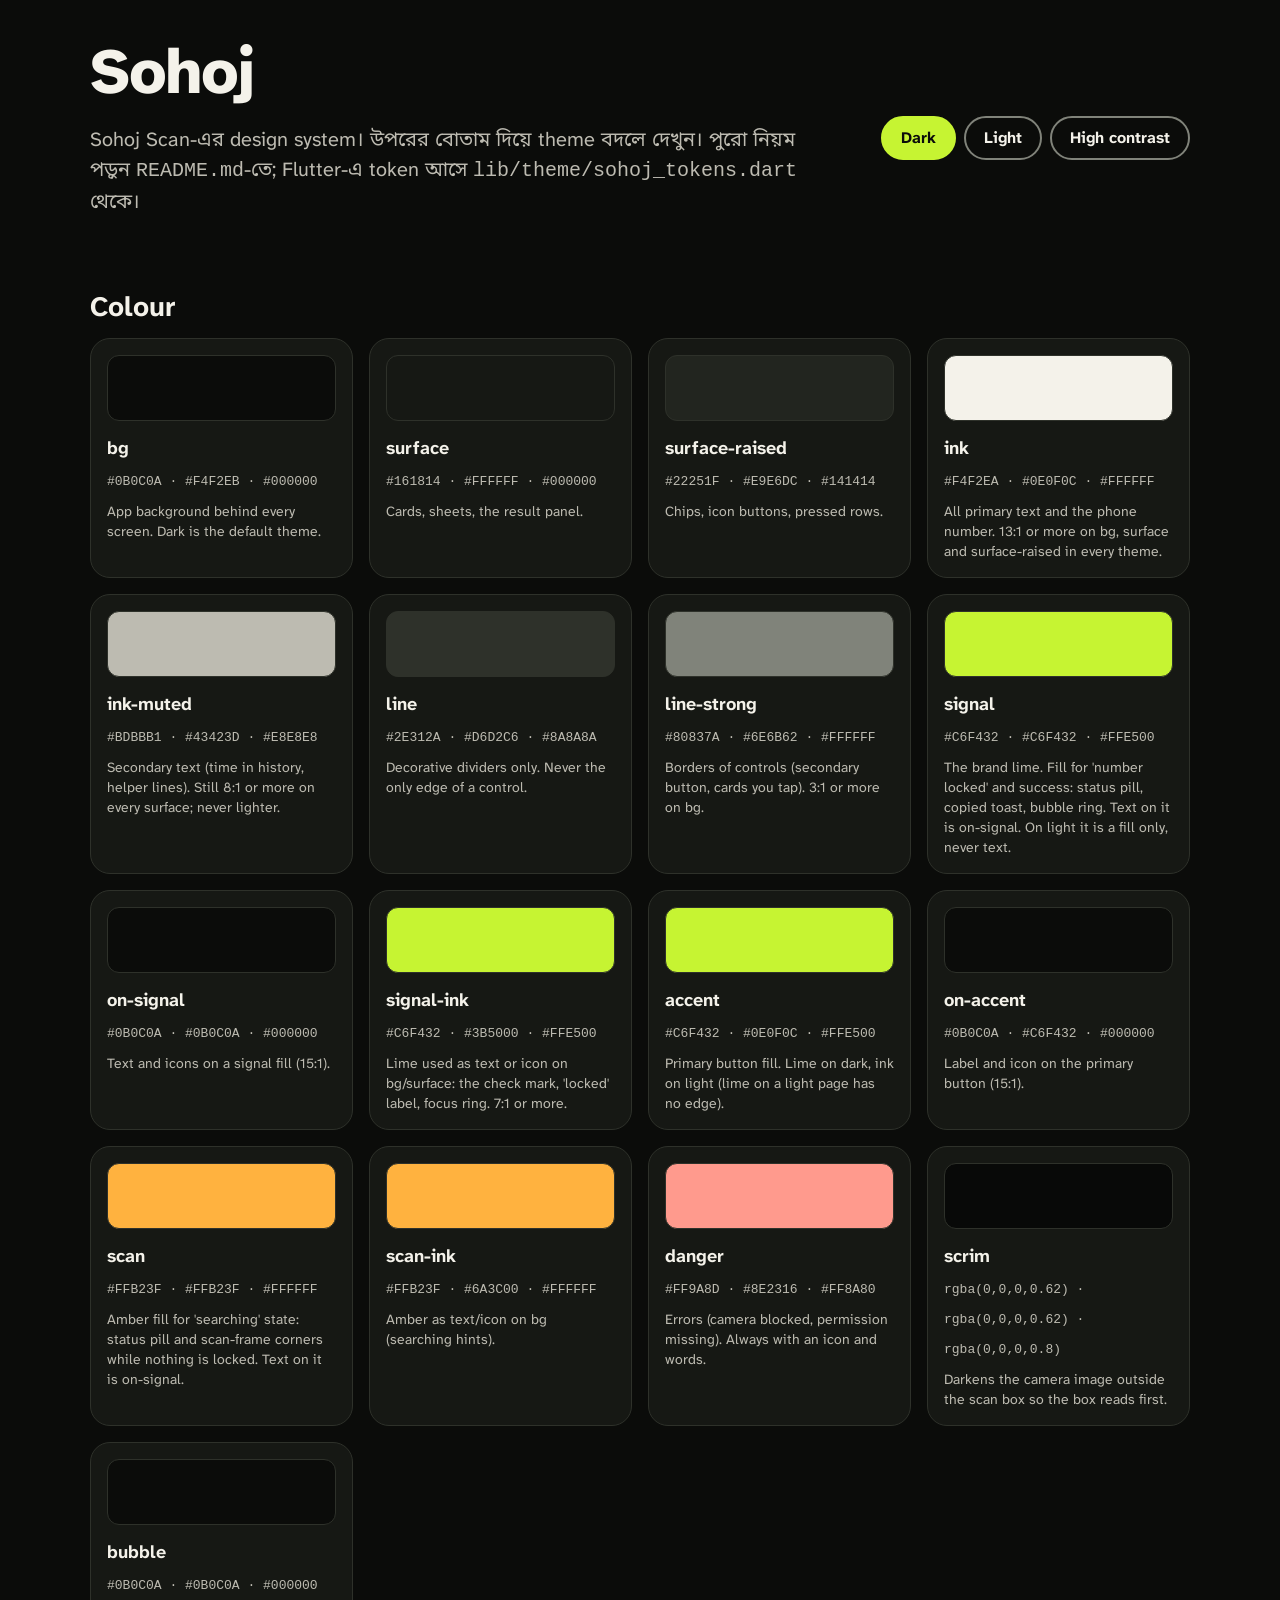
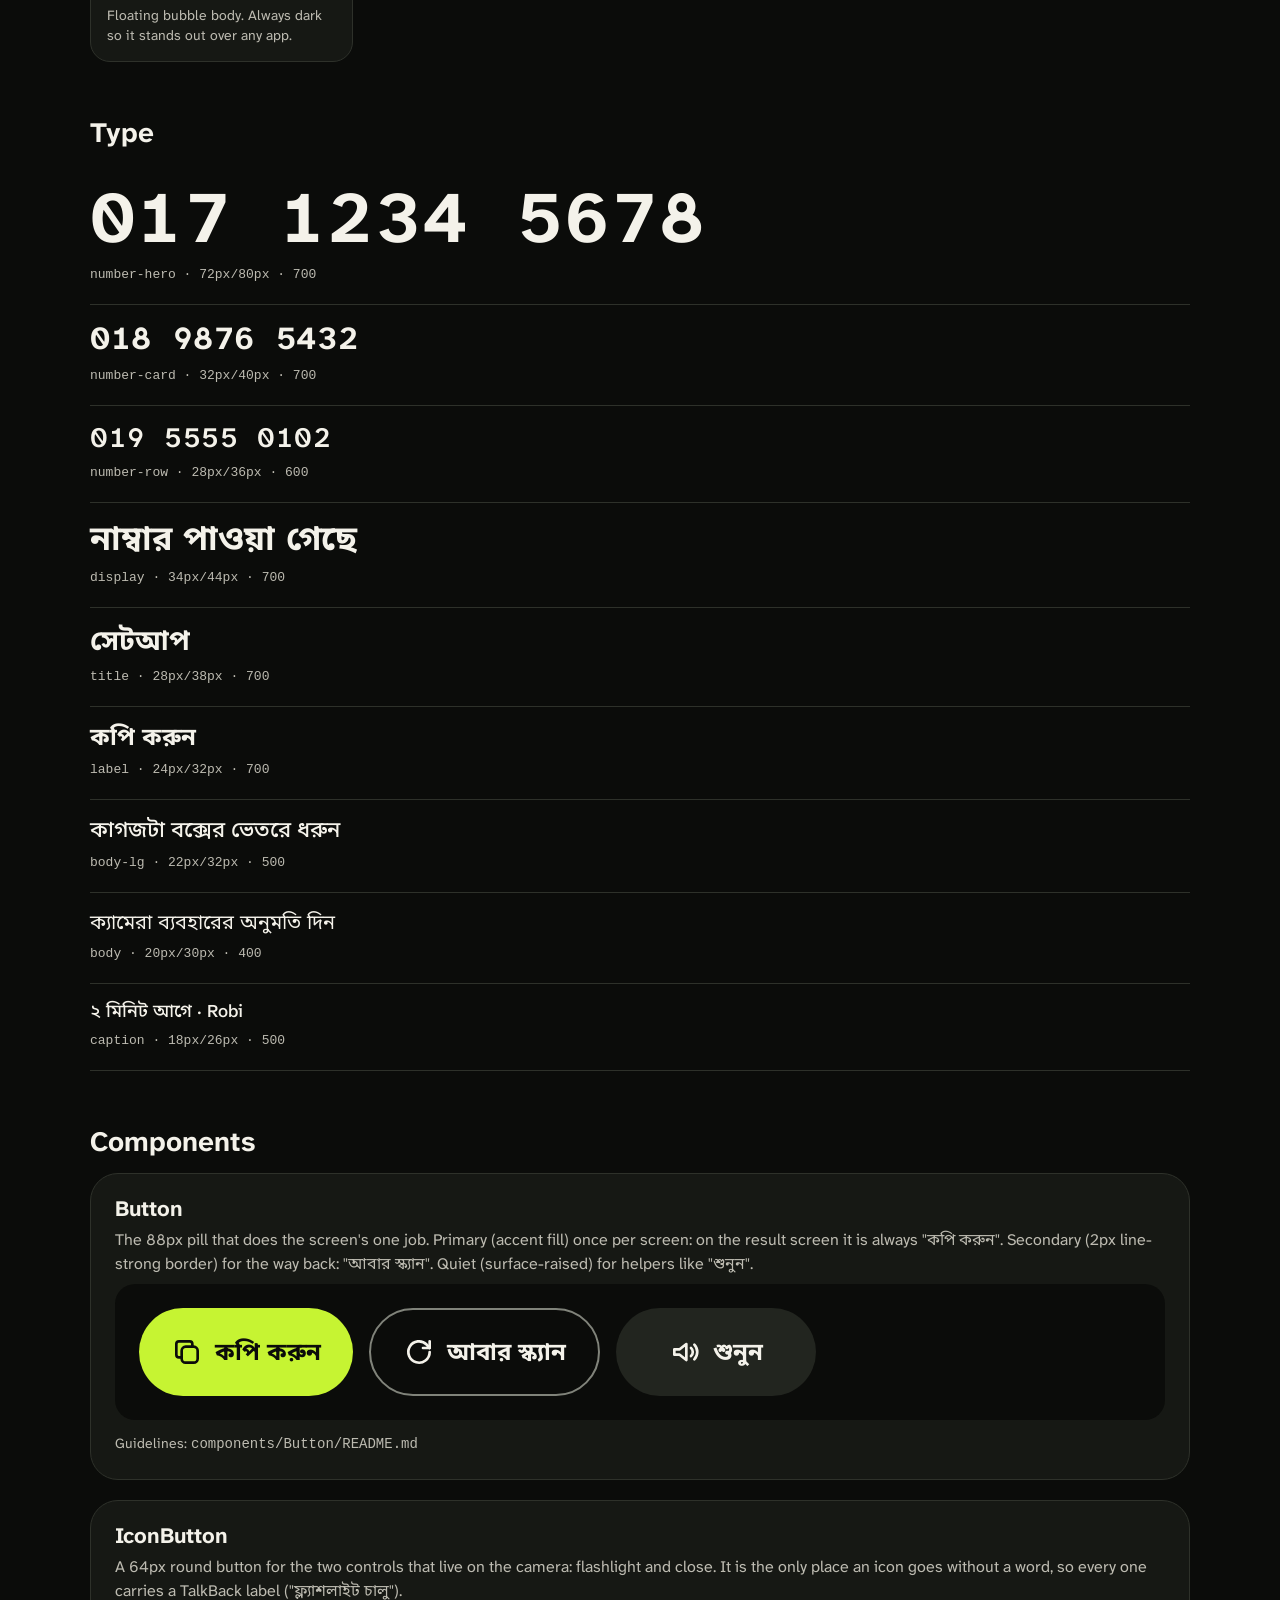
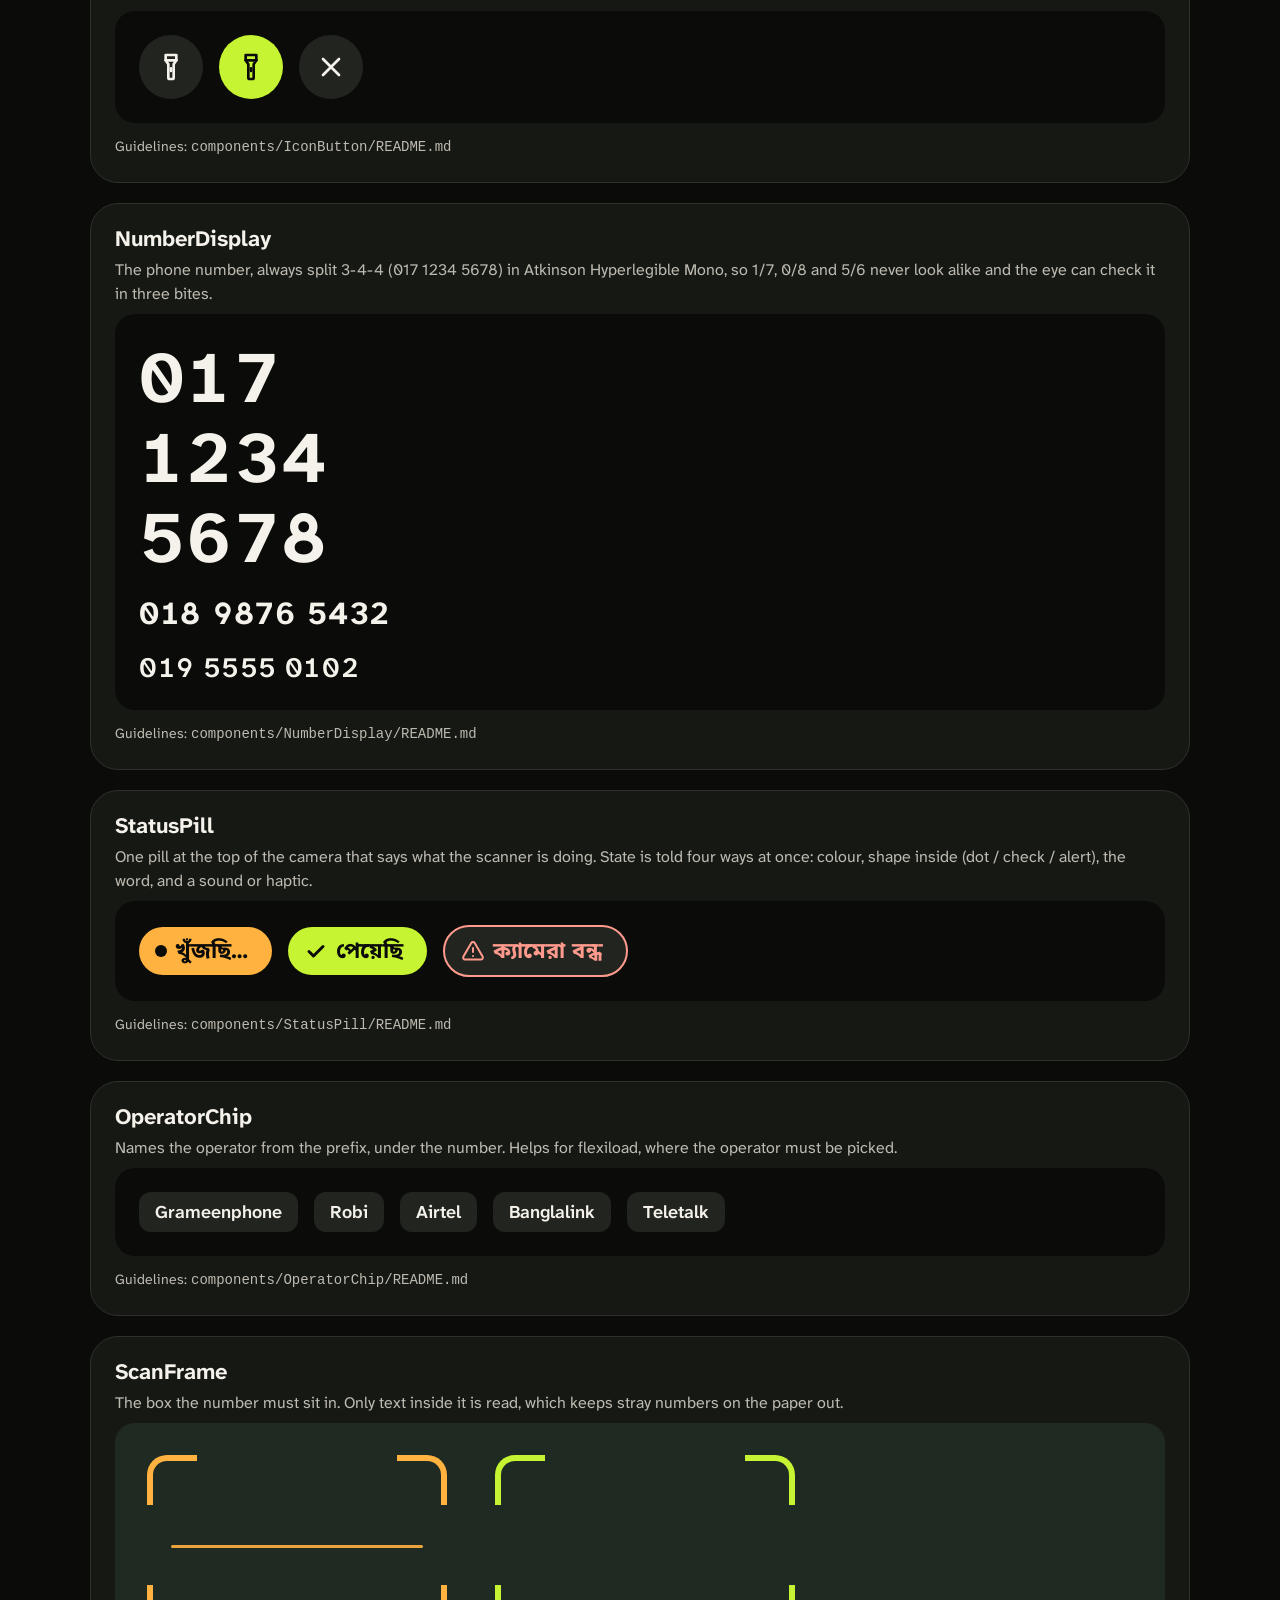
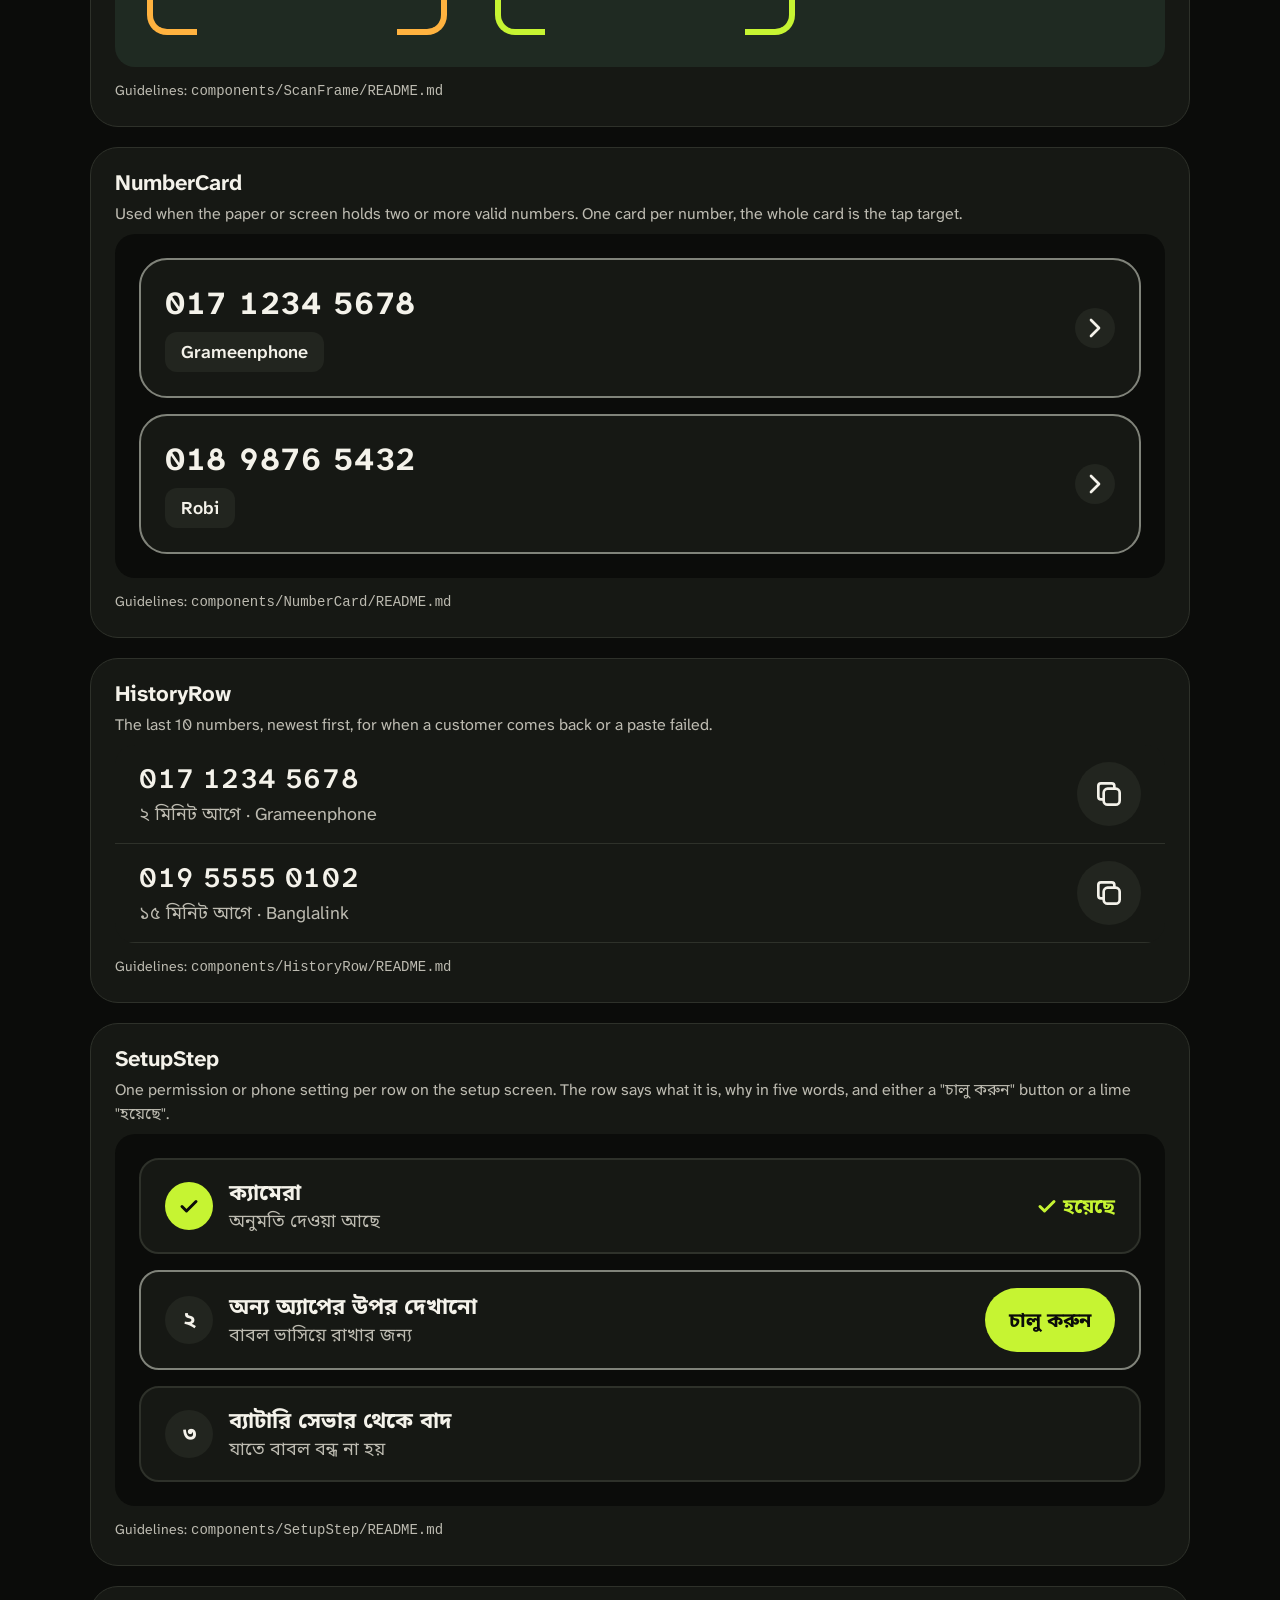
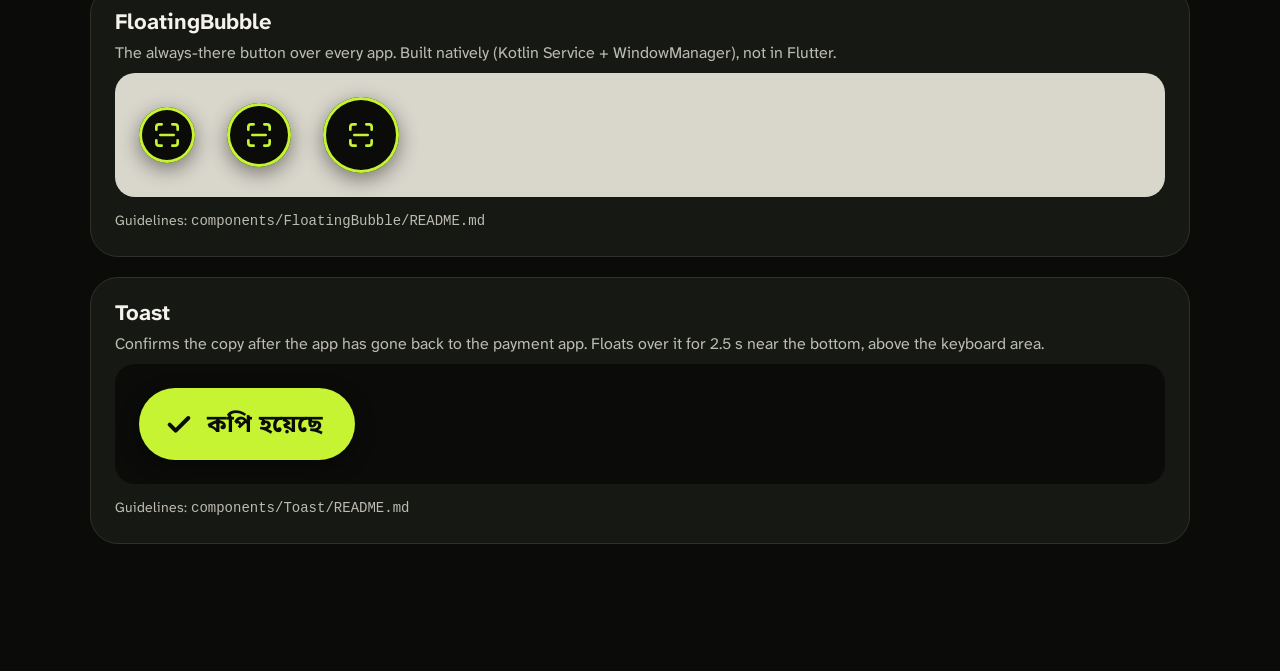
<file: docs/design-system/index.html>
<!doctype html><html lang="bn" data-theme="dark"><head><meta charset="utf-8"><meta name="viewport" content="width=device-width,initial-scale=1"><title>Sohoj — design system</title>
<link rel="stylesheet" href="tokens.css"><link rel="stylesheet" href="components/bundle.css">
<style>@font-face{font-family:"Atkinson Hyperlegible Next";font-weight:400;font-style:normal;src:url("../../assets/fonts/AtkinsonHyperlegibleNext_400Regular.ttf") format("truetype");}
@font-face{font-family:"Atkinson Hyperlegible Next";font-weight:500;font-style:normal;src:url("../../assets/fonts/AtkinsonHyperlegibleNext_500Medium.ttf") format("truetype");}
@font-face{font-family:"Atkinson Hyperlegible Next";font-weight:600;font-style:normal;src:url("../../assets/fonts/AtkinsonHyperlegibleNext_600SemiBold.ttf") format("truetype");}
@font-face{font-family:"Atkinson Hyperlegible Next";font-weight:700;font-style:normal;src:url("../../assets/fonts/AtkinsonHyperlegibleNext_700Bold.ttf") format("truetype");}
@font-face{font-family:"Atkinson Hyperlegible Next";font-weight:800;font-style:normal;src:url("../../assets/fonts/AtkinsonHyperlegibleNext_800ExtraBold.ttf") format("truetype");}
@font-face{font-family:"Atkinson Hyperlegible Mono";font-weight:400;font-style:normal;src:url("../../assets/fonts/AtkinsonHyperlegibleMono_400Regular.ttf") format("truetype");}
@font-face{font-family:"Atkinson Hyperlegible Mono";font-weight:600;font-style:normal;src:url("../../assets/fonts/AtkinsonHyperlegibleMono_600SemiBold.ttf") format("truetype");}
@font-face{font-family:"Atkinson Hyperlegible Mono";font-weight:700;font-style:normal;src:url("../../assets/fonts/AtkinsonHyperlegibleMono_700Bold.ttf") format("truetype");}
@font-face{font-family:"Noto Sans Bengali";font-weight:400;font-style:normal;src:url("../../assets/fonts/NotoSansBengali_400Regular.ttf") format("truetype");}
@font-face{font-family:"Noto Sans Bengali";font-weight:500;font-style:normal;src:url("../../assets/fonts/NotoSansBengali_500Medium.ttf") format("truetype");}
@font-face{font-family:"Noto Sans Bengali";font-weight:600;font-style:normal;src:url("../../assets/fonts/NotoSansBengali_600SemiBold.ttf") format("truetype");}
@font-face{font-family:"Noto Sans Bengali";font-weight:700;font-style:normal;src:url("../../assets/fonts/NotoSansBengali_700Bold.ttf") format("truetype");}
body{padding:0 0 80px}
.wrap{max-width:1100px;margin:0 auto;padding:40px 24px}
header.top{display:flex;justify-content:space-between;align-items:center;gap:16px;flex-wrap:wrap;margin-bottom:24px}
header.top h1{font-size:64px;line-height:1;margin:0;font-weight:800;letter-spacing:-.02em}
.tabs{display:flex;gap:8px}.tabs button{font:inherit;font-size:16px;font-weight:700;height:44px;padding:0 18px;border-radius:999px;border:2px solid var(--line-strong);background:transparent;color:var(--ink);cursor:pointer}
.tabs button.on{background:var(--accent);color:var(--on-accent);border-color:var(--accent)}
h2{font-size:28px;margin:56px 0 16px}
.lead{color:var(--ink-muted);max-width:720px}
.sws{display:grid;grid-template-columns:repeat(auto-fill,minmax(250px,1fr));gap:16px}
.sw{background:var(--surface);border:1px solid var(--line);border-radius:20px;padding:16px;display:flex;flex-direction:column;gap:4px}
.sw .chip{height:64px;border-radius:12px;border:1px solid var(--line);margin-bottom:8px}
.sw b{font-size:18px}.sw code,.ty code{font-size:13px;color:var(--ink-muted)}.sw small{font-size:14px;line-height:20px;color:var(--ink-muted)}
.ty{display:flex;flex-direction:column;gap:2px;padding:14px 0;border-bottom:1px solid var(--line)}
.comp{background:var(--surface);border:1px solid var(--line);border-radius:28px;padding:20px 24px;margin-bottom:20px}
.comp h3{margin:0;font-size:22px}.sum{margin:4px 0 8px;font-size:16px;line-height:24px;color:var(--ink-muted)}.more{font-size:14px;color:var(--ink-muted);margin:8px 0 0}
.stage-wrap{background:var(--bg);border-radius:20px;overflow:hidden}
</style></head><body><div class="wrap">
<header class="top"><div><h1>Sohoj</h1><p class="lead">Sohoj Scan-এর design system। উপরের বোতাম দিয়ে theme বদলে দেখুন। পুরো নিয়ম পড়ুন <code>README.md</code>-তে; Flutter-এ token আসে <code>lib/theme/sohoj_tokens.dart</code> থেকে।</p></div>
<div class="tabs"><button data-t="dark" class="on">Dark</button><button data-t="light" class="">Light</button><button data-t="contrast" class="">High contrast</button></div></header>
<h2>Colour</h2><div class="sws"><div class="sw"><span class="chip" style="background:var(--bg)"></span><b>bg</b><code>#0B0C0A · #F4F2EB · #000000</code><small>App background behind every screen. Dark is the default theme.</small></div><div class="sw"><span class="chip" style="background:var(--surface)"></span><b>surface</b><code>#161814 · #FFFFFF · #000000</code><small>Cards, sheets, the result panel.</small></div><div class="sw"><span class="chip" style="background:var(--surface-raised)"></span><b>surface-raised</b><code>#22251F · #E9E6DC · #141414</code><small>Chips, icon buttons, pressed rows.</small></div><div class="sw"><span class="chip" style="background:var(--ink)"></span><b>ink</b><code>#F4F2EA · #0E0F0C · #FFFFFF</code><small>All primary text and the phone number. 13:1 or more on bg, surface and surface-raised in every theme.</small></div><div class="sw"><span class="chip" style="background:var(--ink-muted)"></span><b>ink-muted</b><code>#BDBBB1 · #43423D · #E8E8E8</code><small>Secondary text (time in history, helper lines). Still 8:1 or more on every surface; never lighter.</small></div><div class="sw"><span class="chip" style="background:var(--line)"></span><b>line</b><code>#2E312A · #D6D2C6 · #8A8A8A</code><small>Decorative dividers only. Never the only edge of a control.</small></div><div class="sw"><span class="chip" style="background:var(--line-strong)"></span><b>line-strong</b><code>#80837A · #6E6B62 · #FFFFFF</code><small>Borders of controls (secondary button, cards you tap). 3:1 or more on bg.</small></div><div class="sw"><span class="chip" style="background:var(--signal)"></span><b>signal</b><code>#C6F432 · #C6F432 · #FFE500</code><small>The brand lime. Fill for 'number locked' and success: status pill, copied toast, bubble ring. Text on it is on-signal. On light it is a fill only, never text.</small></div><div class="sw"><span class="chip" style="background:var(--on-signal)"></span><b>on-signal</b><code>#0B0C0A · #0B0C0A · #000000</code><small>Text and icons on a signal fill (15:1).</small></div><div class="sw"><span class="chip" style="background:var(--signal-ink)"></span><b>signal-ink</b><code>#C6F432 · #3B5000 · #FFE500</code><small>Lime used as text or icon on bg/surface: the check mark, 'locked' label, focus ring. 7:1 or more.</small></div><div class="sw"><span class="chip" style="background:var(--accent)"></span><b>accent</b><code>#C6F432 · #0E0F0C · #FFE500</code><small>Primary button fill. Lime on dark, ink on light (lime on a light page has no edge).</small></div><div class="sw"><span class="chip" style="background:var(--on-accent)"></span><b>on-accent</b><code>#0B0C0A · #C6F432 · #000000</code><small>Label and icon on the primary button (15:1).</small></div><div class="sw"><span class="chip" style="background:var(--scan)"></span><b>scan</b><code>#FFB23F · #FFB23F · #FFFFFF</code><small>Amber fill for 'searching' state: status pill and scan-frame corners while nothing is locked. Text on it is on-signal.</small></div><div class="sw"><span class="chip" style="background:var(--scan-ink)"></span><b>scan-ink</b><code>#FFB23F · #6A3C00 · #FFFFFF</code><small>Amber as text/icon on bg (searching hints).</small></div><div class="sw"><span class="chip" style="background:var(--danger)"></span><b>danger</b><code>#FF9A8D · #8E2316 · #FF8A80</code><small>Errors (camera blocked, permission missing). Always with an icon and words.</small></div><div class="sw"><span class="chip" style="background:var(--scrim)"></span><b>scrim</b><code>rgba(0,0,0,0.62) · rgba(0,0,0,0.62) · rgba(0,0,0,0.8)</code><small>Darkens the camera image outside the scan box so the box reads first.</small></div><div class="sw"><span class="chip" style="background:var(--bubble)"></span><b>bubble</b><code>#0B0C0A · #0B0C0A · #000000</code><small>Floating bubble body. Always dark so it stands out over any app.</small></div></div>
<h2>Type</h2><div class="ty"><span class="number-hero">017 1234 5678</span><code>number-hero · 72px/80px · 700</code></div><div class="ty"><span class="number-card">018 9876 5432</span><code>number-card · 32px/40px · 700</code></div><div class="ty"><span class="number-row">019 5555 0102</span><code>number-row · 28px/36px · 600</code></div><div class="ty"><span class="display">নাম্বার পাওয়া গেছে</span><code>display · 34px/44px · 700</code></div><div class="ty"><span class="title">সেটআপ</span><code>title · 28px/38px · 700</code></div><div class="ty"><span class="label">কপি করুন</span><code>label · 24px/32px · 700</code></div><div class="ty"><span class="body-lg">কাগজটা বক্সের ভেতরে ধরুন</span><code>body-lg · 22px/32px · 500</code></div><div class="ty"><span class="body">ক্যামেরা ব্যবহারের অনুমতি দিন</span><code>body · 20px/30px · 400</code></div><div class="ty"><span class="caption">২ মিনিট আগে · Robi</span><code>caption · 18px/26px · 500</code></div>
<h2>Components</h2><section class="comp"><h3>Button</h3><p class="sum">The 88px pill that does the screen's one job. Primary (accent fill) once per screen: on the result screen it is always "কপি করুন". Secondary (2px line-strong border) for the way back: "আবার স্ক্যান". Quiet (surface-raised) for helpers like "শুনুন".</p><div class="stage-wrap"><div class="sj-stage row"><button class="sj-btn primary"><svg class="sj-icon" viewBox="0 0 24 24" fill="none" stroke="currentColor" stroke-width="2" stroke-linecap="round" stroke-linejoin="round" aria-hidden="true"><rect x="8" y="8" width="12" height="12" rx="3"/><path d="M16 8V6a2 2 0 0 0-2-2H6a2 2 0 0 0-2 2v8a2 2 0 0 0 2 2h2"/></svg>কপি করুন</button><button class="sj-btn secondary"><svg class="sj-icon" viewBox="0 0 24 24" fill="none" stroke="currentColor" stroke-width="2" stroke-linecap="round" stroke-linejoin="round" aria-hidden="true"><path d="M20 12a8 8 0 1 1-2.3-5.6L20 9"/><path d="M20 4v5h-5"/></svg>আবার স্ক্যান</button><button class="sj-btn quiet"><svg class="sj-icon" viewBox="0 0 24 24" fill="none" stroke="currentColor" stroke-width="2" stroke-linecap="round" stroke-linejoin="round" aria-hidden="true"><path d="M4 10v4h4l5 4V6L8 10z"/><path d="M16.5 9a4 4 0 0 1 0 6M19 6.5a8 8 0 0 1 0 11"/></svg>শুনুন</button></div>
</div><p class="more">Guidelines: <code>components/Button/README.md</code></p></section><section class="comp"><h3>IconButton</h3><p class="sum">A 64px round button for the two controls that live on the camera: flashlight and close. It is the only place an icon goes without a word, so every one carries a TalkBack label ("ফ্ল্যাশলাইট চালু").</p><div class="stage-wrap"><div class="sj-stage row"><button class="sj-iconbtn" aria-label="ফ্ল্যাশলাইট চালু"><svg class="sj-icon" viewBox="0 0 24 24" fill="none" stroke="currentColor" stroke-width="2" stroke-linecap="round" stroke-linejoin="round" aria-hidden="true"><path d="M8 3h8v4l-2 3v10a1 1 0 0 1-1 1h-2a1 1 0 0 1-1-1V10L8 7z"/><path d="M8 7h8"/><path d="M12 13v2"/></svg></button><button class="sj-iconbtn on" aria-label="ফ্ল্যাশলাইট বন্ধ"><svg class="sj-icon" viewBox="0 0 24 24" fill="none" stroke="currentColor" stroke-width="2" stroke-linecap="round" stroke-linejoin="round" aria-hidden="true"><path d="M8 3h8v4l-2 3v10a1 1 0 0 1-1 1h-2a1 1 0 0 1-1-1V10L8 7z"/><path d="M8 7h8"/><path d="M12 13v2"/></svg></button><button class="sj-iconbtn" aria-label="বন্ধ করুন"><svg class="sj-icon" viewBox="0 0 24 24" fill="none" stroke="currentColor" stroke-width="2" stroke-linecap="round" stroke-linejoin="round" aria-hidden="true"><path d="M6 6l12 12M18 6L6 18"/></svg></button></div>
</div><p class="more">Guidelines: <code>components/IconButton/README.md</code></p></section><section class="comp"><h3>NumberDisplay</h3><p class="sum">The phone number, always split 3-4-4 (017 1234 5678) in Atkinson Hyperlegible Mono, so 1/7, 0/8 and 5/6 never look alike and the eye can check it in three bites.</p><div class="stage-wrap"><div class="sj-stage"><div class="sj-number hero" aria-label="0 1 7 1 2 3 4 5 6 7 8"><span>017</span><span>1234</span><span>5678</span></div><div class="sj-number card" aria-label="0 1 8 9 8 7 6 5 4 3 2"><span>018</span><span>9876</span><span>5432</span></div><div class="sj-number row" aria-label="0 1 9 5 5 5 5 0 1 0 2"><span>019</span><span>5555</span><span>0102</span></div></div>
</div><p class="more">Guidelines: <code>components/NumberDisplay/README.md</code></p></section><section class="comp"><h3>StatusPill</h3><p class="sum">One pill at the top of the camera that says what the scanner is doing. State is told four ways at once: colour, shape inside (dot / check / alert), the word, and a sound or haptic.</p><div class="stage-wrap"><div class="sj-stage row"><span class="sj-pill searching"><span class="dot"></span>খুঁজছি…</span><span class="sj-pill locked"><svg class="sj-icon sm" viewBox="0 0 24 24" fill="none" stroke="currentColor" stroke-width="3" stroke-linecap="round" stroke-linejoin="round" aria-hidden="true"><path d="M5 12.5l4.5 4.5L19 7.5"/></svg>পেয়েছি</span><span class="sj-pill error"><svg class="sj-icon sm" viewBox="0 0 24 24" fill="none" stroke="currentColor" stroke-width="2" stroke-linecap="round" stroke-linejoin="round" aria-hidden="true"><path d="M12 9v4M12 17h.01"/><path d="M10.3 3.9L2.4 17.5A2 2 0 0 0 4.1 20.5h15.8a2 2 0 0 0 1.7-3L13.7 3.9a2 2 0 0 0-3.4 0z"/></svg>ক্যামেরা বন্ধ</span></div>
</div><p class="more">Guidelines: <code>components/StatusPill/README.md</code></p></section><section class="comp"><h3>OperatorChip</h3><p class="sum">Names the operator from the prefix, under the number. Helps for flexiload, where the operator must be picked.</p><div class="stage-wrap"><div class="sj-stage row"><span class="sj-chip">Grameenphone</span><span class="sj-chip">Robi</span><span class="sj-chip">Airtel</span><span class="sj-chip">Banglalink</span><span class="sj-chip">Teletalk</span></div>
</div><p class="more">Guidelines: <code>components/OperatorChip/README.md</code></p></section><section class="comp"><h3>ScanFrame</h3><p class="sum">The box the number must sit in. Only text inside it is read, which keeps stray numbers on the paper out.</p><div class="stage-wrap"><div class="sj-stage row" style="background:#1f2a22;gap:48px;padding:32px"><div class="sj-frame"><i></i><i></i><i></i><i></i><span class="line"></span></div><div class="sj-frame locked"><i></i><i></i><i></i><i></i></div></div>
</div><p class="more">Guidelines: <code>components/ScanFrame/README.md</code></p></section><section class="comp"><h3>NumberCard</h3><p class="sum">Used when the paper or screen holds two or more valid numbers. One card per number, the whole card is the tap target.</p><div class="stage-wrap"><div class="sj-stage"><div class="sj-card" tabindex="0"><div class="meta"><div class="sj-number card" aria-label="0 1 7 1 2 3 4 5 6 7 8"><span>017</span><span>1234</span><span>5678</span></div><span class="sj-chip" style="align-self:flex-start">Grameenphone</span></div><span class="go"><svg class="sj-icon" viewBox="0 0 24 24" fill="none" stroke="currentColor" stroke-width="2" stroke-linecap="round" stroke-linejoin="round" aria-hidden="true"><path d="M9 6l6 6-6 6"/></svg></span></div><div class="sj-card" tabindex="0"><div class="meta"><div class="sj-number card" aria-label="0 1 8 9 8 7 6 5 4 3 2"><span>018</span><span>9876</span><span>5432</span></div><span class="sj-chip" style="align-self:flex-start">Robi</span></div><span class="go"><svg class="sj-icon" viewBox="0 0 24 24" fill="none" stroke="currentColor" stroke-width="2" stroke-linecap="round" stroke-linejoin="round" aria-hidden="true"><path d="M9 6l6 6-6 6"/></svg></span></div></div>
</div><p class="more">Guidelines: <code>components/NumberCard/README.md</code></p></section><section class="comp"><h3>HistoryRow</h3><p class="sum">The last 10 numbers, newest first, for when a customer comes back or a paste failed.</p><div class="stage-wrap"><div style="background:var(--surface)"><div class="sj-row"><div class="meta"><div class="sj-number row" aria-label="0 1 7 1 2 3 4 5 6 7 8"><span>017</span><span>1234</span><span>5678</span></div><span class="time">২ মিনিট আগে · Grameenphone</span></div><button class="sj-iconbtn" aria-label="কপি"><svg class="sj-icon" viewBox="0 0 24 24" fill="none" stroke="currentColor" stroke-width="2" stroke-linecap="round" stroke-linejoin="round" aria-hidden="true"><rect x="8" y="8" width="12" height="12" rx="3"/><path d="M16 8V6a2 2 0 0 0-2-2H6a2 2 0 0 0-2 2v8a2 2 0 0 0 2 2h2"/></svg></button></div><div class="sj-row"><div class="meta"><div class="sj-number row" aria-label="0 1 9 5 5 5 5 0 1 0 2"><span>019</span><span>5555</span><span>0102</span></div><span class="time">১৫ মিনিট আগে · Banglalink</span></div><button class="sj-iconbtn" aria-label="কপি"><svg class="sj-icon" viewBox="0 0 24 24" fill="none" stroke="currentColor" stroke-width="2" stroke-linecap="round" stroke-linejoin="round" aria-hidden="true"><rect x="8" y="8" width="12" height="12" rx="3"/><path d="M16 8V6a2 2 0 0 0-2-2H6a2 2 0 0 0-2 2v8a2 2 0 0 0 2 2h2"/></svg></button></div></div>
</div><p class="more">Guidelines: <code>components/HistoryRow/README.md</code></p></section><section class="comp"><h3>SetupStep</h3><p class="sum">One permission or phone setting per row on the setup screen. The row says what it is, why in five words, and either a "চালু করুন" button or a lime "হয়েছে".</p><div class="stage-wrap"><div class="sj-stage"><div class="sj-step done"><span class="n"><svg class="sj-icon sm" viewBox="0 0 24 24" fill="none" stroke="currentColor" stroke-width="3" stroke-linecap="round" stroke-linejoin="round" aria-hidden="true"><path d="M5 12.5l4.5 4.5L19 7.5"/></svg></span><div class="txt"><b>ক্যামেরা</b><span>অনুমতি দেওয়া আছে</span></div><span class="ok"><svg class="sj-icon sm" viewBox="0 0 24 24" fill="none" stroke="currentColor" stroke-width="3" stroke-linecap="round" stroke-linejoin="round" aria-hidden="true"><path d="M5 12.5l4.5 4.5L19 7.5"/></svg>হয়েছে</span></div><div class="sj-step todo"><span class="n">২</span><div class="txt"><b>অন্য অ্যাপের উপর দেখানো</b><span>বাবল ভাসিয়ে রাখার জন্য</span></div><button class="act">চালু করুন</button></div><div class="sj-step"><span class="n">৩</span><div class="txt"><b>ব্যাটারি সেভার থেকে বাদ</b><span>যাতে বাবল বন্ধ না হয়</span></div></div></div>
</div><p class="more">Guidelines: <code>components/SetupStep/README.md</code></p></section><section class="comp"><h3>FloatingBubble</h3><p class="sum">The always-there button over every app. Built natively (Kotlin Service + WindowManager), not in Flutter.</p><div class="stage-wrap"><div class="sj-stage row" style="background:#d9d6cc;gap:32px"><div class="sj-bubble sm"><svg class="sj-icon" viewBox="0 0 24 24" fill="none" stroke="currentColor" stroke-width="2" stroke-linecap="round" stroke-linejoin="round" aria-hidden="true"><path d="M4 8V6a2 2 0 0 1 2-2h2M16 4h2a2 2 0 0 1 2 2v2M20 16v2a2 2 0 0 1-2 2h-2M8 20H6a2 2 0 0 1-2-2v-2"/><path d="M7 12h10"/></svg></div><div class="sj-bubble "><svg class="sj-icon" viewBox="0 0 24 24" fill="none" stroke="currentColor" stroke-width="2" stroke-linecap="round" stroke-linejoin="round" aria-hidden="true"><path d="M4 8V6a2 2 0 0 1 2-2h2M16 4h2a2 2 0 0 1 2 2v2M20 16v2a2 2 0 0 1-2 2h-2M8 20H6a2 2 0 0 1-2-2v-2"/><path d="M7 12h10"/></svg></div><div class="sj-bubble lg"><svg class="sj-icon" viewBox="0 0 24 24" fill="none" stroke="currentColor" stroke-width="2" stroke-linecap="round" stroke-linejoin="round" aria-hidden="true"><path d="M4 8V6a2 2 0 0 1 2-2h2M16 4h2a2 2 0 0 1 2 2v2M20 16v2a2 2 0 0 1-2 2h-2M8 20H6a2 2 0 0 1-2-2v-2"/><path d="M7 12h10"/></svg></div></div>
</div><p class="more">Guidelines: <code>components/FloatingBubble/README.md</code></p></section><section class="comp"><h3>Toast</h3><p class="sum">Confirms the copy after the app has gone back to the payment app. Floats over it for 2.5 s near the bottom, above the keyboard area.</p><div class="stage-wrap"><div class="sj-stage row"><span class="sj-toast"><svg class="sj-icon" viewBox="0 0 24 24" fill="none" stroke="currentColor" stroke-width="3" stroke-linecap="round" stroke-linejoin="round" aria-hidden="true"><path d="M5 12.5l4.5 4.5L19 7.5"/></svg>কপি হয়েছে</span></div>
</div><p class="more">Guidelines: <code>components/Toast/README.md</code></p></section>
</div><script>
document.querySelectorAll('.tabs button').forEach(b=>b.onclick=()=>{document.documentElement.dataset.theme=b.dataset.t;document.querySelectorAll('.tabs button').forEach(x=>x.classList.toggle('on',x===b));});
</script></body></html>
</file>
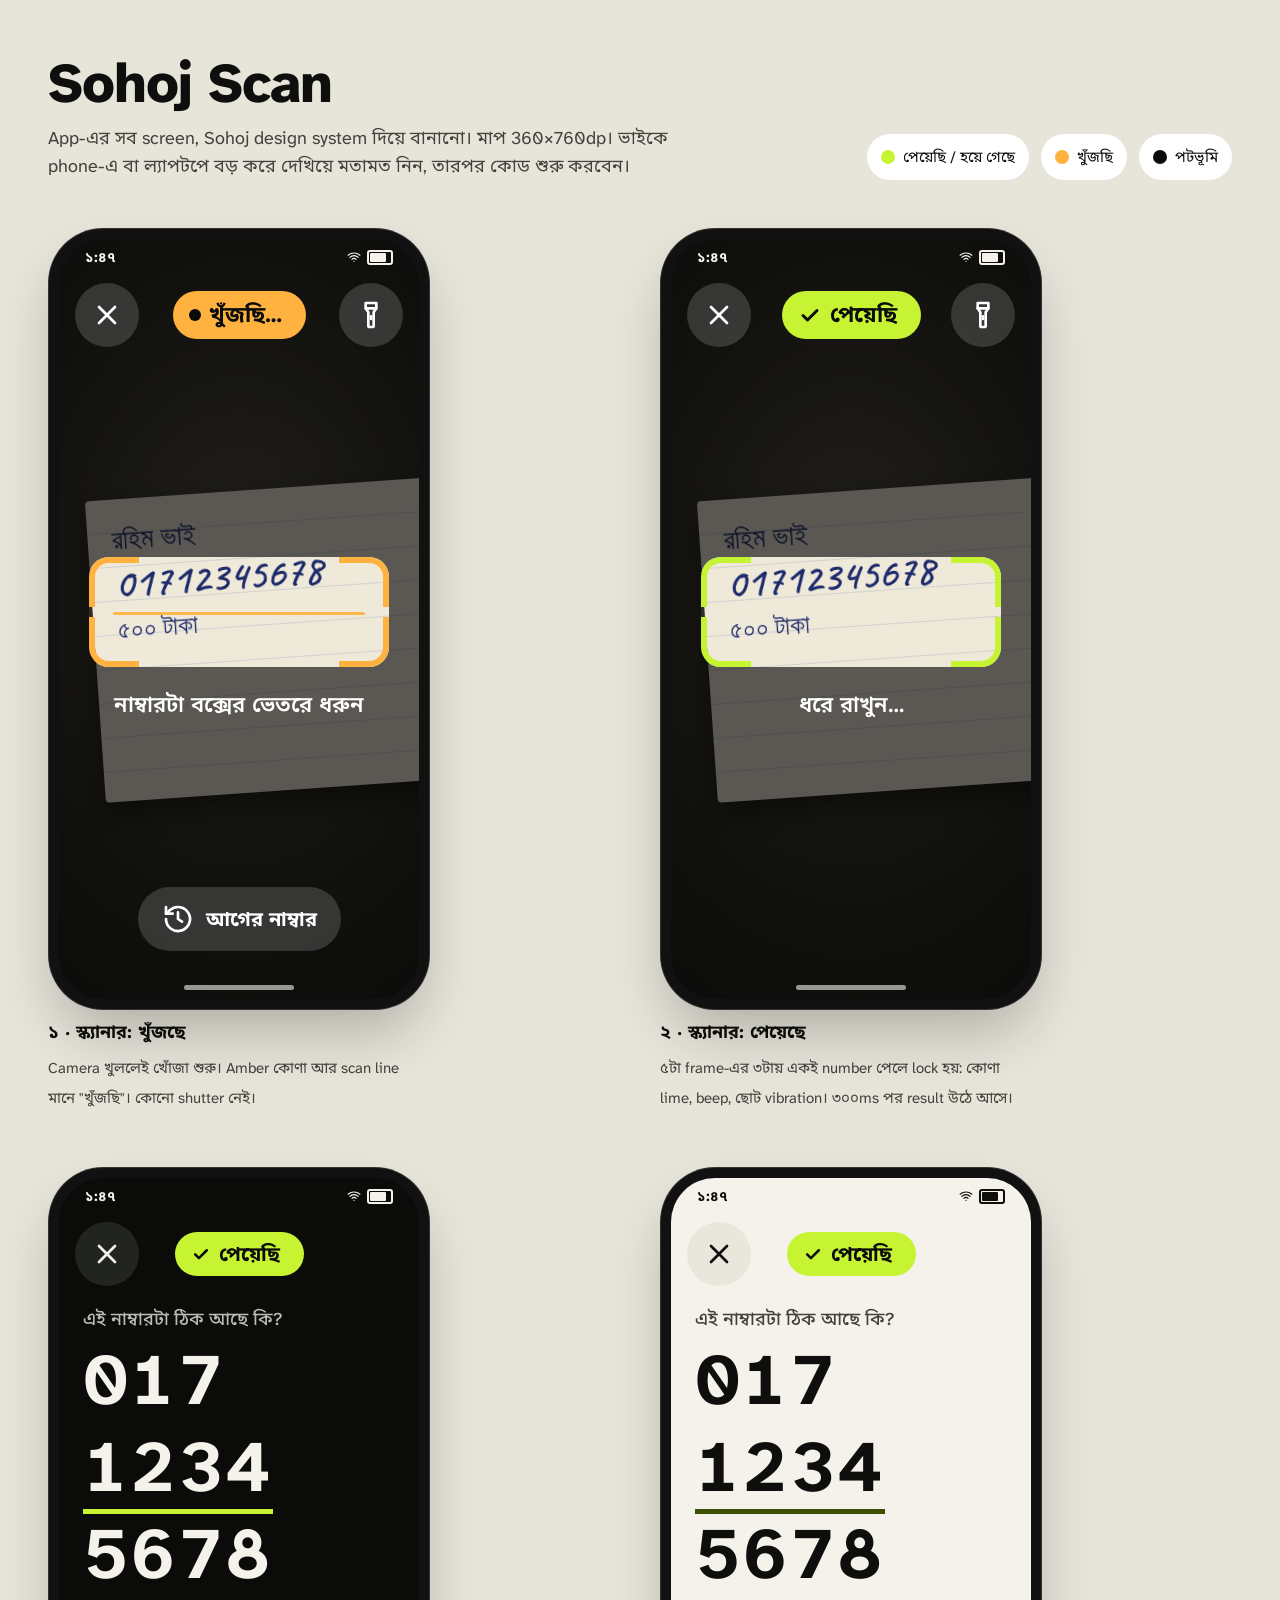
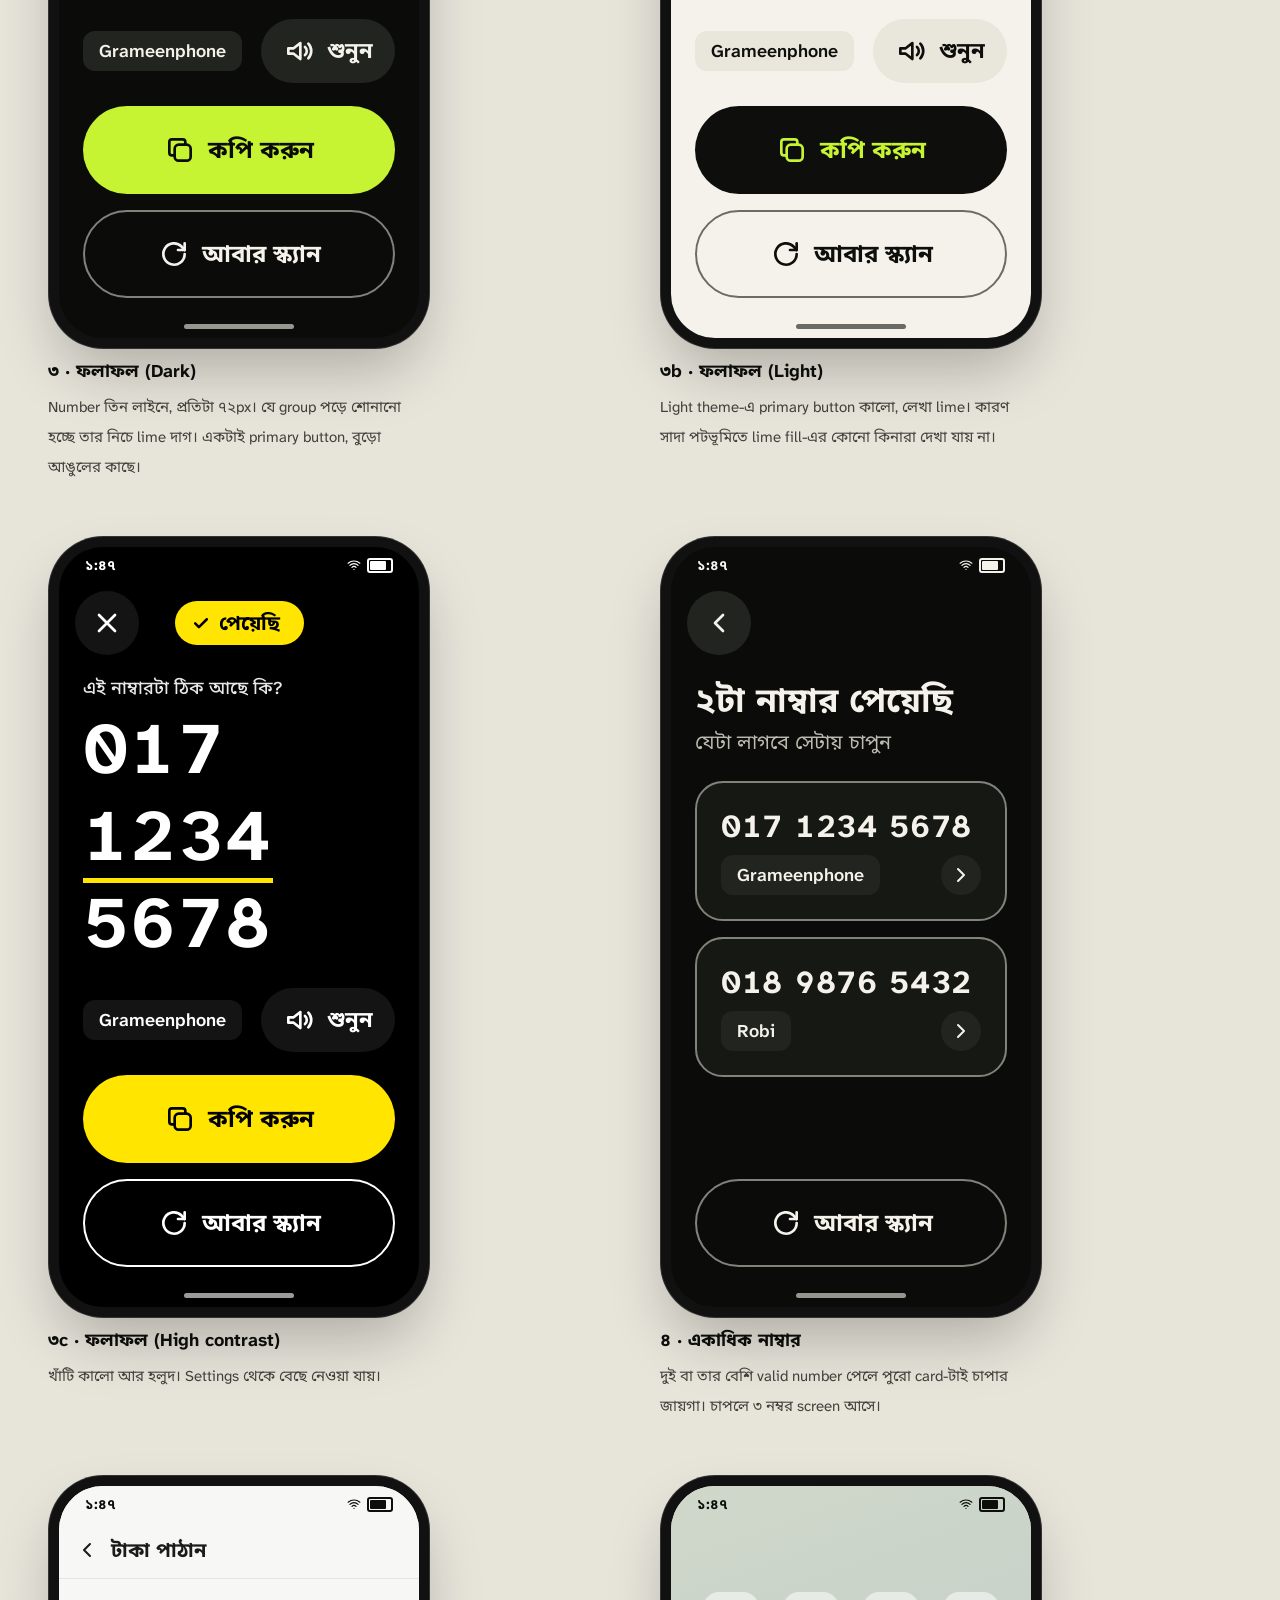
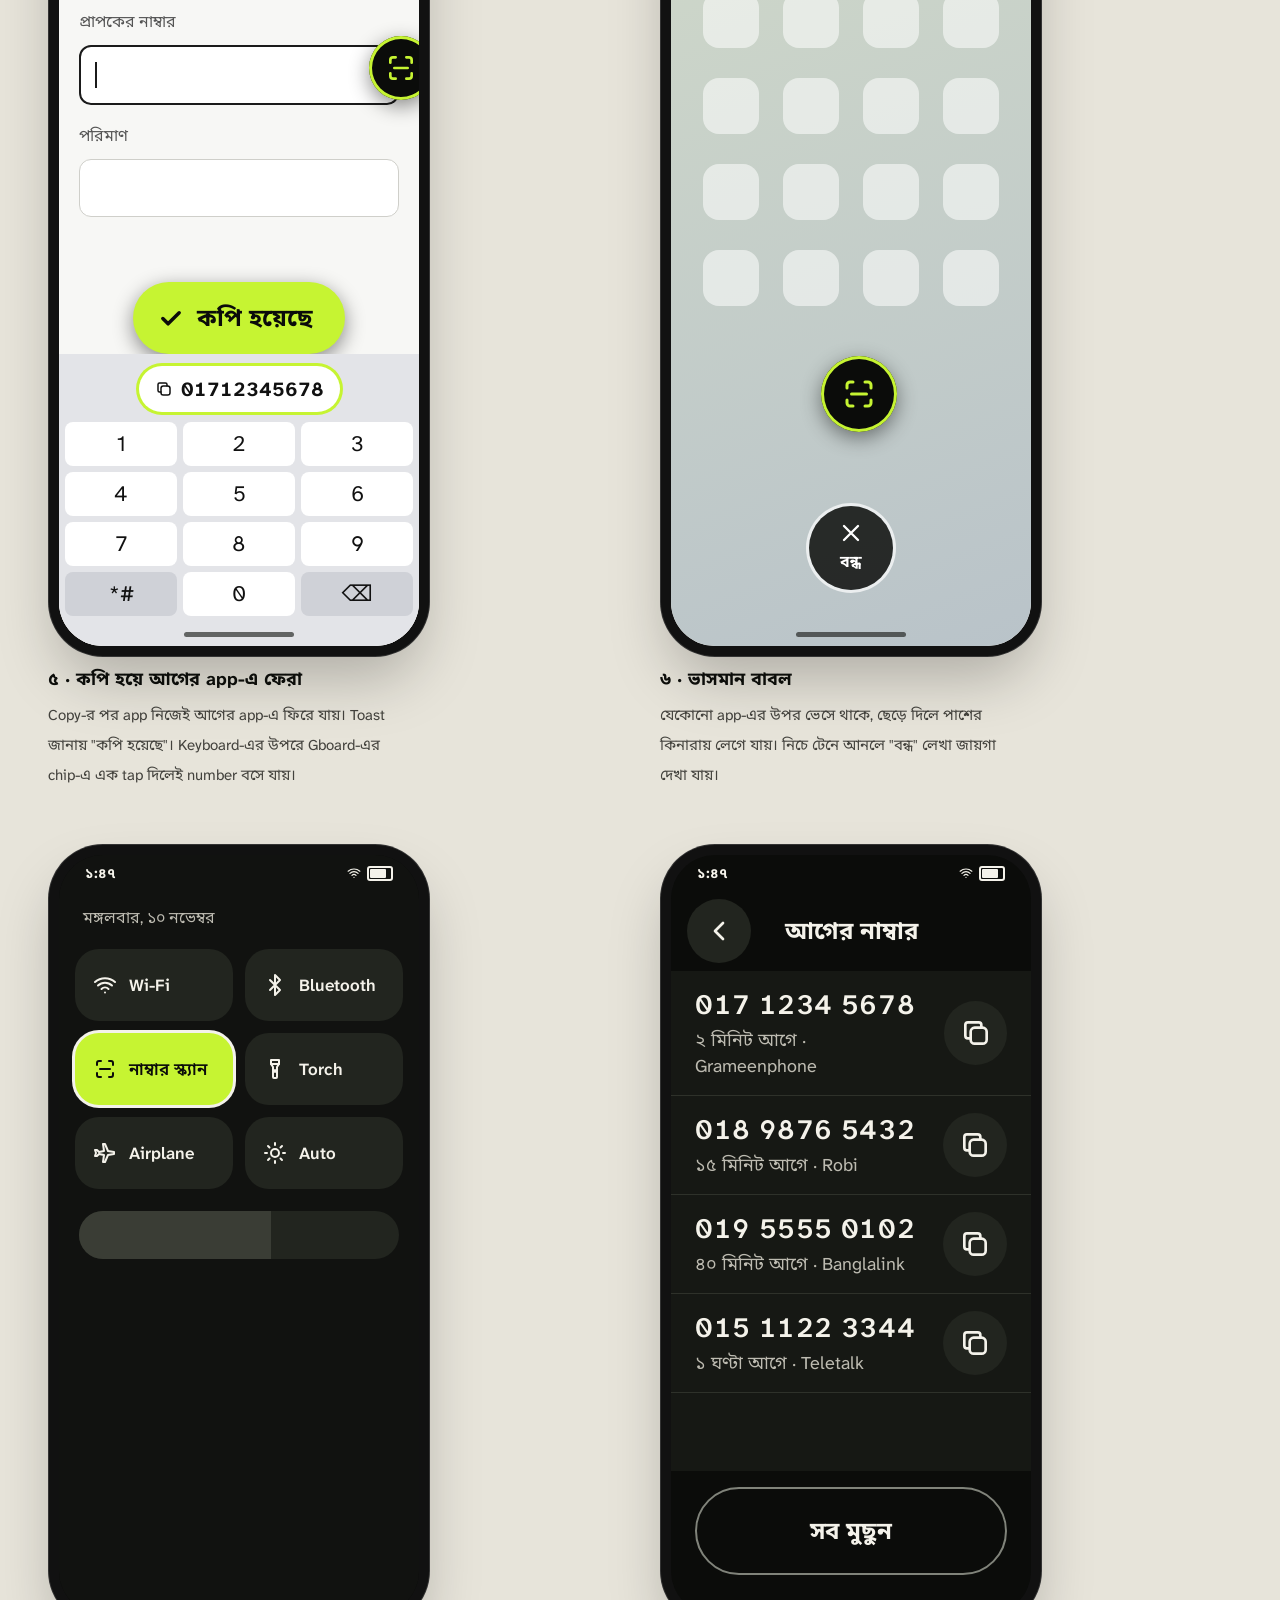
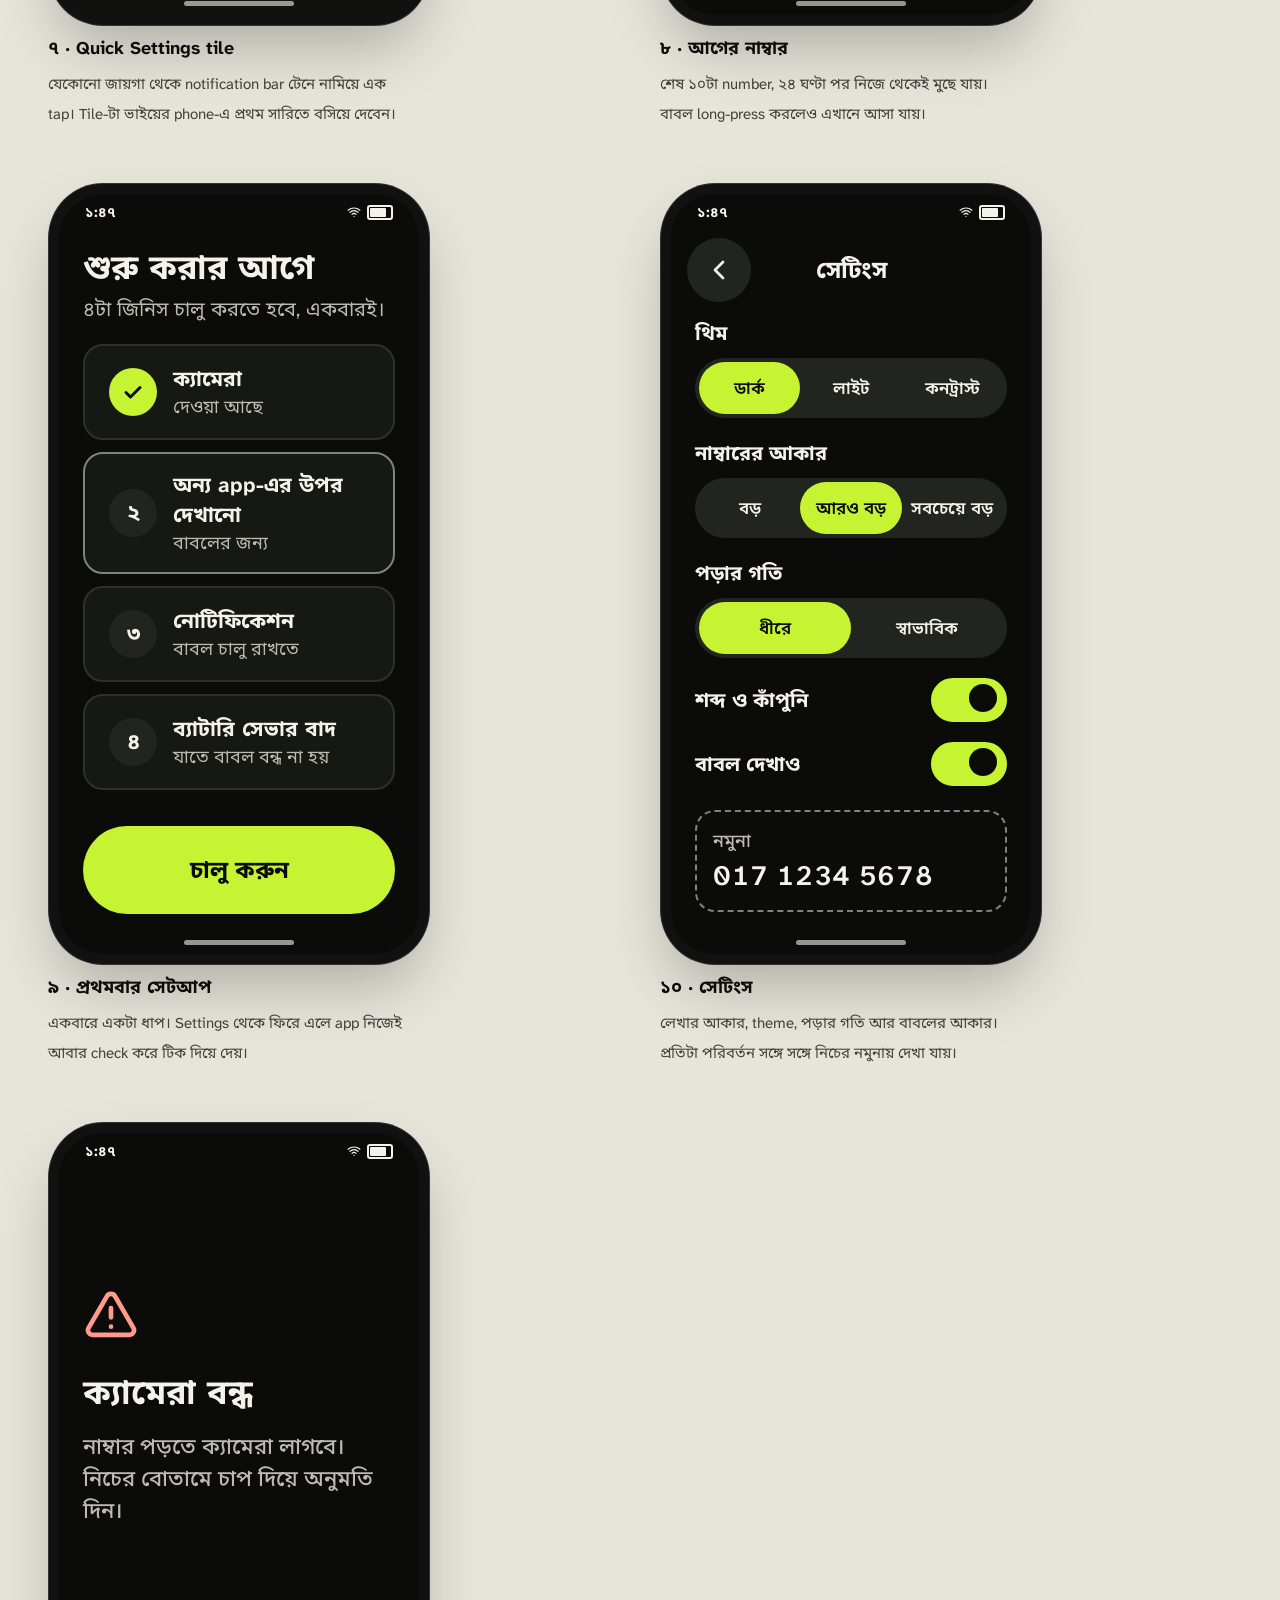
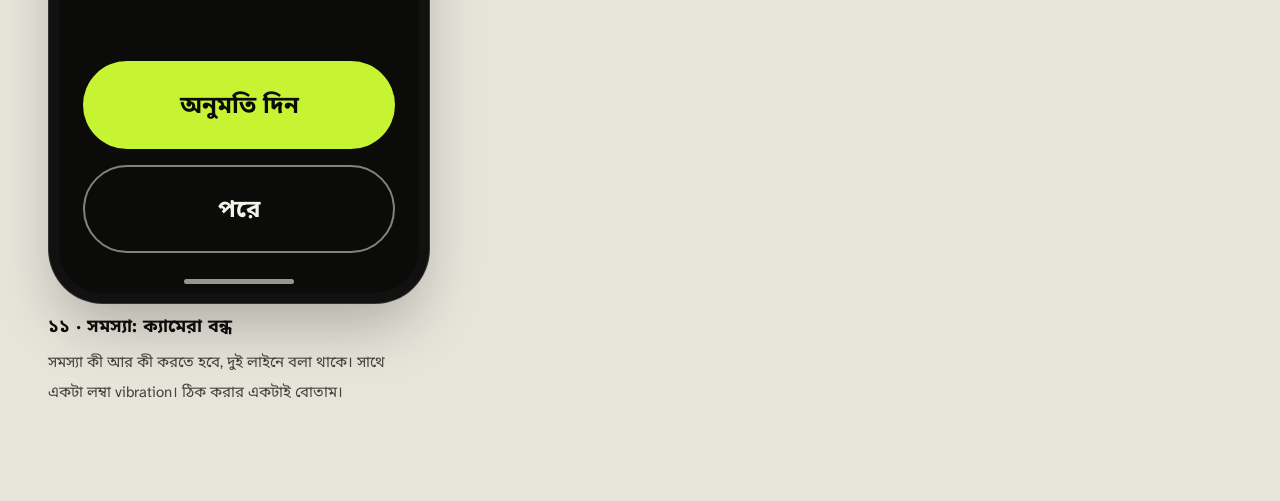
<file: design/screens.html>
<!doctype html><html lang="bn"><head><meta charset="utf-8"><meta name="viewport" content="width=device-width,initial-scale=1"><title>Sohoj Scan — Screens</title>
<style>@font-face{font-family:"Atkinson Hyperlegible Next";font-weight:400;font-style:normal;src:url("../assets/fonts/AtkinsonHyperlegibleNext_400Regular.ttf") format("truetype");}
@font-face{font-family:"Atkinson Hyperlegible Next";font-weight:500;font-style:normal;src:url("../assets/fonts/AtkinsonHyperlegibleNext_500Medium.ttf") format("truetype");}
@font-face{font-family:"Atkinson Hyperlegible Next";font-weight:600;font-style:normal;src:url("../assets/fonts/AtkinsonHyperlegibleNext_600SemiBold.ttf") format("truetype");}
@font-face{font-family:"Atkinson Hyperlegible Next";font-weight:700;font-style:normal;src:url("../assets/fonts/AtkinsonHyperlegibleNext_700Bold.ttf") format("truetype");}
@font-face{font-family:"Atkinson Hyperlegible Next";font-weight:800;font-style:normal;src:url("../assets/fonts/AtkinsonHyperlegibleNext_800ExtraBold.ttf") format("truetype");}
@font-face{font-family:"Atkinson Hyperlegible Mono";font-weight:400;font-style:normal;src:url("../assets/fonts/AtkinsonHyperlegibleMono_400Regular.ttf") format("truetype");}
@font-face{font-family:"Atkinson Hyperlegible Mono";font-weight:600;font-style:normal;src:url("../assets/fonts/AtkinsonHyperlegibleMono_600SemiBold.ttf") format("truetype");}
@font-face{font-family:"Atkinson Hyperlegible Mono";font-weight:700;font-style:normal;src:url("../assets/fonts/AtkinsonHyperlegibleMono_700Bold.ttf") format("truetype");}
@font-face{font-family:"Noto Sans Bengali";font-weight:400;font-style:normal;src:url("../assets/fonts/NotoSansBengali_400Regular.ttf") format("truetype");}
@font-face{font-family:"Noto Sans Bengali";font-weight:500;font-style:normal;src:url("../assets/fonts/NotoSansBengali_500Medium.ttf") format("truetype");}
@font-face{font-family:"Noto Sans Bengali";font-weight:600;font-style:normal;src:url("../assets/fonts/NotoSansBengali_600SemiBold.ttf") format("truetype");}
@font-face{font-family:"Noto Sans Bengali";font-weight:700;font-style:normal;src:url("../assets/fonts/NotoSansBengali_700Bold.ttf") format("truetype");}
@font-face{font-family:"Caveat";font-weight:600;src:url("caveat-600.woff2") format("woff2");}
/* Sohoj — generated from tokens.json */
:root, [data-theme="dark"] {
  --bg: #0B0C0A;
  --surface: #161814;
  --surface-raised: #22251F;
  --ink: #F4F2EA;
  --ink-muted: #BDBBB1;
  --line: #2E312A;
  --line-strong: #80837A;
  --signal: #C6F432;
  --on-signal: #0B0C0A;
  --signal-ink: #C6F432;
  --accent: #C6F432;
  --on-accent: #0B0C0A;
  --scan: #FFB23F;
  --scan-ink: #FFB23F;
  --danger: #FF9A8D;
  --scrim: rgba(0,0,0,0.62);
  --bubble: #0B0C0A;
  --shadow-bubble: 0 6px 20px rgba(0,0,0,0.45);
}
[data-theme="light"] {
  --bg: #F4F2EB;
  --surface: #FFFFFF;
  --surface-raised: #E9E6DC;
  --ink: #0E0F0C;
  --ink-muted: #43423D;
  --line: #D6D2C6;
  --line-strong: #6E6B62;
  --signal: #C6F432;
  --on-signal: #0B0C0A;
  --signal-ink: #3B5000;
  --accent: #0E0F0C;
  --on-accent: #C6F432;
  --scan: #FFB23F;
  --scan-ink: #6A3C00;
  --danger: #8E2316;
  --scrim: rgba(0,0,0,0.62);
  --bubble: #0B0C0A;
  --shadow-bubble: 0 6px 20px rgba(0,0,0,0.45);
}
[data-theme="contrast"] {
  --bg: #000000;
  --surface: #000000;
  --surface-raised: #141414;
  --ink: #FFFFFF;
  --ink-muted: #E8E8E8;
  --line: #8A8A8A;
  --line-strong: #FFFFFF;
  --signal: #FFE500;
  --on-signal: #000000;
  --signal-ink: #FFE500;
  --accent: #FFE500;
  --on-accent: #000000;
  --scan: #FFFFFF;
  --scan-ink: #FFFFFF;
  --danger: #FF8A80;
  --scrim: rgba(0,0,0,0.8);
  --bubble: #000000;
  --shadow-bubble: 0 6px 20px rgba(0,0,0,0.45);
}
:root {
  --space-1: 4px;
  --space-2: 8px;
  --space-3: 12px;
  --space-4: 16px;
  --space-6: 24px;
  --space-8: 32px;
  --space-12: 48px;
  --space-16: 64px;
  --radius-sm: 12px;
  --radius-md: 20px;
  --radius-lg: 28px;
  --radius-pill: 999px;
  --size-touch: 64px;
  --size-button: 88px;
  --size-bubble: 64px;
  --size-icon: 32px;
  --font-ui: "Atkinson Hyperlegible Next", "Noto Sans Bengali", system-ui, sans-serif;
  --font-num: "Atkinson Hyperlegible Mono", "Atkinson Hyperlegible Next", ui-monospace, monospace;
}
.number-hero { font-family: var(--font-num); font-size: 72px; line-height: 80px; font-weight: 700; letter-spacing: 0.02em; }
.number-card { font-family: var(--font-num); font-size: 32px; line-height: 40px; font-weight: 700; letter-spacing: 0.02em; }
.number-row { font-family: var(--font-num); font-size: 28px; line-height: 36px; font-weight: 600; letter-spacing: 0.02em; }
.display { font-family: var(--font-ui); font-size: 34px; line-height: 44px; font-weight: 700; }
.title { font-family: var(--font-ui); font-size: 28px; line-height: 38px; font-weight: 700; }
.label { font-family: var(--font-ui); font-size: 24px; line-height: 32px; font-weight: 700; }
.body-lg { font-family: var(--font-ui); font-size: 22px; line-height: 32px; font-weight: 500; }
.body { font-family: var(--font-ui); font-size: 20px; line-height: 30px; font-weight: 400; }
.caption { font-family: var(--font-ui); font-size: 18px; line-height: 26px; font-weight: 500; }


/* Sohoj components. Every value comes from tokens.css. */
body { margin: 0; font-family: var(--font-ui); background: var(--bg); color: var(--ink); font-size: 20px; line-height: 30px; }
.sj-stage { padding: var(--space-6); display: flex; flex-direction: column; gap: var(--space-4); }
.sj-stage.row { flex-direction: row; flex-wrap: wrap; align-items: center; }
.sj-icon { width: var(--size-icon); height: var(--size-icon); flex: none; }
.sj-icon.sm { width: 24px; height: 24px; }

/* Button */
.sj-btn { font: inherit; font-size: 24px; line-height: 32px; font-weight: 700; height: var(--size-button); min-width: 200px; padding: 0 var(--space-8); border-radius: var(--radius-pill); border: 0; display: inline-flex; align-items: center; justify-content: center; gap: var(--space-3); cursor: pointer; box-sizing: border-box; }
.sj-btn.block { width: 100%; }
.sj-btn.primary { background: var(--accent); color: var(--on-accent); }
.sj-btn.secondary { background: transparent; color: var(--ink); border: 2px solid var(--line-strong); }
.sj-btn.quiet { background: var(--surface-raised); color: var(--ink); }
.sj-btn:focus-visible, .sj-iconbtn:focus-visible, .sj-card:focus-visible { outline: 3px solid var(--signal-ink); outline-offset: 3px; }

/* Icon button */
.sj-iconbtn { width: var(--size-touch); height: var(--size-touch); border-radius: var(--radius-pill); border: 0; background: var(--surface-raised); color: var(--ink); display: inline-flex; align-items: center; justify-content: center; cursor: pointer; }
.sj-iconbtn.on { background: var(--signal); color: var(--on-signal); }

/* Number */
.sj-number { font-family: var(--font-num); font-weight: 700; letter-spacing: 0.02em; display: flex; gap: var(--space-4); color: var(--ink); font-variant-numeric: tabular-nums; }
.sj-number.hero { font-size: 72px; line-height: 80px; flex-direction: column; gap: 0; }
.sj-number.card { font-size: 32px; line-height: 40px; gap: var(--space-3); }
.sj-number.row { font-size: 28px; line-height: 36px; font-weight: 600; gap: var(--space-2); }

/* Status pill */
.sj-pill { display: inline-flex; align-items: center; gap: var(--space-2); height: 48px; padding: 0 var(--space-6) 0 var(--space-4); border-radius: var(--radius-pill); font-size: 22px; font-weight: 700; color: var(--on-signal); }
.sj-pill.searching { background: var(--scan); }
.sj-pill.locked { background: var(--signal); }
.sj-pill.error { background: var(--surface-raised); color: var(--danger); border: 2px solid var(--danger); }
.sj-pill .dot { width: 12px; height: 12px; border-radius: 50%; background: currentColor; }

/* Operator chip */
.sj-chip { display: inline-flex; align-items: center; gap: var(--space-2); height: 40px; padding: 0 var(--space-4); border-radius: var(--radius-sm); background: var(--surface-raised); color: var(--ink); font-size: 18px; line-height: 26px; font-weight: 600; }

/* Scan frame */
.sj-frame { position: relative; width: 300px; height: 180px; }
.sj-frame i { position: absolute; width: 44px; height: 44px; border: 6px solid var(--scan); }
.sj-frame.locked i { border-color: var(--signal); }
.sj-frame i:nth-child(1) { left: 0; top: 0; border-right: 0; border-bottom: 0; border-top-left-radius: var(--radius-md); }
.sj-frame i:nth-child(2) { right: 0; top: 0; border-left: 0; border-bottom: 0; border-top-right-radius: var(--radius-md); }
.sj-frame i:nth-child(3) { right: 0; bottom: 0; border-left: 0; border-top: 0; border-bottom-right-radius: var(--radius-md); }
.sj-frame i:nth-child(4) { left: 0; bottom: 0; border-right: 0; border-top: 0; border-bottom-left-radius: var(--radius-md); }
.sj-frame .line { position: absolute; left: 24px; right: 24px; top: 50%; height: 3px; border-radius: 2px; background: var(--scan); opacity: .9; }
.sj-frame.locked .line { display: none; }

/* Number card (choice) */
.sj-card { display: flex; align-items: center; justify-content: space-between; gap: var(--space-4); padding: var(--space-6); border-radius: var(--radius-lg); background: var(--surface); border: 2px solid var(--line-strong); color: var(--ink); min-height: 112px; box-sizing: border-box; }
.sj-card .meta { display: flex; flex-direction: column; gap: var(--space-2); }
.sj-card .go { width: 40px; height: 40px; border-radius: var(--radius-pill); background: var(--surface-raised); color: var(--ink); display: flex; align-items: center; justify-content: center; flex: none; }

/* History row */
.sj-row { display: flex; align-items: center; justify-content: space-between; gap: var(--space-4); padding: var(--space-4) var(--space-6); min-height: 88px; border-bottom: 1px solid var(--line); box-sizing: border-box; }
.sj-row .meta { display: flex; flex-direction: column; gap: var(--space-1); }
.sj-row .time { font-size: 18px; line-height: 26px; color: var(--ink-muted); }

/* Setup step */
.sj-step { display: flex; align-items: center; gap: var(--space-4); padding: var(--space-4) var(--space-6); border-radius: var(--radius-md); background: var(--surface); border: 2px solid var(--line); min-height: 96px; box-sizing: border-box; }
.sj-step .n { width: 48px; height: 48px; border-radius: 50%; display: flex; align-items: center; justify-content: center; font-weight: 700; font-size: 22px; background: var(--surface-raised); color: var(--ink); flex: none; }
.sj-step.done .n { background: var(--signal); color: var(--on-signal); }
.sj-step.todo { border-color: var(--line-strong); }
.sj-step .txt { flex: 1; display: flex; flex-direction: column; }
.sj-step .txt b { font-size: 22px; line-height: 30px; }
.sj-step .txt span { font-size: 18px; line-height: 26px; color: var(--ink-muted); }
.sj-step .act { height: var(--size-touch); padding: 0 var(--space-6); border-radius: var(--radius-pill); background: var(--accent); color: var(--on-accent); font: inherit; font-weight: 700; font-size: 20px; border: 0; }
.sj-step .ok { color: var(--signal-ink); font-weight: 700; font-size: 20px; display: flex; align-items: center; gap: var(--space-1); }

/* Floating bubble */
.sj-bubble { width: var(--size-bubble); height: var(--size-bubble); border-radius: var(--radius-pill); background: var(--bubble); box-shadow: var(--shadow-bubble), inset 0 0 0 3px var(--signal); display: flex; align-items: center; justify-content: center; color: var(--signal); }
.sj-bubble.lg { width: 76px; height: 76px; }
.sj-bubble.sm { width: 56px; height: 56px; }

/* Toast */
.sj-toast { display: inline-flex; align-items: center; gap: var(--space-3); height: 72px; padding: 0 var(--space-8) 0 var(--space-6); border-radius: var(--radius-pill); background: var(--signal); color: var(--on-signal); font-size: 24px; font-weight: 700; box-shadow: var(--shadow-bubble); }


html,body{background:#E7E4DA;color:#0E0F0C}
.page{max-width:1600px;margin:0 auto;padding:56px 48px 96px;font-family:var(--font-ui)}
.page>header{display:flex;align-items:flex-end;justify-content:space-between;gap:32px;margin-bottom:48px;flex-wrap:wrap}
.page h1.h{font-size:56px;line-height:1;margin:0;font-weight:800;letter-spacing:-.02em}
.page .sub{font-size:18px;line-height:28px;color:#43423D;max-width:640px;margin:12px 0 0}
.legend{display:flex;gap:12px;flex-wrap:wrap}.legend span{display:inline-flex;align-items:center;gap:8px;font-size:15px;background:#fff;padding:8px 14px;border-radius:999px}
.legend i{width:14px;height:14px;border-radius:50%}
.grid{display:grid;grid-template-columns:repeat(auto-fill,minmax(380px,1fr));gap:56px 40px}
figure{margin:0}figcaption{margin-top:18px;max-width:360px}figcaption b{display:block;font-size:18px;margin-bottom:4px}figcaption span{font-size:15px;line-height:22px;color:#43423D}
.phone{width:360px;height:760px;border-radius:44px;overflow:hidden;position:relative;background:var(--bg);color:var(--ink);box-shadow:0 0 0 10px #111,0 0 0 11px #333,0 30px 60px rgba(0,0,0,.25);font-family:var(--font-ui);display:flex;flex-direction:column;margin:11px}
.sbar{height:36px;flex:none;display:flex;justify-content:space-between;align-items:center;padding:0 26px;font-size:14px;font-weight:700;position:relative;z-index:5}
.sb-r{display:flex;gap:6px;align-items:center}.batt{width:22px;height:11px;border:2px solid currentColor;border-radius:3px;position:relative}.batt:after{content:"";position:absolute;inset:1px 5px 1px 1px;background:currentColor;border-radius:1px}
.navbar{height:24px;flex:none;display:flex;align-items:center;justify-content:center;position:absolute;bottom:0;left:0;right:0;z-index:9}.navbar i{width:110px;height:5px;border-radius:3px;background:currentColor;opacity:.6}
.screen{flex:1;display:flex;flex-direction:column;min-height:0}
.topbar{display:flex;align-items:center;justify-content:space-between;padding:8px 16px;gap:8px}
.tb-title{margin:0;font-size:24px;line-height:32px}
.pad{padding:8px 24px;flex:1;min-height:0}
.actions{padding:16px 24px 40px;display:flex;flex-direction:column;gap:16px;margin-top:auto}
.muted{color:var(--ink-muted)}.display,.title{margin:0}
.display{font-size:34px;line-height:44px;font-weight:700;margin:8px 0 4px}
.body,.body-lg,.caption{margin:0}
.res-body{padding:8px 24px 0;flex:1}
.res-body .caption{margin:4px 0 8px}
.sj-number.hero span{display:block;width:max-content;padding-bottom:2px;border-bottom:5px solid transparent}
.sj-number.hero .now{border-bottom-color:var(--signal-ink)}
.res-meta{display:flex;align-items:center;justify-content:space-between;margin-top:18px;gap:12px}
.listen{height:64px;min-width:0;padding:0 22px;font-size:22px}
.sj-pill.small{height:44px;font-size:20px}
.sj-btn{font-family:var(--font-ui)}
.sm-btn{height:64px;min-width:0;font-size:20px;padding:0 24px}
/* camera */
.cam{position:absolute;inset:0;background:radial-gradient(120% 80% at 50% 45%,#5a5547 0%,#2b2a24 55%,#141411 100%);overflow:hidden;color:#F4F2EA}
.paper{position:absolute;left:36px;top:250px;width:300px;height:250px;background:#efe9da;transform:rotate(-4deg);border-radius:4px;box-shadow:0 12px 30px rgba(0,0,0,.5);display:flex;flex-direction:column;padding:26px 24px;gap:6px;filter:blur(.3px)}
.paper:before{content:"";position:absolute;inset:0;background:repeating-linear-gradient(transparent 0 33px,rgba(70,100,160,.18) 33px 34px)}
.hw{font-family:"Caveat",cursive;color:#1d2a6b;font-size:28px;position:relative}
.hw.big{font-size:42px;letter-spacing:0;margin-top:8px}.hw.sm{font-size:26px;margin-top:10px}
.scrimwrap{position:absolute;inset:0}
.hole{position:absolute;left:30px;top:318px;width:300px;height:110px;border-radius:20px;box-shadow:0 0 0 900px var(--scrim)}
.cam-frame{position:absolute;left:30px;top:318px;width:300px;height:110px}
.cam-top{position:absolute;top:44px;left:16px;right:16px;display:flex;justify-content:space-between;align-items:center}
.glass{background:rgba(255,255,255,.16);color:#fff}
.cam-hint{position:absolute;left:24px;right:24px;top:450px;text-align:center;font-weight:600;color:#fff}
.cam-bottom{position:absolute;left:0;right:0;bottom:48px;display:flex;justify-content:center}
.cam .sj-btn.quiet{background:rgba(255,255,255,.16);color:#fff}
/* choose */
.cards{display:flex;flex-direction:column;gap:16px;margin-top:24px}
.sj-card .meta{width:100%}.crow{display:flex;justify-content:space-between;align-items:center}
/* other app */
.other{position:absolute;inset:0;padding-top:36px}
.light-app{background:#F7F7F5;color:#1b1b1b}
.oa-bar{display:flex;align-items:center;gap:12px;height:56px;padding:0 16px;font-size:20px;border-bottom:1px solid #e4e4e0}
.oa-body{padding:20px;display:flex;flex-direction:column;gap:8px;font-size:16px}
.oa-body label{color:#555;margin-top:8px}
.oa-input{height:56px;border-radius:12px;border:1.5px solid #cfcfca;background:#fff;display:flex;align-items:center;padding:0 14px}
.oa-input.focus{border:2px solid #1b1b1b}.caret{width:2px;height:26px;background:#1b1b1b}
.kb{position:absolute;left:0;right:0;bottom:0;background:#e3e4e8;padding:8px 6px 30px}
.kb-chip{display:flex;justify-content:center;padding:4px 0 10px}
.kchip{display:inline-flex;align-items:center;gap:8px;background:#fff;border-radius:999px;padding:8px 16px;font-family:var(--font-num);font-size:20px;font-weight:700;color:#111;box-shadow:0 0 0 3px #C6F432}
.kb-keys{display:grid;grid-template-columns:repeat(3,1fr);gap:6px}.kb-keys span{background:#fff;border-radius:8px;height:44px;display:flex;align-items:center;justify-content:center;font-size:22px;color:#111}.kb-keys .w{background:#cfd1d7}
.toast-pos{position:absolute;left:50%;transform:translateX(-50%);top:396px;white-space:nowrap}
.bubble-edge{position:absolute;right:-14px;top:150px}
.home{background:linear-gradient(160deg,#cfd8c9,#b9c3c9)}
.hgrid{display:grid;grid-template-columns:repeat(4,56px);gap:30px 24px;justify-content:center;padding-top:70px}.hgrid i{width:56px;height:56px;border-radius:16px;background:rgba(255,255,255,.55)}
.drag{position:absolute;left:150px;top:470px}
.dismiss{position:absolute;left:50%;bottom:56px;transform:translateX(-50%);width:84px;height:84px;border-radius:50%;background:rgba(14,15,12,.85);color:#fff;display:flex;flex-direction:column;align-items:center;justify-content:center;font-size:16px;font-weight:700;box-shadow:0 0 0 3px rgba(255,255,255,.7)}
.shade{background:#111210;color:#F4F2EA;padding:48px 16px 0}
.qs-head{font-size:16px;color:#BDBBB1;padding:0 8px 16px}
.qs-grid{display:grid;grid-template-columns:1fr 1fr;gap:12px}
.qs-tile{height:72px;border-radius:24px;background:#22251F;display:flex;align-items:center;gap:12px;padding:0 18px;font-size:17px;font-weight:600}
.qs-tile.on{background:var(--signal);color:var(--on-signal);box-shadow:0 0 0 3px #F4F2EA}
.qs-bright{margin:22px 4px;height:48px;border-radius:24px;background:#22251F;overflow:hidden}.qs-bright span{display:block;width:60%;height:100%;background:#3a3d35}
.list{flex:1;background:var(--surface);overflow:hidden}
.steps{display:flex;flex-direction:column;gap:12px;margin-top:20px}
.sj-step .txt b{font-size:21px}
.set{display:flex;flex-direction:column;gap:20px}
.set-g{display:flex;flex-direction:column;gap:10px}.label-s{font-size:20px}
.row-t{flex-direction:row;justify-content:space-between;align-items:center}
.seg{display:flex;background:var(--surface-raised);border-radius:999px;padding:4px}.seg span{flex:1;text-align:center;height:52px;display:flex;align-items:center;justify-content:center;border-radius:999px;font-size:17px;font-weight:600}
.seg .on{background:var(--accent);color:var(--on-accent)}
.tog{width:72px;height:40px;border-radius:999px;background:var(--surface-raised);position:relative;border:2px solid var(--line-strong)}.tog i{position:absolute;top:4px;left:4px;width:28px;height:28px;border-radius:50%;background:var(--ink)}
.tog.on{background:var(--accent);border-color:var(--accent)}.tog.on i{left:36px;background:var(--on-accent)}
.sample{margin-top:4px;padding:16px;border-radius:20px;border:2px dashed var(--line-strong);display:flex;flex-direction:column;gap:4px}
.err{display:flex;flex-direction:column;justify-content:center;gap:12px}.err-ic{color:var(--danger)}
</style></head><body><div class="page">
<header><div><h1 class="h">Sohoj Scan</h1><p class="sub">App-এর সব screen, Sohoj design system দিয়ে বানানো। মাপ 360×760dp। ভাইকে phone-এ বা ল্যাপটপে বড় করে দেখিয়ে মতামত নিন, তারপর কোড শুরু করবেন।</p></div>
<div class="legend"><span><i style="background:#C6F432"></i>পেয়েছি / হয়ে গেছে</span><span><i style="background:#FFB23F"></i>খুঁজছি</span><span><i style="background:#0B0C0A"></i>পটভূমি</span></div></header>
<div class="grid"><figure><div class="phone " data-theme="dark"><div class="sbar"><span>১:৪৭</span><span class="sb-r"><svg class="" width="14" height="14" viewBox="0 0 24 24" fill="none" stroke="currentColor" stroke-width="2" stroke-linecap="round" stroke-linejoin="round" aria-hidden="true"><path d="M2 9a15 15 0 0 1 20 0M5 12.5a10 10 0 0 1 14 0M8.5 16a5 5 0 0 1 7 0"/><path d="M12 19.5h.01"/></svg><span class="batt"></span></span></div><div class="cam"><div class="paper"><span class="hw">রহিম ভাই</span><span class="hw big">01712345678</span><span class="hw sm">৫০০ টাকা</span></div><div class="scrimwrap"><div class="hole"></div></div>
<div class="sj-frame cam-frame cam-frame-pos"><i></i><i></i><i></i><i></i><span class="line"></span></div>
<div class="cam-top"><button class="sj-iconbtn glass" aria-label="বন্ধ করুন"><svg class="" width="32" height="32" viewBox="0 0 24 24" fill="none" stroke="currentColor" stroke-width="2" stroke-linecap="round" stroke-linejoin="round" aria-hidden="true"><path d="M6 6l12 12M18 6L6 18"/></svg></button><span class="sj-pill searching"><span class="dot"></span>খুঁজছি…</span><button class="sj-iconbtn glass" aria-label="ফ্ল্যাশলাইট"><svg class="" width="32" height="32" viewBox="0 0 24 24" fill="none" stroke="currentColor" stroke-width="2" stroke-linecap="round" stroke-linejoin="round" aria-hidden="true"><path d="M8 3h8v4l-2 3v10a1 1 0 0 1-1 1h-2a1 1 0 0 1-1-1V10L8 7z"/><path d="M8 7h8"/><path d="M12 13v2"/></svg></button></div>
<p class="cam-hint body-lg">নাম্বারটা বক্সের ভেতরে ধরুন</p><div class="cam-bottom"><button class="sj-btn quiet sm-btn"><svg class="" width="32" height="32" viewBox="0 0 24 24" fill="none" stroke="currentColor" stroke-width="2" stroke-linecap="round" stroke-linejoin="round" aria-hidden="true"><path d="M3 12a9 9 0 1 0 3-6.7L3 8"/><path d="M3 3v5h5"/><path d="M12 7v5l3 2"/></svg>আগের নাম্বার</button></div></div><div class="navbar"><i></i></div></div><figcaption><b>১ · স্ক্যানার: খুঁজছে</b><span>Camera খুললেই খোঁজা শুরু। Amber কোণা আর scan line মানে "খুঁজছি"। কোনো shutter নেই।</span></figcaption></figure><figure><div class="phone " data-theme="dark"><div class="sbar"><span>১:৪৭</span><span class="sb-r"><svg class="" width="14" height="14" viewBox="0 0 24 24" fill="none" stroke="currentColor" stroke-width="2" stroke-linecap="round" stroke-linejoin="round" aria-hidden="true"><path d="M2 9a15 15 0 0 1 20 0M5 12.5a10 10 0 0 1 14 0M8.5 16a5 5 0 0 1 7 0"/><path d="M12 19.5h.01"/></svg><span class="batt"></span></span></div><div class="cam"><div class="paper"><span class="hw">রহিম ভাই</span><span class="hw big">01712345678</span><span class="hw sm">৫০০ টাকা</span></div><div class="scrimwrap"><div class="hole"></div></div>
<div class="sj-frame cam-frame locked"><i></i><i></i><i></i><i></i><span class="line"></span></div>
<div class="cam-top"><button class="sj-iconbtn glass" aria-label="বন্ধ করুন"><svg class="" width="32" height="32" viewBox="0 0 24 24" fill="none" stroke="currentColor" stroke-width="2" stroke-linecap="round" stroke-linejoin="round" aria-hidden="true"><path d="M6 6l12 12M18 6L6 18"/></svg></button><span class="sj-pill locked"><svg class="" width="24" height="24" viewBox="0 0 24 24" fill="none" stroke="currentColor" stroke-width="3" stroke-linecap="round" stroke-linejoin="round" aria-hidden="true"><path d="M5 12.5l4.5 4.5L19 7.5"/></svg>পেয়েছি</span><button class="sj-iconbtn glass" aria-label="ফ্ল্যাশলাইট"><svg class="" width="32" height="32" viewBox="0 0 24 24" fill="none" stroke="currentColor" stroke-width="2" stroke-linecap="round" stroke-linejoin="round" aria-hidden="true"><path d="M8 3h8v4l-2 3v10a1 1 0 0 1-1 1h-2a1 1 0 0 1-1-1V10L8 7z"/><path d="M8 7h8"/><path d="M12 13v2"/></svg></button></div>
<p class="cam-hint body-lg">ধরে রাখুন…</p></div><div class="navbar"><i></i></div></div><figcaption><b>২ · স্ক্যানার: পেয়েছে</b><span>৫টা frame-এর ৩টায় একই number পেলে lock হয়: কোণা lime, beep, ছোট vibration। ৩০০ms পর result উঠে আসে।</span></figcaption></figure><figure><div class="phone " data-theme="dark"><div class="sbar"><span>১:৪৭</span><span class="sb-r"><svg class="" width="14" height="14" viewBox="0 0 24 24" fill="none" stroke="currentColor" stroke-width="2" stroke-linecap="round" stroke-linejoin="round" aria-hidden="true"><path d="M2 9a15 15 0 0 1 20 0M5 12.5a10 10 0 0 1 14 0M8.5 16a5 5 0 0 1 7 0"/><path d="M12 19.5h.01"/></svg><span class="batt"></span></span></div><div class="screen">
<div class="topbar"><button class="sj-iconbtn" aria-label="বন্ধ"><svg class="" width="32" height="32" viewBox="0 0 24 24" fill="none" stroke="currentColor" stroke-width="2" stroke-linecap="round" stroke-linejoin="round" aria-hidden="true"><path d="M6 6l12 12M18 6L6 18"/></svg></button><span class="sj-pill locked small"><svg class="" width="20" height="20" viewBox="0 0 24 24" fill="none" stroke="currentColor" stroke-width="3" stroke-linecap="round" stroke-linejoin="round" aria-hidden="true"><path d="M5 12.5l4.5 4.5L19 7.5"/></svg>পেয়েছি</span><span style="width:64px"></span></div>
<div class="res-body"><p class="caption muted">এই নাম্বারটা ঠিক আছে কি?</p>
<div class="sj-number hero reading"><span>017</span><span class="now">1234</span><span>5678</span></div>
<div class="res-meta"><span class="sj-chip">Grameenphone</span><button class="sj-btn quiet listen"><svg class="" width="32" height="32" viewBox="0 0 24 24" fill="none" stroke="currentColor" stroke-width="2" stroke-linecap="round" stroke-linejoin="round" aria-hidden="true"><path d="M4 10v4h4l5 4V6L8 10z"/><path d="M16.5 9a4 4 0 0 1 0 6M19 6.5a8 8 0 0 1 0 11"/></svg>শুনুন</button></div></div>
<div class="actions"><button class="sj-btn primary block"><svg class="" width="32" height="32" viewBox="0 0 24 24" fill="none" stroke="currentColor" stroke-width="2" stroke-linecap="round" stroke-linejoin="round" aria-hidden="true"><rect x="8" y="8" width="12" height="12" rx="3"/><path d="M16 8V6a2 2 0 0 0-2-2H6a2 2 0 0 0-2 2v8a2 2 0 0 0 2 2h2"/></svg>কপি করুন</button><button class="sj-btn secondary block"><svg class="" width="32" height="32" viewBox="0 0 24 24" fill="none" stroke="currentColor" stroke-width="2" stroke-linecap="round" stroke-linejoin="round" aria-hidden="true"><path d="M20 12a8 8 0 1 1-2.3-5.6L20 9"/><path d="M20 4v5h-5"/></svg>আবার স্ক্যান</button></div></div><div class="navbar"><i></i></div></div><figcaption><b>৩ · ফলাফল (Dark)</b><span>Number তিন লাইনে, প্রতিটা ৭২px। যে group পড়ে শোনানো হচ্ছে তার নিচে lime দাগ। একটাই primary button, বুড়ো আঙুলের কাছে।</span></figcaption></figure><figure><div class="phone " data-theme="light"><div class="sbar"><span>১:৪৭</span><span class="sb-r"><svg class="" width="14" height="14" viewBox="0 0 24 24" fill="none" stroke="currentColor" stroke-width="2" stroke-linecap="round" stroke-linejoin="round" aria-hidden="true"><path d="M2 9a15 15 0 0 1 20 0M5 12.5a10 10 0 0 1 14 0M8.5 16a5 5 0 0 1 7 0"/><path d="M12 19.5h.01"/></svg><span class="batt"></span></span></div><div class="screen">
<div class="topbar"><button class="sj-iconbtn" aria-label="বন্ধ"><svg class="" width="32" height="32" viewBox="0 0 24 24" fill="none" stroke="currentColor" stroke-width="2" stroke-linecap="round" stroke-linejoin="round" aria-hidden="true"><path d="M6 6l12 12M18 6L6 18"/></svg></button><span class="sj-pill locked small"><svg class="" width="20" height="20" viewBox="0 0 24 24" fill="none" stroke="currentColor" stroke-width="3" stroke-linecap="round" stroke-linejoin="round" aria-hidden="true"><path d="M5 12.5l4.5 4.5L19 7.5"/></svg>পেয়েছি</span><span style="width:64px"></span></div>
<div class="res-body"><p class="caption muted">এই নাম্বারটা ঠিক আছে কি?</p>
<div class="sj-number hero reading"><span>017</span><span class="now">1234</span><span>5678</span></div>
<div class="res-meta"><span class="sj-chip">Grameenphone</span><button class="sj-btn quiet listen"><svg class="" width="32" height="32" viewBox="0 0 24 24" fill="none" stroke="currentColor" stroke-width="2" stroke-linecap="round" stroke-linejoin="round" aria-hidden="true"><path d="M4 10v4h4l5 4V6L8 10z"/><path d="M16.5 9a4 4 0 0 1 0 6M19 6.5a8 8 0 0 1 0 11"/></svg>শুনুন</button></div></div>
<div class="actions"><button class="sj-btn primary block"><svg class="" width="32" height="32" viewBox="0 0 24 24" fill="none" stroke="currentColor" stroke-width="2" stroke-linecap="round" stroke-linejoin="round" aria-hidden="true"><rect x="8" y="8" width="12" height="12" rx="3"/><path d="M16 8V6a2 2 0 0 0-2-2H6a2 2 0 0 0-2 2v8a2 2 0 0 0 2 2h2"/></svg>কপি করুন</button><button class="sj-btn secondary block"><svg class="" width="32" height="32" viewBox="0 0 24 24" fill="none" stroke="currentColor" stroke-width="2" stroke-linecap="round" stroke-linejoin="round" aria-hidden="true"><path d="M20 12a8 8 0 1 1-2.3-5.6L20 9"/><path d="M20 4v5h-5"/></svg>আবার স্ক্যান</button></div></div><div class="navbar"><i></i></div></div><figcaption><b>৩b · ফলাফল (Light)</b><span>Light theme-এ primary button কালো, লেখা lime। কারণ সাদা পটভূমিতে lime fill-এর কোনো কিনারা দেখা যায় না।</span></figcaption></figure><figure><div class="phone " data-theme="contrast"><div class="sbar"><span>১:৪৭</span><span class="sb-r"><svg class="" width="14" height="14" viewBox="0 0 24 24" fill="none" stroke="currentColor" stroke-width="2" stroke-linecap="round" stroke-linejoin="round" aria-hidden="true"><path d="M2 9a15 15 0 0 1 20 0M5 12.5a10 10 0 0 1 14 0M8.5 16a5 5 0 0 1 7 0"/><path d="M12 19.5h.01"/></svg><span class="batt"></span></span></div><div class="screen">
<div class="topbar"><button class="sj-iconbtn" aria-label="বন্ধ"><svg class="" width="32" height="32" viewBox="0 0 24 24" fill="none" stroke="currentColor" stroke-width="2" stroke-linecap="round" stroke-linejoin="round" aria-hidden="true"><path d="M6 6l12 12M18 6L6 18"/></svg></button><span class="sj-pill locked small"><svg class="" width="20" height="20" viewBox="0 0 24 24" fill="none" stroke="currentColor" stroke-width="3" stroke-linecap="round" stroke-linejoin="round" aria-hidden="true"><path d="M5 12.5l4.5 4.5L19 7.5"/></svg>পেয়েছি</span><span style="width:64px"></span></div>
<div class="res-body"><p class="caption muted">এই নাম্বারটা ঠিক আছে কি?</p>
<div class="sj-number hero reading"><span>017</span><span class="now">1234</span><span>5678</span></div>
<div class="res-meta"><span class="sj-chip">Grameenphone</span><button class="sj-btn quiet listen"><svg class="" width="32" height="32" viewBox="0 0 24 24" fill="none" stroke="currentColor" stroke-width="2" stroke-linecap="round" stroke-linejoin="round" aria-hidden="true"><path d="M4 10v4h4l5 4V6L8 10z"/><path d="M16.5 9a4 4 0 0 1 0 6M19 6.5a8 8 0 0 1 0 11"/></svg>শুনুন</button></div></div>
<div class="actions"><button class="sj-btn primary block"><svg class="" width="32" height="32" viewBox="0 0 24 24" fill="none" stroke="currentColor" stroke-width="2" stroke-linecap="round" stroke-linejoin="round" aria-hidden="true"><rect x="8" y="8" width="12" height="12" rx="3"/><path d="M16 8V6a2 2 0 0 0-2-2H6a2 2 0 0 0-2 2v8a2 2 0 0 0 2 2h2"/></svg>কপি করুন</button><button class="sj-btn secondary block"><svg class="" width="32" height="32" viewBox="0 0 24 24" fill="none" stroke="currentColor" stroke-width="2" stroke-linecap="round" stroke-linejoin="round" aria-hidden="true"><path d="M20 12a8 8 0 1 1-2.3-5.6L20 9"/><path d="M20 4v5h-5"/></svg>আবার স্ক্যান</button></div></div><div class="navbar"><i></i></div></div><figcaption><b>৩c · ফলাফল (High contrast)</b><span>খাঁটি কালো আর হলুদ। Settings থেকে বেছে নেওয়া যায়।</span></figcaption></figure><figure><div class="phone " data-theme="dark"><div class="sbar"><span>১:৪৭</span><span class="sb-r"><svg class="" width="14" height="14" viewBox="0 0 24 24" fill="none" stroke="currentColor" stroke-width="2" stroke-linecap="round" stroke-linejoin="round" aria-hidden="true"><path d="M2 9a15 15 0 0 1 20 0M5 12.5a10 10 0 0 1 14 0M8.5 16a5 5 0 0 1 7 0"/><path d="M12 19.5h.01"/></svg><span class="batt"></span></span></div><div class="screen"><div class="topbar"><button class="sj-iconbtn" aria-label="ফিরে যান"><svg class="" width="32" height="32" viewBox="0 0 24 24" fill="none" stroke="currentColor" stroke-width="2" stroke-linecap="round" stroke-linejoin="round" aria-hidden="true"><path d="M15 6l-6 6 6 6"/></svg></button><span></span><span style="width:64px"></span></div>
<div class="pad"><h1 class="display">২টা নাম্বার পেয়েছি</h1><p class="body muted">যেটা লাগবে সেটায় চাপুন</p>
<div class="cards"><div class="sj-card"><div class="meta"><div class="sj-number card"><span>017</span><span>1234</span><span>5678</span></div><div class="crow"><span class="sj-chip">Grameenphone</span><span class="go"><svg class="" width="24" height="24" viewBox="0 0 24 24" fill="none" stroke="currentColor" stroke-width="2" stroke-linecap="round" stroke-linejoin="round" aria-hidden="true"><path d="M9 6l6 6-6 6"/></svg></span></div></div></div>
<div class="sj-card"><div class="meta"><div class="sj-number card"><span>018</span><span>9876</span><span>5432</span></div><div class="crow"><span class="sj-chip">Robi</span><span class="go"><svg class="" width="24" height="24" viewBox="0 0 24 24" fill="none" stroke="currentColor" stroke-width="2" stroke-linecap="round" stroke-linejoin="round" aria-hidden="true"><path d="M9 6l6 6-6 6"/></svg></span></div></div></div></div></div>
<div class="actions"><button class="sj-btn secondary block"><svg class="" width="32" height="32" viewBox="0 0 24 24" fill="none" stroke="currentColor" stroke-width="2" stroke-linecap="round" stroke-linejoin="round" aria-hidden="true"><path d="M20 12a8 8 0 1 1-2.3-5.6L20 9"/><path d="M20 4v5h-5"/></svg>আবার স্ক্যান</button></div></div><div class="navbar"><i></i></div></div><figcaption><b>৪ · একাধিক নাম্বার</b><span>দুই বা তার বেশি valid number পেলে পুরো card-টাই চাপার জায়গা। চাপলে ৩ নম্বর screen আসে।</span></figcaption></figure><figure><div class="phone " data-theme="light"><div class="sbar"><span>১:৪৭</span><span class="sb-r"><svg class="" width="14" height="14" viewBox="0 0 24 24" fill="none" stroke="currentColor" stroke-width="2" stroke-linecap="round" stroke-linejoin="round" aria-hidden="true"><path d="M2 9a15 15 0 0 1 20 0M5 12.5a10 10 0 0 1 14 0M8.5 16a5 5 0 0 1 7 0"/><path d="M12 19.5h.01"/></svg><span class="batt"></span></span></div><div class="other light-app"><div class="oa-bar"><svg class="" width="24" height="24" viewBox="0 0 24 24" fill="none" stroke="currentColor" stroke-width="2" stroke-linecap="round" stroke-linejoin="round" aria-hidden="true"><path d="M15 6l-6 6 6 6"/></svg><b>টাকা পাঠান</b></div>
<div class="oa-body"><label>প্রাপকের নাম্বার</label><div class="oa-input focus"><span class="caret"></span></div><label>পরিমাণ</label><div class="oa-input"></div></div>
<div class="sj-toast toast-pos"><svg class="" width="28" height="28" viewBox="0 0 24 24" fill="none" stroke="currentColor" stroke-width="3" stroke-linecap="round" stroke-linejoin="round" aria-hidden="true"><path d="M5 12.5l4.5 4.5L19 7.5"/></svg>কপি হয়েছে</div>
<div class="sj-bubble bubble-edge"><svg class="" width="32" height="32" viewBox="0 0 24 24" fill="none" stroke="currentColor" stroke-width="2" stroke-linecap="round" stroke-linejoin="round" aria-hidden="true"><path d="M4 8V6a2 2 0 0 1 2-2h2M16 4h2a2 2 0 0 1 2 2v2M20 16v2a2 2 0 0 1-2 2h-2M8 20H6a2 2 0 0 1-2-2v-2"/><path d="M7 12h10"/></svg></div>
<div class="kb"><div class="kb-chip"><span class="kchip"><svg class="" width="18" height="18" viewBox="0 0 24 24" fill="none" stroke="currentColor" stroke-width="2" stroke-linecap="round" stroke-linejoin="round" aria-hidden="true"><rect x="8" y="8" width="12" height="12" rx="3"/><path d="M16 8V6a2 2 0 0 0-2-2H6a2 2 0 0 0-2 2v8a2 2 0 0 0 2 2h2"/></svg>01712345678</span></div><div class="kb-keys"><span>1</span><span>2</span><span>3</span><span>4</span><span>5</span><span>6</span><span>7</span><span>8</span><span>9</span><span class="w">*#</span><span>0</span><span class="w">⌫</span></div></div></div><div class="navbar"><i></i></div></div><figcaption><b>৫ · কপি হয়ে আগের app-এ ফেরা</b><span>Copy-র পর app নিজেই আগের app-এ ফিরে যায়। Toast জানায় "কপি হয়েছে"। Keyboard-এর উপরে Gboard-এর chip-এ এক tap দিলেই number বসে যায়।</span></figcaption></figure><figure><div class="phone " data-theme="light"><div class="sbar"><span>১:৪৭</span><span class="sb-r"><svg class="" width="14" height="14" viewBox="0 0 24 24" fill="none" stroke="currentColor" stroke-width="2" stroke-linecap="round" stroke-linejoin="round" aria-hidden="true"><path d="M2 9a15 15 0 0 1 20 0M5 12.5a10 10 0 0 1 14 0M8.5 16a5 5 0 0 1 7 0"/><path d="M12 19.5h.01"/></svg><span class="batt"></span></span></div><div class="other home"><div class="hgrid"><i></i><i></i><i></i><i></i><i></i><i></i><i></i><i></i><i></i><i></i><i></i><i></i><i></i><i></i><i></i><i></i></div>
<div class="sj-bubble lg drag"><svg class="" width="36" height="36" viewBox="0 0 24 24" fill="none" stroke="currentColor" stroke-width="2" stroke-linecap="round" stroke-linejoin="round" aria-hidden="true"><path d="M4 8V6a2 2 0 0 1 2-2h2M16 4h2a2 2 0 0 1 2 2v2M20 16v2a2 2 0 0 1-2 2h-2M8 20H6a2 2 0 0 1-2-2v-2"/><path d="M7 12h10"/></svg></div><div class="dismiss"><svg class="" width="28" height="28" viewBox="0 0 24 24" fill="none" stroke="currentColor" stroke-width="2" stroke-linecap="round" stroke-linejoin="round" aria-hidden="true"><path d="M6 6l12 12M18 6L6 18"/></svg><span>বন্ধ</span></div></div><div class="navbar"><i></i></div></div><figcaption><b>৬ · ভাসমান বাবল</b><span>যেকোনো app-এর উপর ভেসে থাকে, ছেড়ে দিলে পাশের কিনারায় লেগে যায়। নিচে টেনে আনলে "বন্ধ" লেখা জায়গা দেখা যায়।</span></figcaption></figure><figure><div class="phone " data-theme="dark"><div class="sbar"><span>১:৪৭</span><span class="sb-r"><svg class="" width="14" height="14" viewBox="0 0 24 24" fill="none" stroke="currentColor" stroke-width="2" stroke-linecap="round" stroke-linejoin="round" aria-hidden="true"><path d="M2 9a15 15 0 0 1 20 0M5 12.5a10 10 0 0 1 14 0M8.5 16a5 5 0 0 1 7 0"/><path d="M12 19.5h.01"/></svg><span class="batt"></span></span></div><div class="other shade"><div class="qs-head">মঙ্গলবার, ১০ নভেম্বর</div><div class="qs-grid"><div class="qs-tile"><svg class="" width="24" height="24" viewBox="0 0 24 24" fill="none" stroke="currentColor" stroke-width="2" stroke-linecap="round" stroke-linejoin="round" aria-hidden="true"><path d="M2 9a15 15 0 0 1 20 0M5 12.5a10 10 0 0 1 14 0M8.5 16a5 5 0 0 1 7 0"/><path d="M12 19.5h.01"/></svg><span>Wi-Fi</span></div><div class="qs-tile"><svg class="" width="24" height="24" viewBox="0 0 24 24" fill="none" stroke="currentColor" stroke-width="2" stroke-linecap="round" stroke-linejoin="round" aria-hidden="true"><path d="M7 7l10 10-5 5V2l5 5L7 17"/></svg><span>Bluetooth</span></div><div class="qs-tile on"><svg class="" width="24" height="24" viewBox="0 0 24 24" fill="none" stroke="currentColor" stroke-width="2" stroke-linecap="round" stroke-linejoin="round" aria-hidden="true"><path d="M4 8V6a2 2 0 0 1 2-2h2M16 4h2a2 2 0 0 1 2 2v2M20 16v2a2 2 0 0 1-2 2h-2M8 20H6a2 2 0 0 1-2-2v-2"/><path d="M7 12h10"/></svg><span>নাম্বার স্ক্যান</span></div><div class="qs-tile"><svg class="" width="24" height="24" viewBox="0 0 24 24" fill="none" stroke="currentColor" stroke-width="2" stroke-linecap="round" stroke-linejoin="round" aria-hidden="true"><path d="M8 3h8v4l-2 3v10a1 1 0 0 1-1 1h-2a1 1 0 0 1-1-1V10L8 7z"/><path d="M8 7h8"/><path d="M12 13v2"/></svg><span>Torch</span></div><div class="qs-tile"><svg class="" width="24" height="24" viewBox="0 0 24 24" fill="none" stroke="currentColor" stroke-width="2" stroke-linecap="round" stroke-linejoin="round" aria-hidden="true"><path d="M10 3l2 0 3 7 6 1v2l-6 1-3 7h-2l1-7-5-1-2 2H2l1-3-1-3h2l2 2 5-1z"/></svg><span>Airplane</span></div><div class="qs-tile"><svg class="" width="24" height="24" viewBox="0 0 24 24" fill="none" stroke="currentColor" stroke-width="2" stroke-linecap="round" stroke-linejoin="round" aria-hidden="true"><circle cx="12" cy="12" r="4"/><path d="M12 2v2M12 20v2M2 12h2M20 12h2M5 5l1.5 1.5M17.5 17.5L19 19M5 19l1.5-1.5M17.5 6.5L19 5"/></svg><span>Auto</span></div></div><div class="qs-bright"><span></span></div></div><div class="navbar"><i></i></div></div><figcaption><b>৭ · Quick Settings tile</b><span>যেকোনো জায়গা থেকে notification bar টেনে নামিয়ে এক tap। Tile-টা ভাইয়ের phone-এ প্রথম সারিতে বসিয়ে দেবেন।</span></figcaption></figure><figure><div class="phone " data-theme="dark"><div class="sbar"><span>১:৪৭</span><span class="sb-r"><svg class="" width="14" height="14" viewBox="0 0 24 24" fill="none" stroke="currentColor" stroke-width="2" stroke-linecap="round" stroke-linejoin="round" aria-hidden="true"><path d="M2 9a15 15 0 0 1 20 0M5 12.5a10 10 0 0 1 14 0M8.5 16a5 5 0 0 1 7 0"/><path d="M12 19.5h.01"/></svg><span class="batt"></span></span></div><div class="screen"><div class="topbar"><button class="sj-iconbtn" aria-label="ফিরে যান"><svg class="" width="32" height="32" viewBox="0 0 24 24" fill="none" stroke="currentColor" stroke-width="2" stroke-linecap="round" stroke-linejoin="round" aria-hidden="true"><path d="M15 6l-6 6 6 6"/></svg></button><h1 class="title tb-title">আগের নাম্বার</h1><span style="width:64px"></span></div>
<div class="list"><div class="sj-row"><div class="meta"><div class="sj-number row"><span>017</span><span>1234</span><span>5678</span></div><span class="time">২ মিনিট আগে · Grameenphone</span></div><button class="sj-iconbtn" aria-label="কপি"><svg class="" width="32" height="32" viewBox="0 0 24 24" fill="none" stroke="currentColor" stroke-width="2" stroke-linecap="round" stroke-linejoin="round" aria-hidden="true"><rect x="8" y="8" width="12" height="12" rx="3"/><path d="M16 8V6a2 2 0 0 0-2-2H6a2 2 0 0 0-2 2v8a2 2 0 0 0 2 2h2"/></svg></button></div><div class="sj-row"><div class="meta"><div class="sj-number row"><span>018</span><span>9876</span><span>5432</span></div><span class="time">১৫ মিনিট আগে · Robi</span></div><button class="sj-iconbtn" aria-label="কপি"><svg class="" width="32" height="32" viewBox="0 0 24 24" fill="none" stroke="currentColor" stroke-width="2" stroke-linecap="round" stroke-linejoin="round" aria-hidden="true"><rect x="8" y="8" width="12" height="12" rx="3"/><path d="M16 8V6a2 2 0 0 0-2-2H6a2 2 0 0 0-2 2v8a2 2 0 0 0 2 2h2"/></svg></button></div><div class="sj-row"><div class="meta"><div class="sj-number row"><span>019</span><span>5555</span><span>0102</span></div><span class="time">৪০ মিনিট আগে · Banglalink</span></div><button class="sj-iconbtn" aria-label="কপি"><svg class="" width="32" height="32" viewBox="0 0 24 24" fill="none" stroke="currentColor" stroke-width="2" stroke-linecap="round" stroke-linejoin="round" aria-hidden="true"><rect x="8" y="8" width="12" height="12" rx="3"/><path d="M16 8V6a2 2 0 0 0-2-2H6a2 2 0 0 0-2 2v8a2 2 0 0 0 2 2h2"/></svg></button></div><div class="sj-row"><div class="meta"><div class="sj-number row"><span>015</span><span>1122</span><span>3344</span></div><span class="time">১ ঘণ্টা আগে · Teletalk</span></div><button class="sj-iconbtn" aria-label="কপি"><svg class="" width="32" height="32" viewBox="0 0 24 24" fill="none" stroke="currentColor" stroke-width="2" stroke-linecap="round" stroke-linejoin="round" aria-hidden="true"><rect x="8" y="8" width="12" height="12" rx="3"/><path d="M16 8V6a2 2 0 0 0-2-2H6a2 2 0 0 0-2 2v8a2 2 0 0 0 2 2h2"/></svg></button></div></div>
<div class="actions"><button class="sj-btn secondary block">সব মুছুন</button></div></div><div class="navbar"><i></i></div></div><figcaption><b>৮ · আগের নাম্বার</b><span>শেষ ১০টা number, ২৪ ঘণ্টা পর নিজে থেকেই মুছে যায়। বাবল long-press করলেও এখানে আসা যায়।</span></figcaption></figure><figure><div class="phone " data-theme="dark"><div class="sbar"><span>১:৪৭</span><span class="sb-r"><svg class="" width="14" height="14" viewBox="0 0 24 24" fill="none" stroke="currentColor" stroke-width="2" stroke-linecap="round" stroke-linejoin="round" aria-hidden="true"><path d="M2 9a15 15 0 0 1 20 0M5 12.5a10 10 0 0 1 14 0M8.5 16a5 5 0 0 1 7 0"/><path d="M12 19.5h.01"/></svg><span class="batt"></span></span></div><div class="screen"><div class="pad"><h1 class="display">শুরু করার আগে</h1><p class="body muted">৪টা জিনিস চালু করতে হবে, একবারই।</p>
<div class="steps"><div class="sj-step done"><span class="n"><svg class="" width="24" height="24" viewBox="0 0 24 24" fill="none" stroke="currentColor" stroke-width="3" stroke-linecap="round" stroke-linejoin="round" aria-hidden="true"><path d="M5 12.5l4.5 4.5L19 7.5"/></svg></span><div class="txt"><b>ক্যামেরা</b><span>দেওয়া আছে</span></div></div>
<div class="sj-step todo"><span class="n">২</span><div class="txt"><b>অন্য app-এর উপর দেখানো</b><span>বাবলের জন্য</span></div></div>
<div class="sj-step"><span class="n">৩</span><div class="txt"><b>নোটিফিকেশন</b><span>বাবল চালু রাখতে</span></div></div>
<div class="sj-step"><span class="n">৪</span><div class="txt"><b>ব্যাটারি সেভার বাদ</b><span>যাতে বাবল বন্ধ না হয়</span></div></div></div></div>
<div class="actions"><button class="sj-btn primary block">চালু করুন</button></div></div><div class="navbar"><i></i></div></div><figcaption><b>৯ · প্রথমবার সেটআপ</b><span>একবারে একটা ধাপ। Settings থেকে ফিরে এলে app নিজেই আবার check করে টিক দিয়ে দেয়।</span></figcaption></figure><figure><div class="phone " data-theme="dark"><div class="sbar"><span>১:৪৭</span><span class="sb-r"><svg class="" width="14" height="14" viewBox="0 0 24 24" fill="none" stroke="currentColor" stroke-width="2" stroke-linecap="round" stroke-linejoin="round" aria-hidden="true"><path d="M2 9a15 15 0 0 1 20 0M5 12.5a10 10 0 0 1 14 0M8.5 16a5 5 0 0 1 7 0"/><path d="M12 19.5h.01"/></svg><span class="batt"></span></span></div><div class="screen"><div class="topbar"><button class="sj-iconbtn" aria-label="ফিরে যান"><svg class="" width="32" height="32" viewBox="0 0 24 24" fill="none" stroke="currentColor" stroke-width="2" stroke-linecap="round" stroke-linejoin="round" aria-hidden="true"><path d="M15 6l-6 6 6 6"/></svg></button><h1 class="title tb-title">সেটিংস</h1><span style="width:64px"></span></div>
<div class="pad set">
<div class="set-g"><b class="label-s">থিম</b><div class="seg"><span class="on">ডার্ক</span><span>লাইট</span><span>কনট্রাস্ট</span></div></div>
<div class="set-g"><b class="label-s">নাম্বারের আকার</b><div class="seg"><span>বড়</span><span class="on">আরও বড়</span><span>সবচেয়ে বড়</span></div></div>
<div class="set-g"><b class="label-s">পড়ার গতি</b><div class="seg"><span class="on">ধীরে</span><span>স্বাভাবিক</span></div></div>
<div class="set-g row-t"><b class="label-s">শব্দ ও কাঁপুনি</b><span class="tog on"><i></i></span></div>
<div class="set-g row-t"><b class="label-s">বাবল দেখাও</b><span class="tog on"><i></i></span></div>
<div class="sample"><span class="caption muted">নমুনা</span><div class="sj-number row"><span>017</span><span>1234</span><span>5678</span></div></div></div></div><div class="navbar"><i></i></div></div><figcaption><b>১০ · সেটিংস</b><span>লেখার আকার, theme, পড়ার গতি আর বাবলের আকার। প্রতিটা পরিবর্তন সঙ্গে সঙ্গে নিচের নমুনায় দেখা যায়।</span></figcaption></figure><figure><div class="phone " data-theme="dark"><div class="sbar"><span>১:৪৭</span><span class="sb-r"><svg class="" width="14" height="14" viewBox="0 0 24 24" fill="none" stroke="currentColor" stroke-width="2" stroke-linecap="round" stroke-linejoin="round" aria-hidden="true"><path d="M2 9a15 15 0 0 1 20 0M5 12.5a10 10 0 0 1 14 0M8.5 16a5 5 0 0 1 7 0"/><path d="M12 19.5h.01"/></svg><span class="batt"></span></span></div><div class="screen"><div class="pad err"><span class="err-ic"><svg class="" width="56" height="56" viewBox="0 0 24 24" fill="none" stroke="currentColor" stroke-width="2" stroke-linecap="round" stroke-linejoin="round" aria-hidden="true"><path d="M12 9v4M12 17h.01"/><path d="M10.3 3.9L2.4 17.5A2 2 0 0 0 4.1 20.5h15.8a2 2 0 0 0 1.7-3L13.7 3.9a2 2 0 0 0-3.4 0z"/></svg></span><h1 class="display">ক্যামেরা বন্ধ</h1><p class="body-lg muted">নাম্বার পড়তে ক্যামেরা লাগবে। নিচের বোতামে চাপ দিয়ে অনুমতি দিন।</p></div>
<div class="actions"><button class="sj-btn primary block">অনুমতি দিন</button><button class="sj-btn secondary block">পরে</button></div></div><div class="navbar"><i></i></div></div><figcaption><b>১১ · সমস্যা: ক্যামেরা বন্ধ</b><span>সমস্যা কী আর কী করতে হবে, দুই লাইনে বলা থাকে। সাথে একটা লম্বা vibration। ঠিক করার একটাই বোতাম।</span></figcaption></figure></div></div></body></html>
</file>
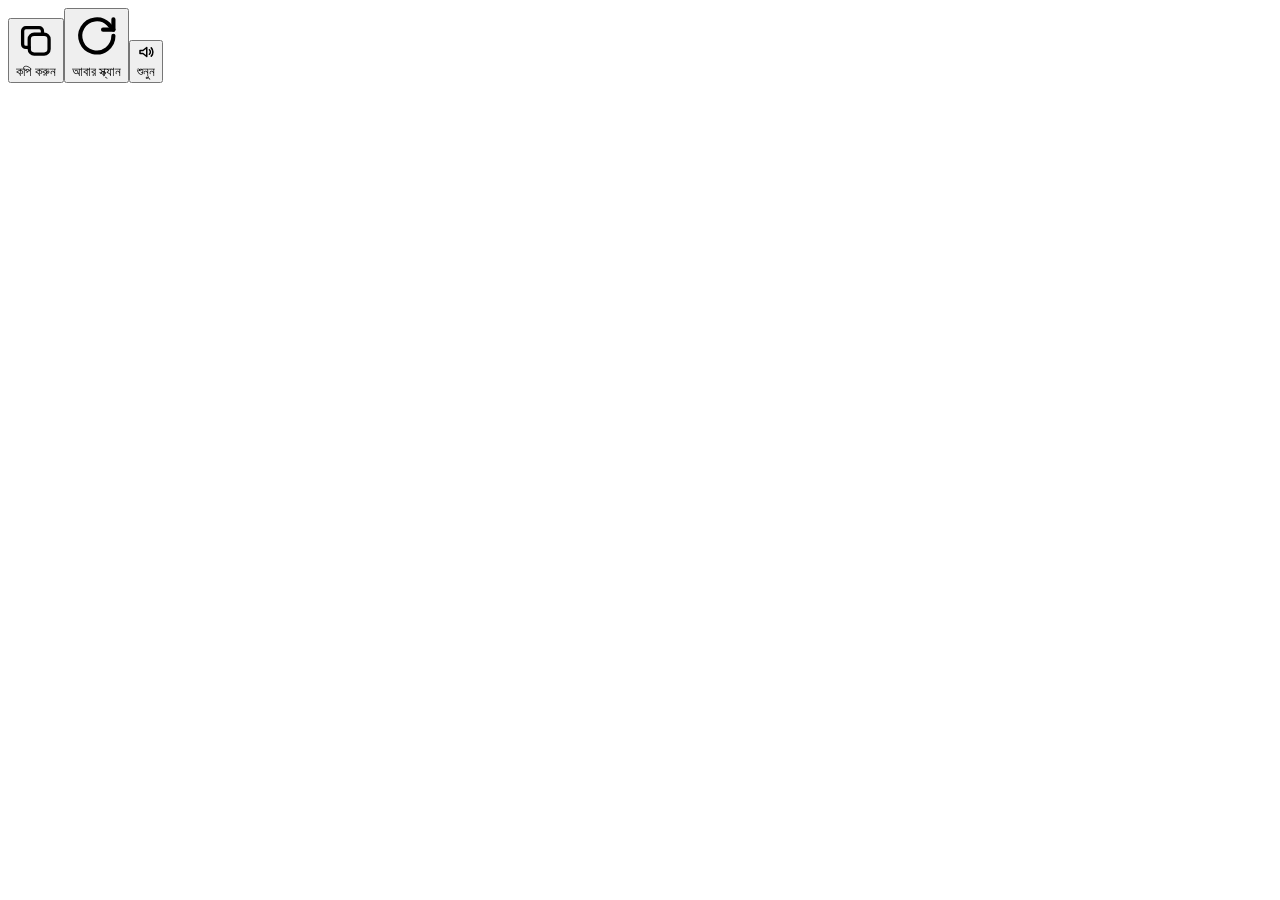
<file: docs/design-system/components/Button/preview.html>
<!-- @dsCard group="Actions" height=140 -->
<!doctype html>
<html lang="bn">
<head><meta charset="utf-8"><title>Button</title></head>
<body>
<div class="sj-stage row"><button class="sj-btn primary"><svg class="sj-icon" viewBox="0 0 24 24" fill="none" stroke="currentColor" stroke-width="2" stroke-linecap="round" stroke-linejoin="round" aria-hidden="true"><rect x="8" y="8" width="12" height="12" rx="3"/><path d="M16 8V6a2 2 0 0 0-2-2H6a2 2 0 0 0-2 2v8a2 2 0 0 0 2 2h2"/></svg>কপি করুন</button><button class="sj-btn secondary"><svg class="sj-icon" viewBox="0 0 24 24" fill="none" stroke="currentColor" stroke-width="2" stroke-linecap="round" stroke-linejoin="round" aria-hidden="true"><path d="M20 12a8 8 0 1 1-2.3-5.6L20 9"/><path d="M20 4v5h-5"/></svg>আবার স্ক্যান</button><button class="sj-btn quiet"><svg class="sj-icon" viewBox="0 0 24 24" fill="none" stroke="currentColor" stroke-width="2" stroke-linecap="round" stroke-linejoin="round" aria-hidden="true"><path d="M4 10v4h4l5 4V6L8 10z"/><path d="M16.5 9a4 4 0 0 1 0 6M19 6.5a8 8 0 0 1 0 11"/></svg>শুনুন</button></div>
</body>
</html>
</file>
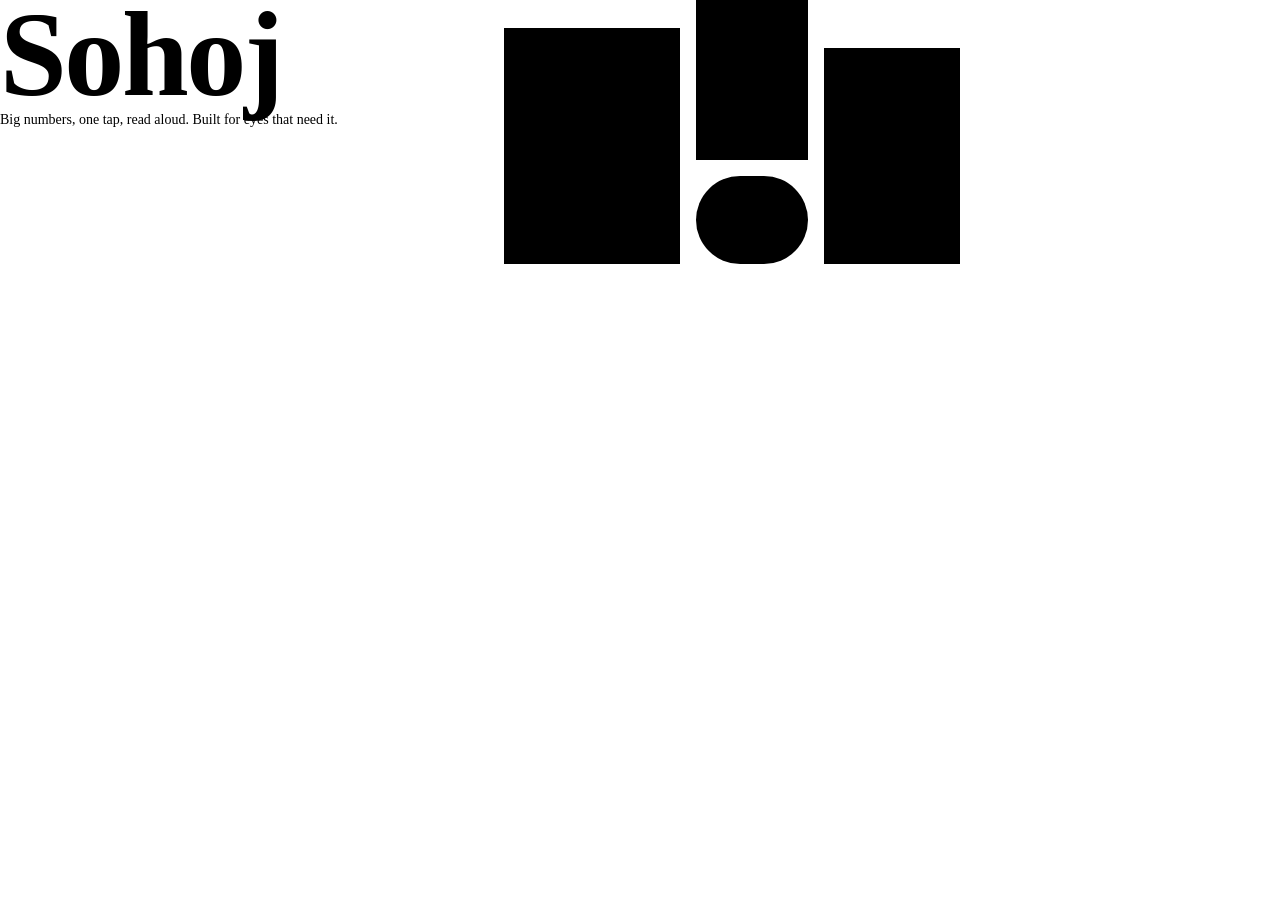
<file: docs/design-system/components/Cover/preview.html>
<!-- @dsCard height=288 -->
<!doctype html>
<html lang="en">
<head>
<meta charset="utf-8">
<title>Sohoj</title>
<style>
  html, body { margin:0; height:100%; }
  body { background:var(--bg); color:var(--ink); font-family:var(--font-ui); overflow:hidden; }
  .cover { position:relative; height:288px; overflow:hidden; }
  .art { position:absolute; top:0; left:480px; width:480px; height:288px; overflow:hidden; }
  .art svg { display:block; width:480px; height:288px; }
  .lime { fill:var(--signal); }
  .amber { fill:var(--scan); }
  .tint { fill:var(--surface-raised); }
  .deep { fill:var(--ink); }
  .cut { fill:var(--on-signal); }
  .ring { fill:none; stroke:var(--signal); stroke-width:4; }
  .ringbody { fill:var(--bubble); }
  .lg { rx:var(--radius-lg); }
  .words { position:absolute; left:var(--space-6); bottom:var(--space-6); max-width:440px; }
  .name { margin:0; font-size:120px; line-height:.92; font-weight:800; letter-spacing:-.02em; color:var(--ink); }
  .tag { margin:var(--space-2) 0 0 6px; font-size:14px; line-height:20px; color:var(--ink-muted); }
</style>
</head>
<body>
<div class="cover">
<div class="art" aria-hidden="true">
<svg viewBox="0 0 480 288" width="480" height="288">
<!--
  blocks      signal 176x236 slab (the identity, largest) · surface-raised 112x180 bled off the top · scan as one 112x88 button pill (state colour, small) · ink 160x216 bled off the right edge — about 40% of 960x288
  arrangement one tall lime slab with satellites; bottoms on one line space-6 above the edge, space-4 gutters
  pattern     discs, from "big round shapes, the bubble": 12 dots cut into the slab in on-signal at a space-8 pitch, plus one bubble (size-bubble disc, signal ring) on the ink block
  scales      gutters space-4; pitch space-8; slab/tint/ink corners radius-lg; pill rx = half of size-button; bubble = size-bubble
-->
<rect class="lime lg" x="24" y="28" width="176" height="236" rx="28"/>
<rect class="tint lg" x="216" y="-20" width="112" height="180" rx="28"/>
<rect class="amber" x="216" y="176" width="112" height="88" rx="44"/>
<rect class="deep lg" x="344" y="48" width="160" height="216" rx="28"/>
<circle class="cut" cx="64" cy="68" r="6"/><circle class="cut" cx="96" cy="68" r="6"/><circle class="cut" cx="128" cy="68" r="6"/>
<circle class="cut" cx="64" cy="100" r="6"/><circle class="cut" cx="96" cy="100" r="6"/><circle class="cut" cx="128" cy="100" r="6"/>
<circle class="cut" cx="64" cy="132" r="6"/><circle class="cut" cx="96" cy="132" r="6"/><circle class="cut" cx="128" cy="132" r="6"/>
<circle class="cut" cx="64" cy="164" r="6"/><circle class="cut" cx="96" cy="164" r="6"/><circle class="cut" cx="128" cy="164" r="6"/>
<circle class="ringbody" cx="408" cy="200" r="32"/>
<circle class="ring" cx="408" cy="200" r="30"/>
</svg>
</div>
<div class="words">
<h1 class="name">Sohoj</h1>
<p class="tag">Big numbers, one tap, read aloud. Built for eyes that need it.</p>
</div>
</div>
</body>
</html>
</file>
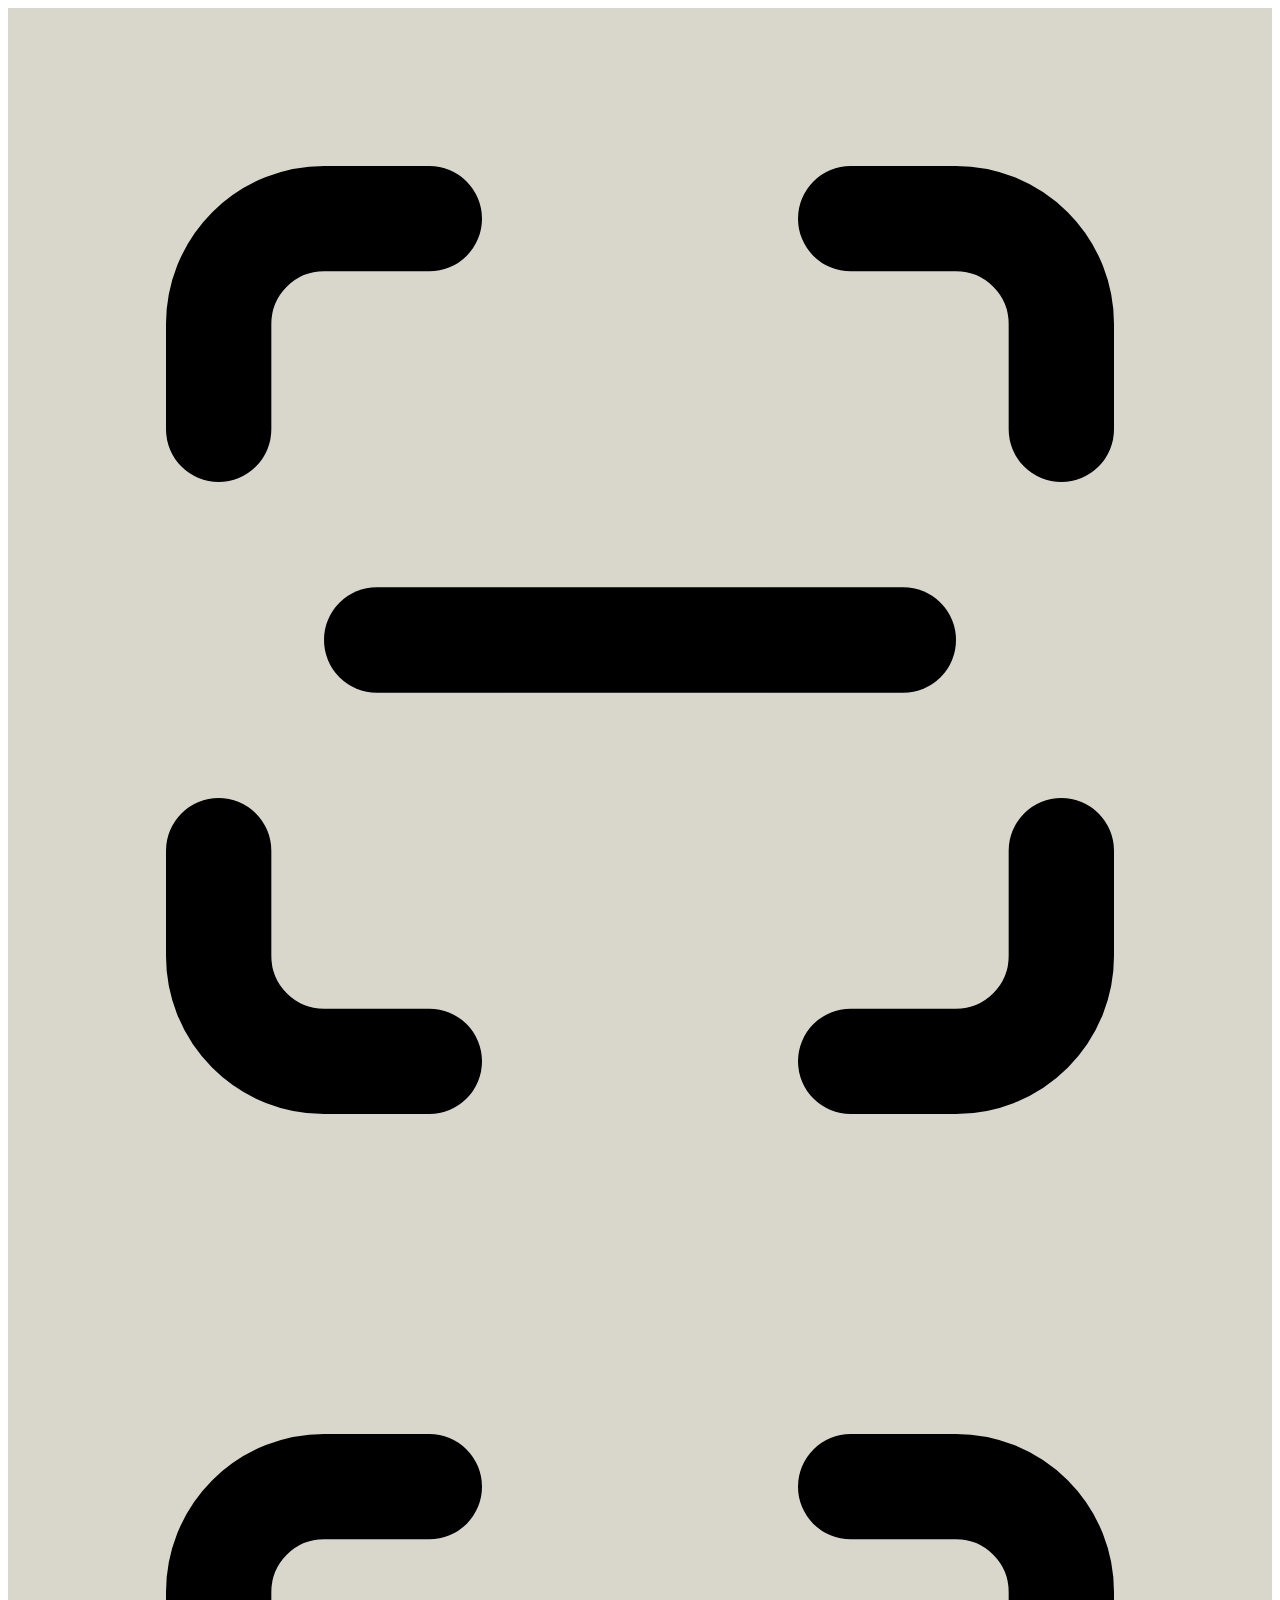
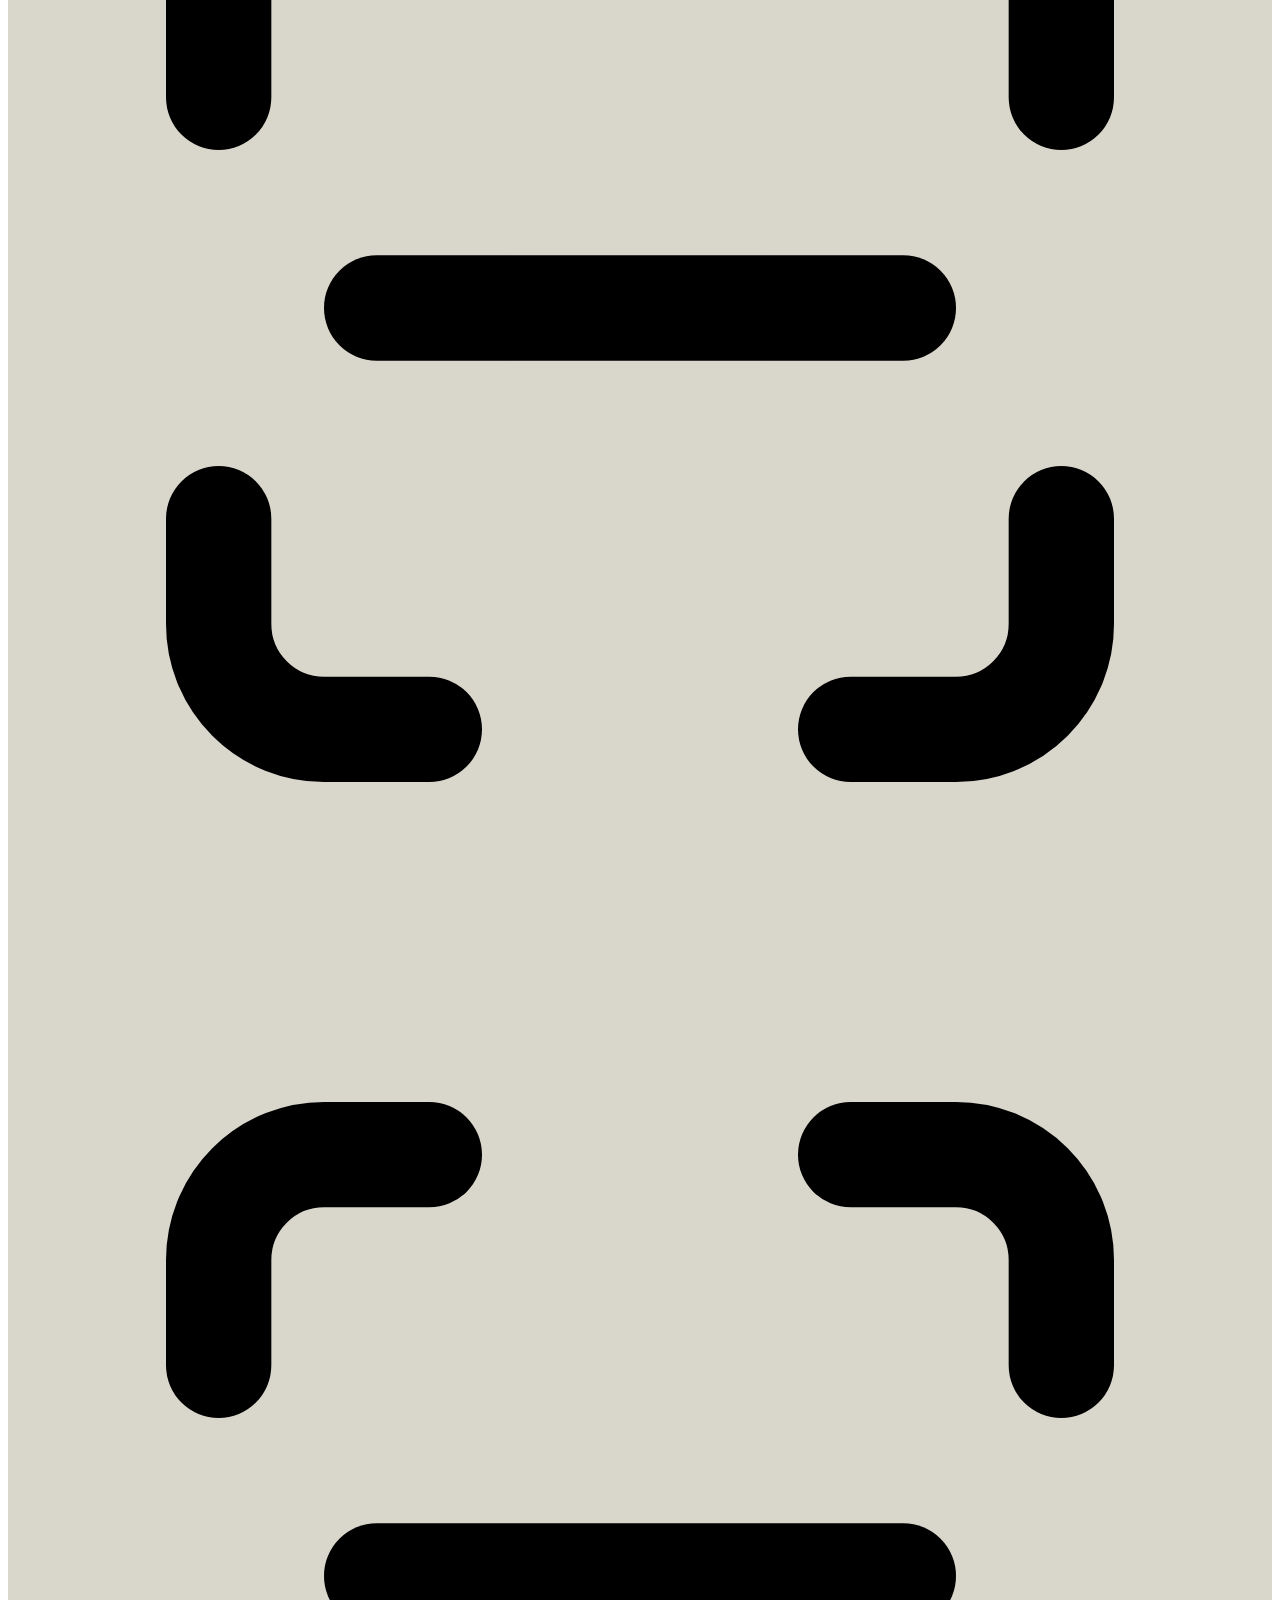
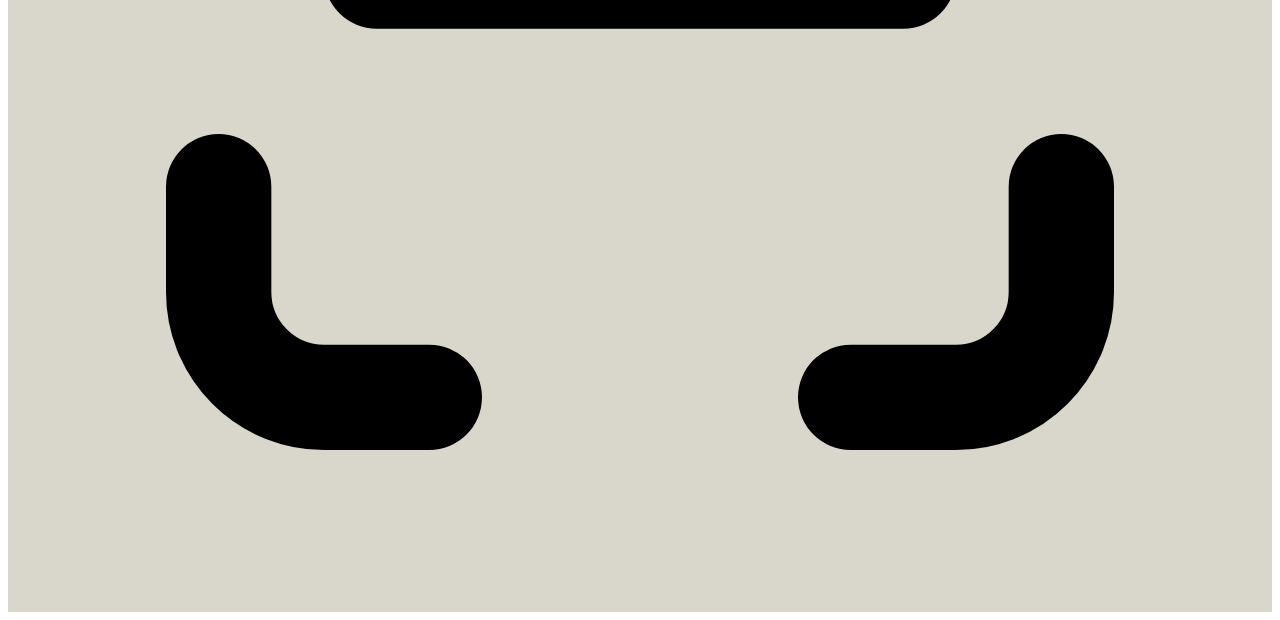
<file: docs/design-system/components/FloatingBubble/preview.html>
<!-- @dsCard group="Bubble" height=120 -->
<!doctype html>
<html lang="bn">
<head><meta charset="utf-8"><title>FloatingBubble</title></head>
<body>
<div class="sj-stage row" style="background:#d9d6cc;gap:32px"><div class="sj-bubble sm"><svg class="sj-icon" viewBox="0 0 24 24" fill="none" stroke="currentColor" stroke-width="2" stroke-linecap="round" stroke-linejoin="round" aria-hidden="true"><path d="M4 8V6a2 2 0 0 1 2-2h2M16 4h2a2 2 0 0 1 2 2v2M20 16v2a2 2 0 0 1-2 2h-2M8 20H6a2 2 0 0 1-2-2v-2"/><path d="M7 12h10"/></svg></div><div class="sj-bubble "><svg class="sj-icon" viewBox="0 0 24 24" fill="none" stroke="currentColor" stroke-width="2" stroke-linecap="round" stroke-linejoin="round" aria-hidden="true"><path d="M4 8V6a2 2 0 0 1 2-2h2M16 4h2a2 2 0 0 1 2 2v2M20 16v2a2 2 0 0 1-2 2h-2M8 20H6a2 2 0 0 1-2-2v-2"/><path d="M7 12h10"/></svg></div><div class="sj-bubble lg"><svg class="sj-icon" viewBox="0 0 24 24" fill="none" stroke="currentColor" stroke-width="2" stroke-linecap="round" stroke-linejoin="round" aria-hidden="true"><path d="M4 8V6a2 2 0 0 1 2-2h2M16 4h2a2 2 0 0 1 2 2v2M20 16v2a2 2 0 0 1-2 2h-2M8 20H6a2 2 0 0 1-2-2v-2"/><path d="M7 12h10"/></svg></div></div>
</body>
</html>
</file>
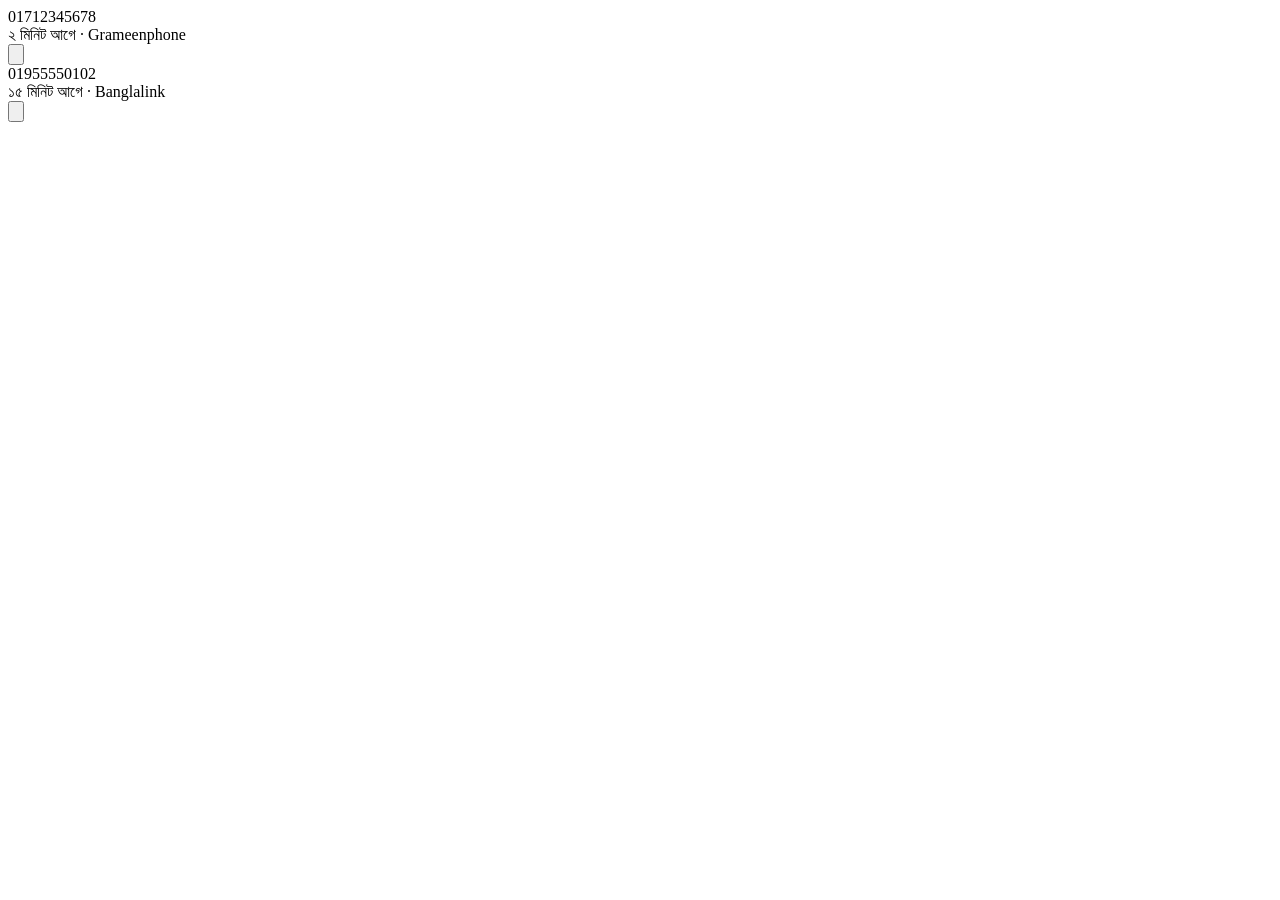
<file: docs/design-system/components/HistoryRow/preview.html>
<!-- @dsCard group="Number" height=220 -->
<!doctype html>
<html lang="bn">
<head><meta charset="utf-8"><title>HistoryRow</title></head>
<body>
<div style="background:var(--surface)"><div class="sj-row"><div class="meta"><div class="sj-number row" aria-label="0 1 7 1 2 3 4 5 6 7 8"><span>017</span><span>1234</span><span>5678</span></div><span class="time">২ মিনিট আগে · Grameenphone</span></div><button class="sj-iconbtn" aria-label="কপি"><svg class="sj-icon" viewBox="0 0 24 24" fill="none" stroke="currentColor" stroke-width="2" stroke-linecap="round" stroke-linejoin="round" aria-hidden="true"><rect x="8" y="8" width="12" height="12" rx="3"/><path d="M16 8V6a2 2 0 0 0-2-2H6a2 2 0 0 0-2 2v8a2 2 0 0 0 2 2h2"/></svg></button></div><div class="sj-row"><div class="meta"><div class="sj-number row" aria-label="0 1 9 5 5 5 5 0 1 0 2"><span>019</span><span>5555</span><span>0102</span></div><span class="time">১৫ মিনিট আগে · Banglalink</span></div><button class="sj-iconbtn" aria-label="কপি"><svg class="sj-icon" viewBox="0 0 24 24" fill="none" stroke="currentColor" stroke-width="2" stroke-linecap="round" stroke-linejoin="round" aria-hidden="true"><rect x="8" y="8" width="12" height="12" rx="3"/><path d="M16 8V6a2 2 0 0 0-2-2H6a2 2 0 0 0-2 2v8a2 2 0 0 0 2 2h2"/></svg></button></div></div>
</body>
</html>
</file>
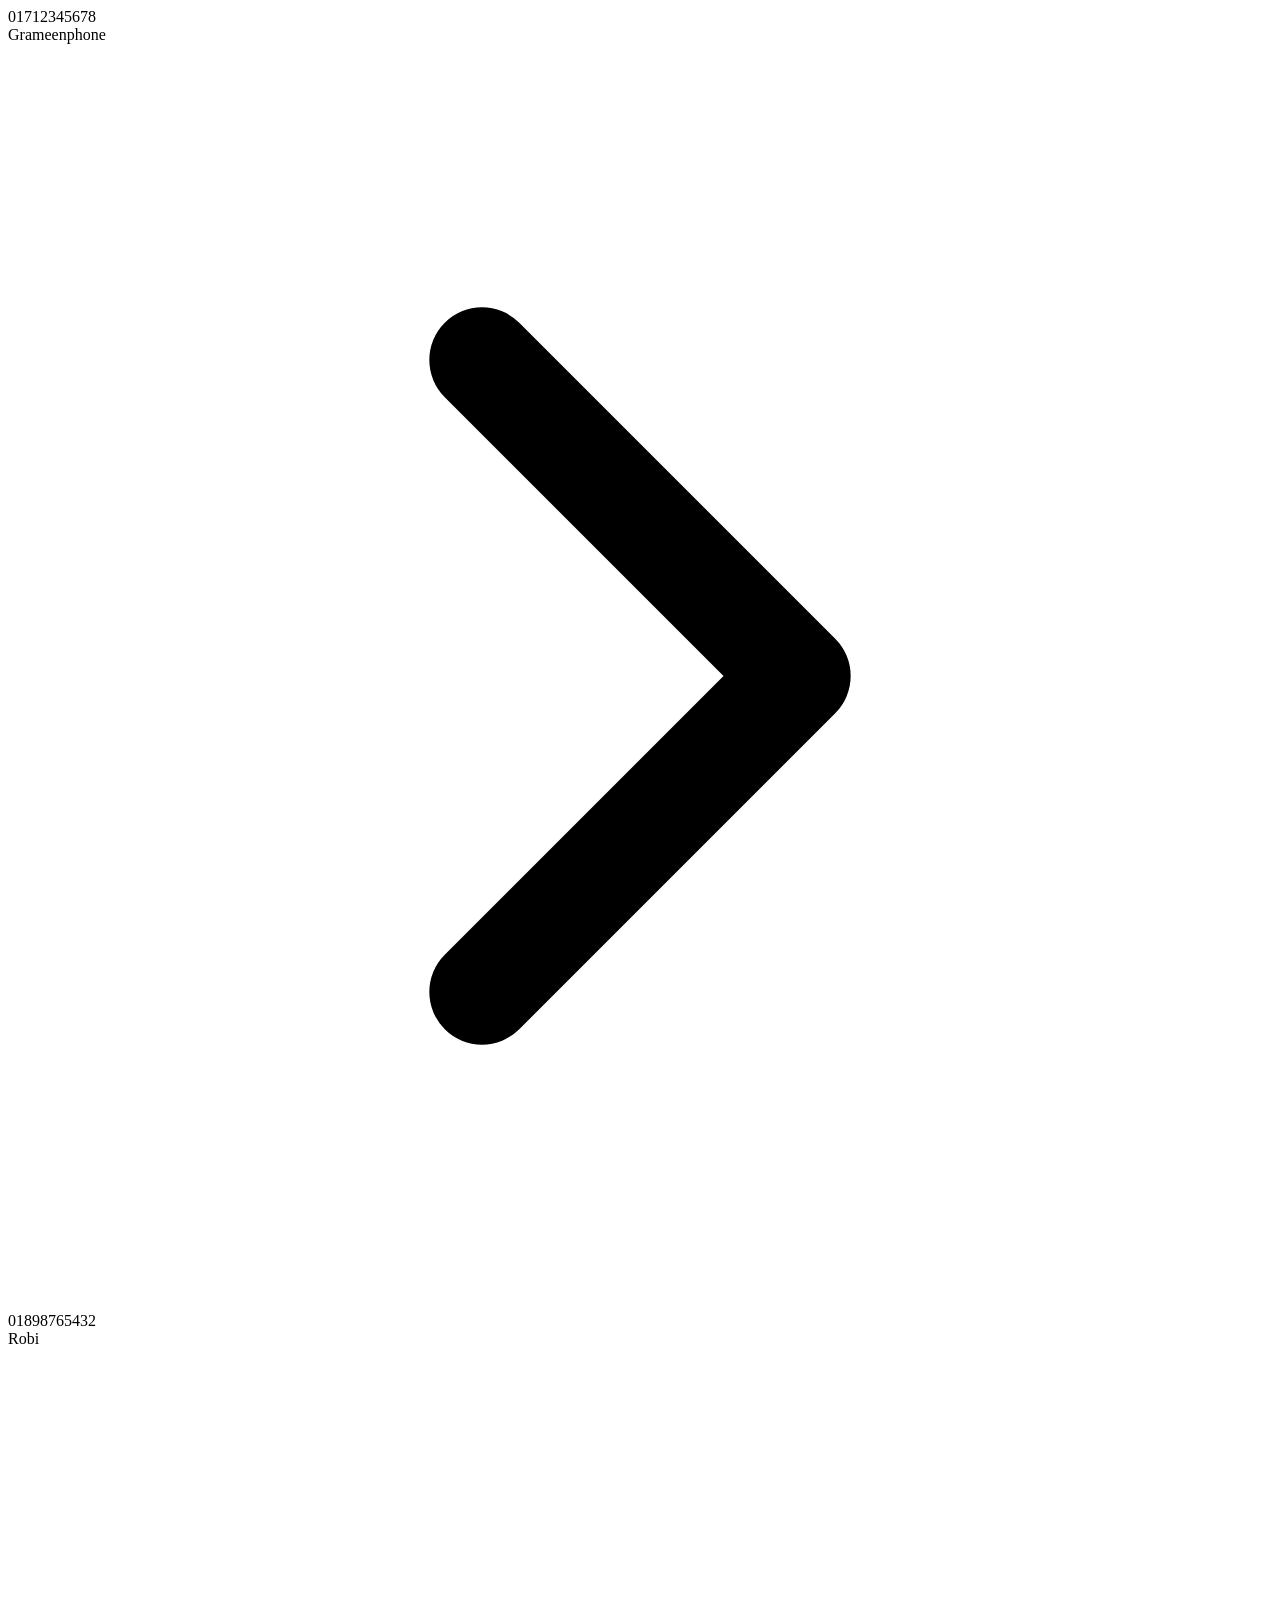
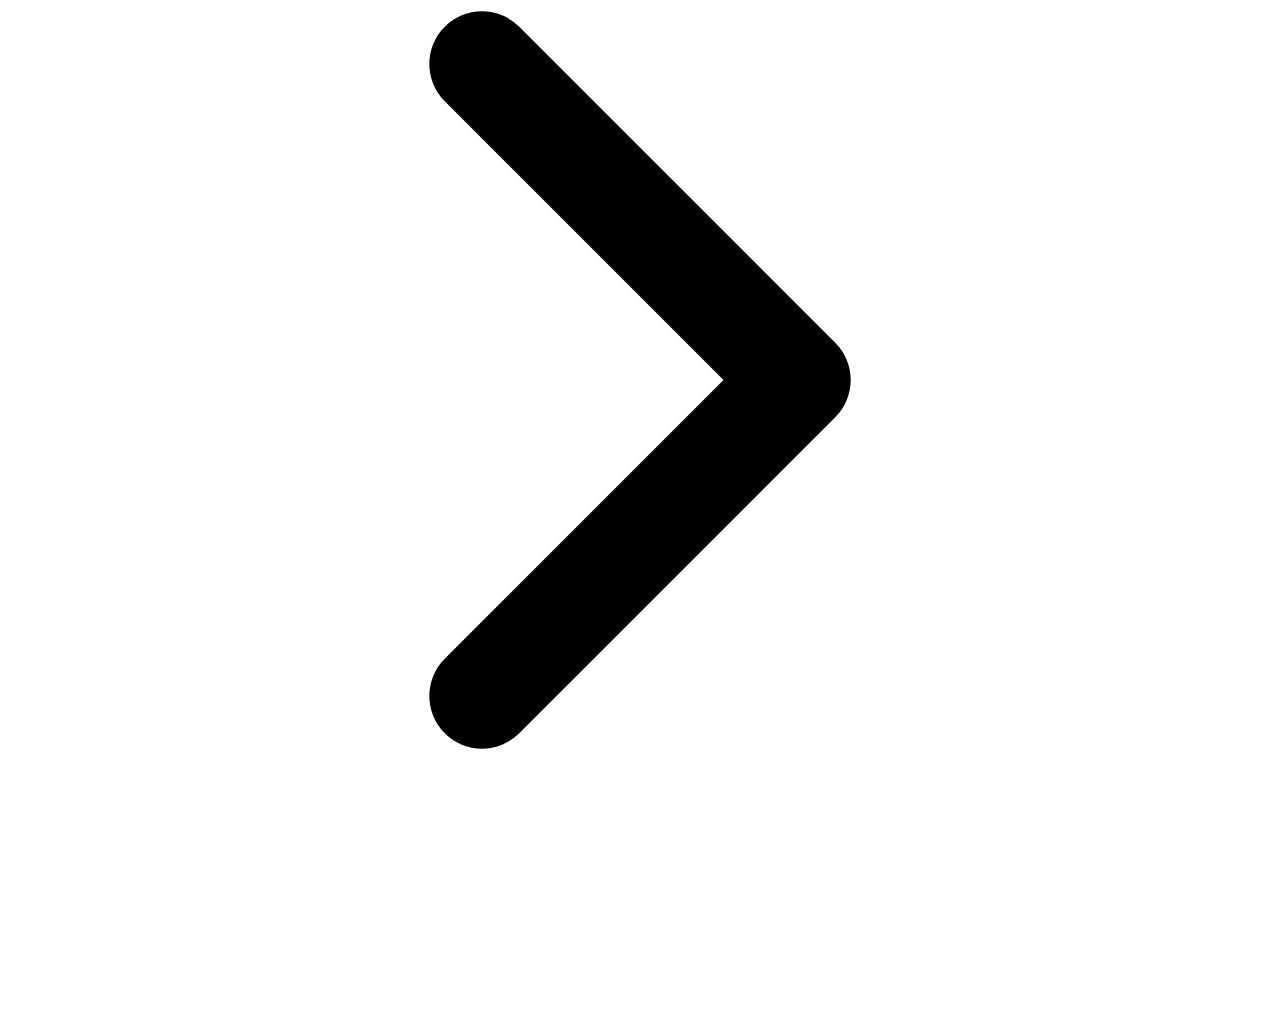
<file: docs/design-system/components/NumberCard/preview.html>
<!-- @dsCard group="Number" height=260 -->
<!doctype html>
<html lang="bn">
<head><meta charset="utf-8"><title>NumberCard</title></head>
<body>
<div class="sj-stage"><div class="sj-card" tabindex="0"><div class="meta"><div class="sj-number card" aria-label="0 1 7 1 2 3 4 5 6 7 8"><span>017</span><span>1234</span><span>5678</span></div><span class="sj-chip" style="align-self:flex-start">Grameenphone</span></div><span class="go"><svg class="sj-icon" viewBox="0 0 24 24" fill="none" stroke="currentColor" stroke-width="2" stroke-linecap="round" stroke-linejoin="round" aria-hidden="true"><path d="M9 6l6 6-6 6"/></svg></span></div><div class="sj-card" tabindex="0"><div class="meta"><div class="sj-number card" aria-label="0 1 8 9 8 7 6 5 4 3 2"><span>018</span><span>9876</span><span>5432</span></div><span class="sj-chip" style="align-self:flex-start">Robi</span></div><span class="go"><svg class="sj-icon" viewBox="0 0 24 24" fill="none" stroke="currentColor" stroke-width="2" stroke-linecap="round" stroke-linejoin="round" aria-hidden="true"><path d="M9 6l6 6-6 6"/></svg></span></div></div>
</body>
</html>
</file>
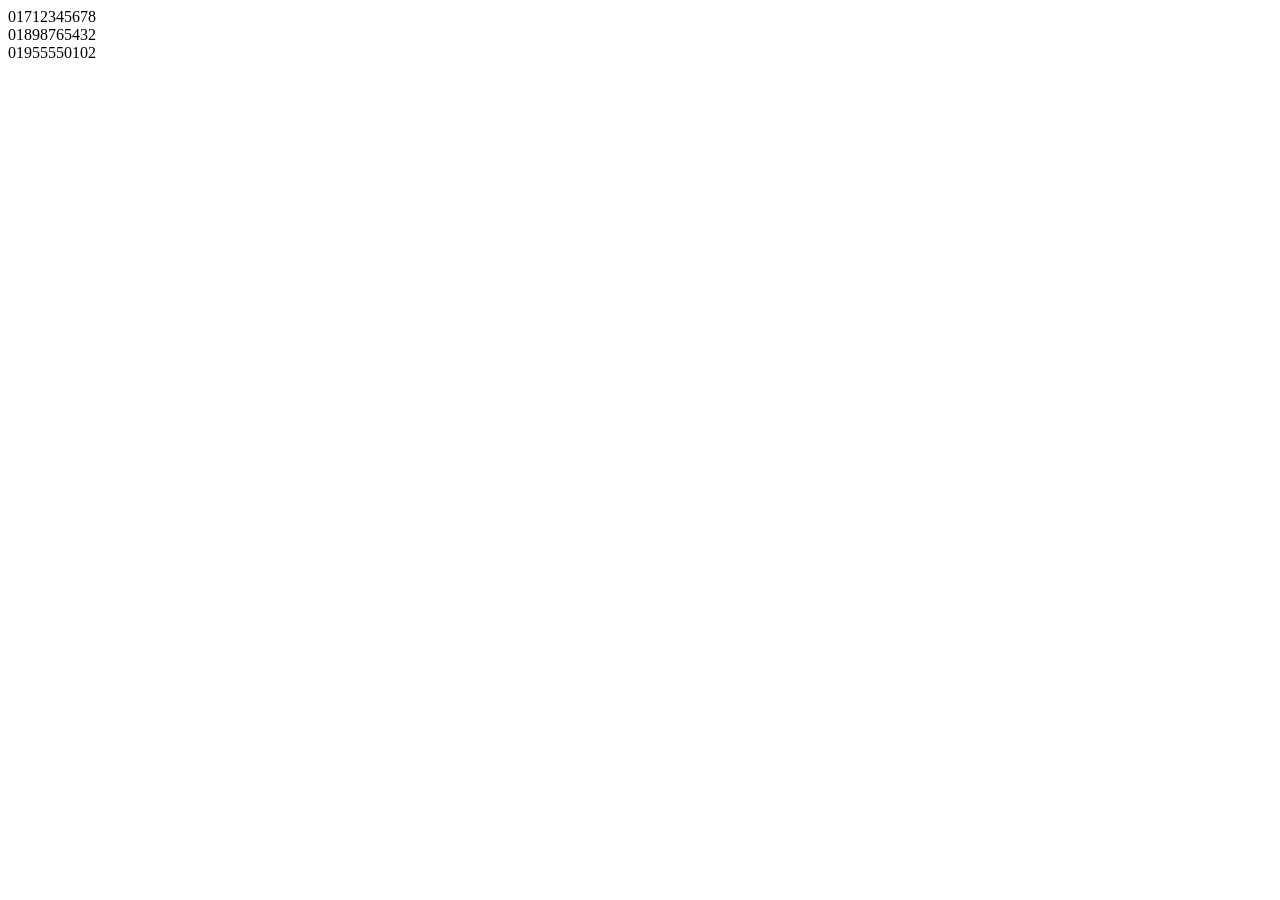
<file: docs/design-system/components/NumberDisplay/preview.html>
<!-- @dsCard group="Number" height=220 -->
<!doctype html>
<html lang="bn">
<head><meta charset="utf-8"><title>NumberDisplay</title></head>
<body>
<div class="sj-stage"><div class="sj-number hero" aria-label="0 1 7 1 2 3 4 5 6 7 8"><span>017</span><span>1234</span><span>5678</span></div><div class="sj-number card" aria-label="0 1 8 9 8 7 6 5 4 3 2"><span>018</span><span>9876</span><span>5432</span></div><div class="sj-number row" aria-label="0 1 9 5 5 5 5 0 1 0 2"><span>019</span><span>5555</span><span>0102</span></div></div>
</body>
</html>
</file>
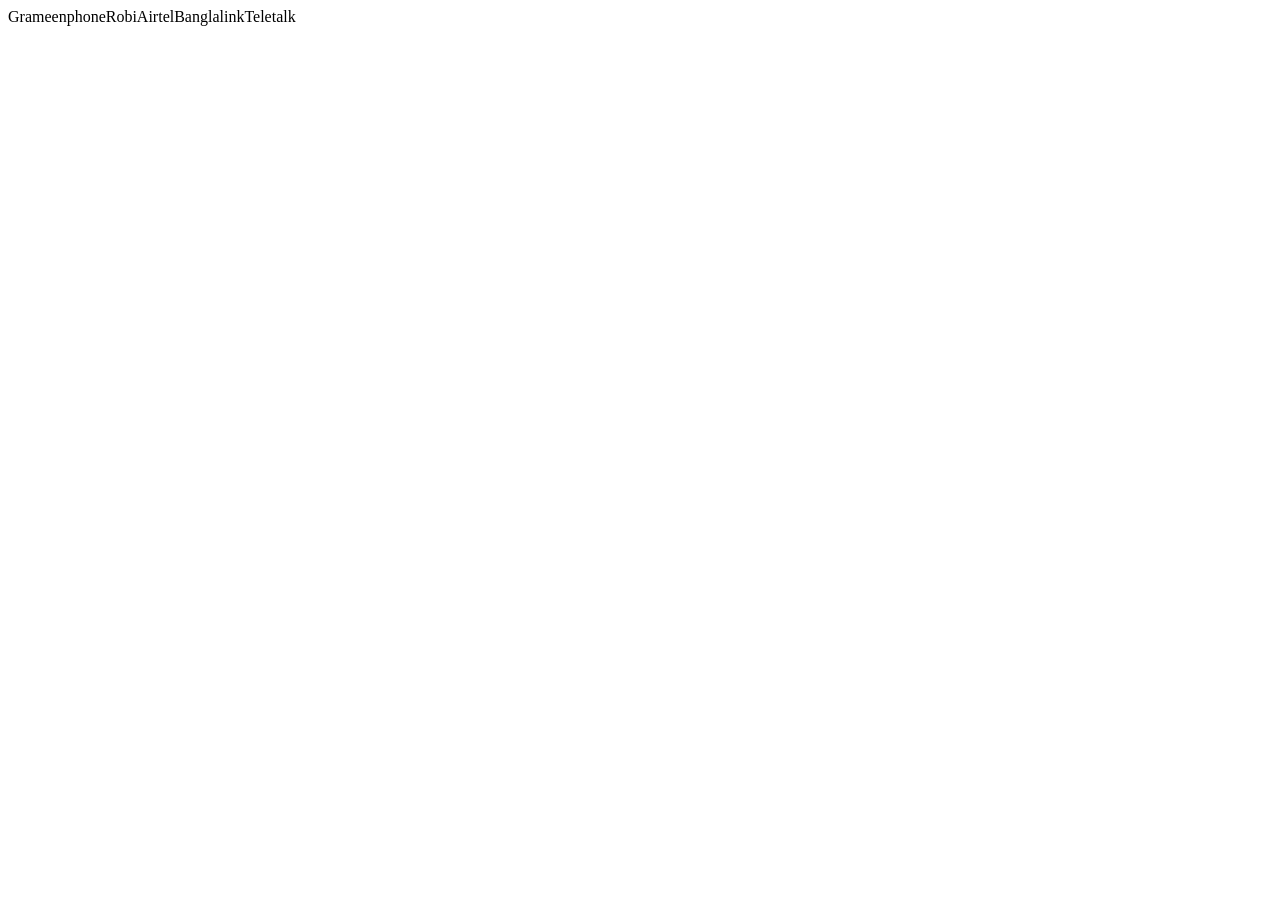
<file: docs/design-system/components/OperatorChip/preview.html>
<!-- @dsCard group="Number" height=96 -->
<!doctype html>
<html lang="bn">
<head><meta charset="utf-8"><title>OperatorChip</title></head>
<body>
<div class="sj-stage row"><span class="sj-chip">Grameenphone</span><span class="sj-chip">Robi</span><span class="sj-chip">Airtel</span><span class="sj-chip">Banglalink</span><span class="sj-chip">Teletalk</span></div>
</body>
</html>
</file>
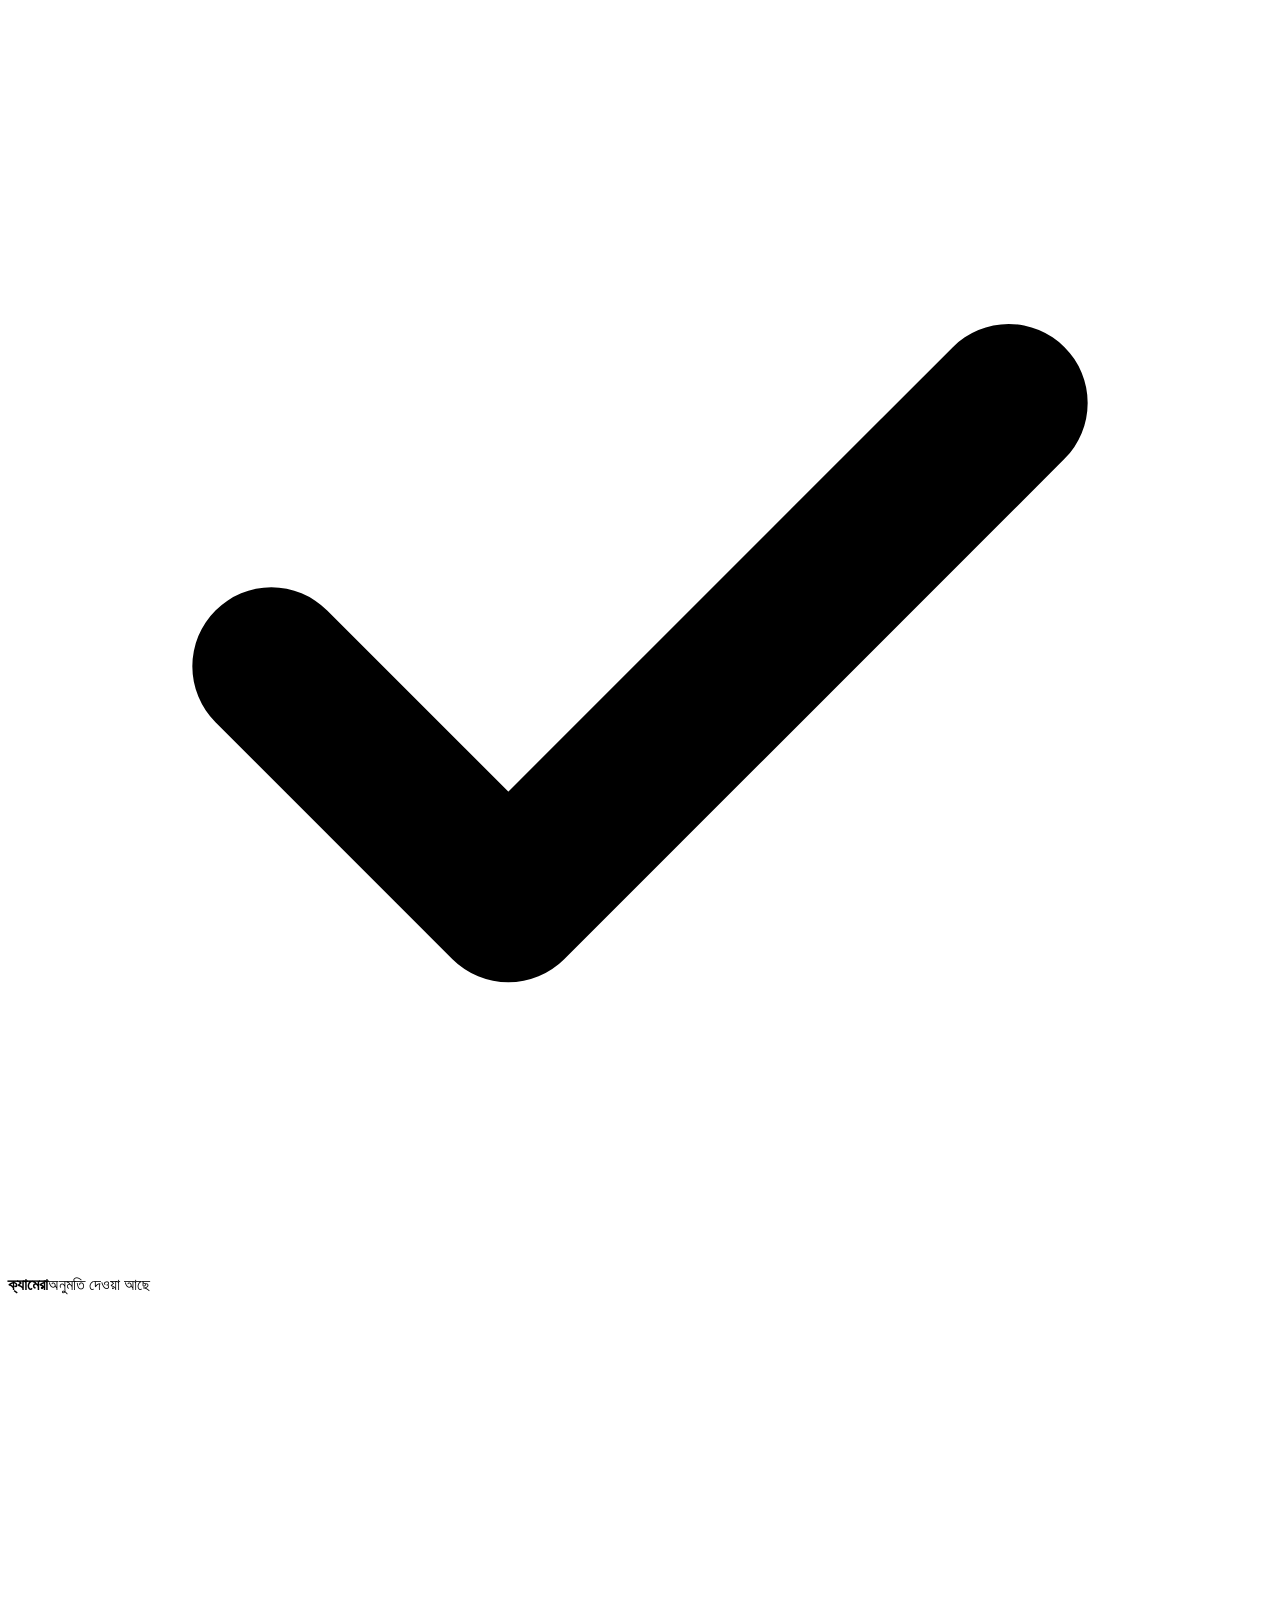
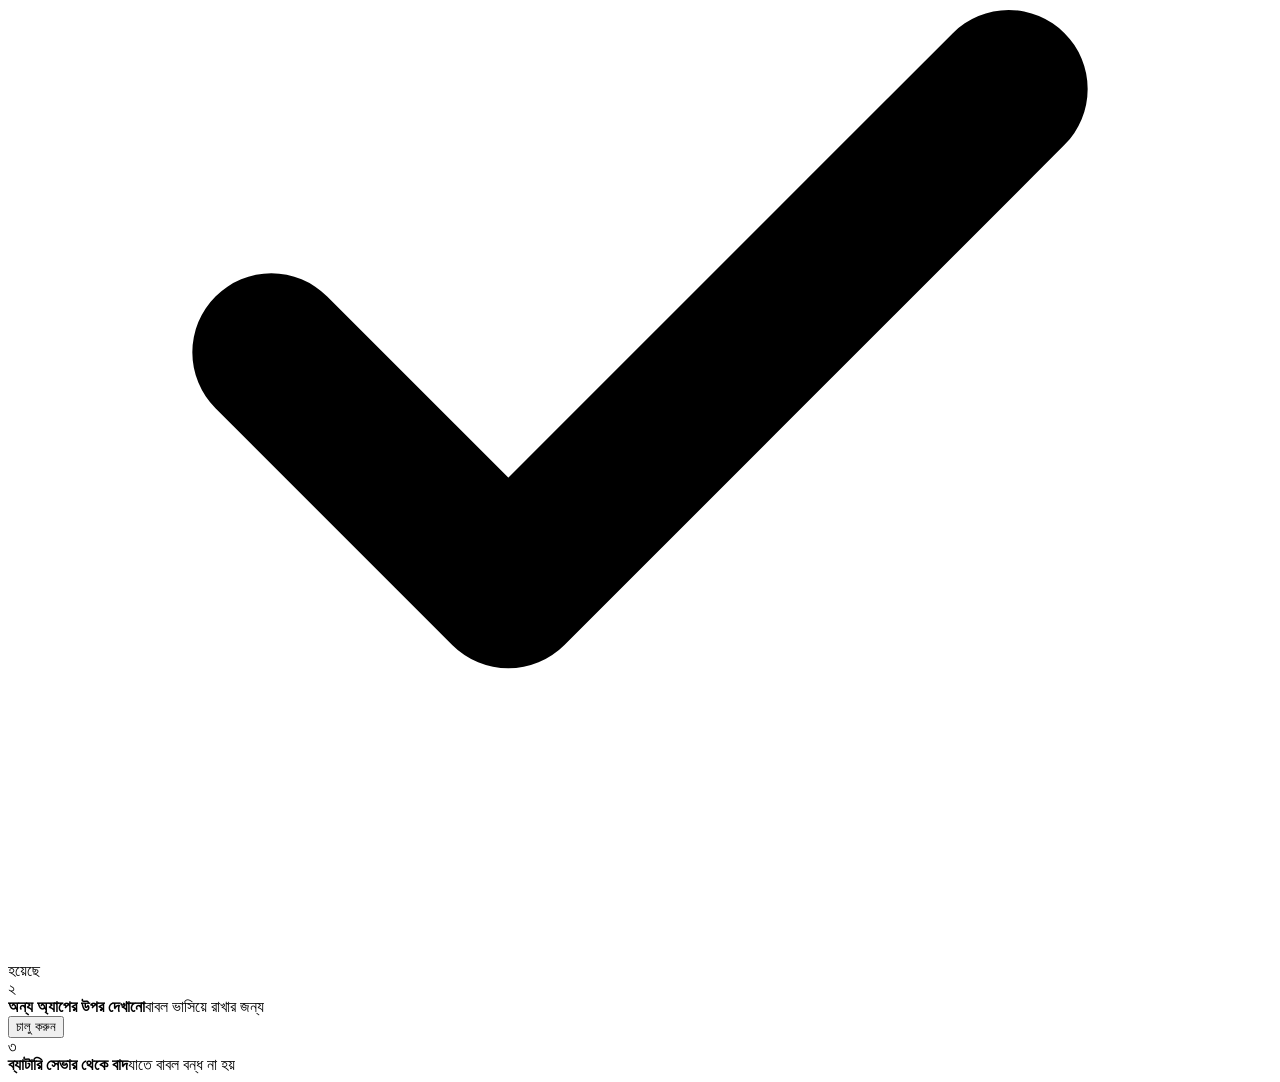
<file: docs/design-system/components/SetupStep/preview.html>
<!-- @dsCard group="Setup" height=330 -->
<!doctype html>
<html lang="bn">
<head><meta charset="utf-8"><title>SetupStep</title></head>
<body>
<div class="sj-stage"><div class="sj-step done"><span class="n"><svg class="sj-icon sm" viewBox="0 0 24 24" fill="none" stroke="currentColor" stroke-width="3" stroke-linecap="round" stroke-linejoin="round" aria-hidden="true"><path d="M5 12.5l4.5 4.5L19 7.5"/></svg></span><div class="txt"><b>ক্যামেরা</b><span>অনুমতি দেওয়া আছে</span></div><span class="ok"><svg class="sj-icon sm" viewBox="0 0 24 24" fill="none" stroke="currentColor" stroke-width="3" stroke-linecap="round" stroke-linejoin="round" aria-hidden="true"><path d="M5 12.5l4.5 4.5L19 7.5"/></svg>হয়েছে</span></div><div class="sj-step todo"><span class="n">২</span><div class="txt"><b>অন্য অ্যাপের উপর দেখানো</b><span>বাবল ভাসিয়ে রাখার জন্য</span></div><button class="act">চালু করুন</button></div><div class="sj-step"><span class="n">৩</span><div class="txt"><b>ব্যাটারি সেভার থেকে বাদ</b><span>যাতে বাবল বন্ধ না হয়</span></div></div></div>
</body>
</html>
</file>
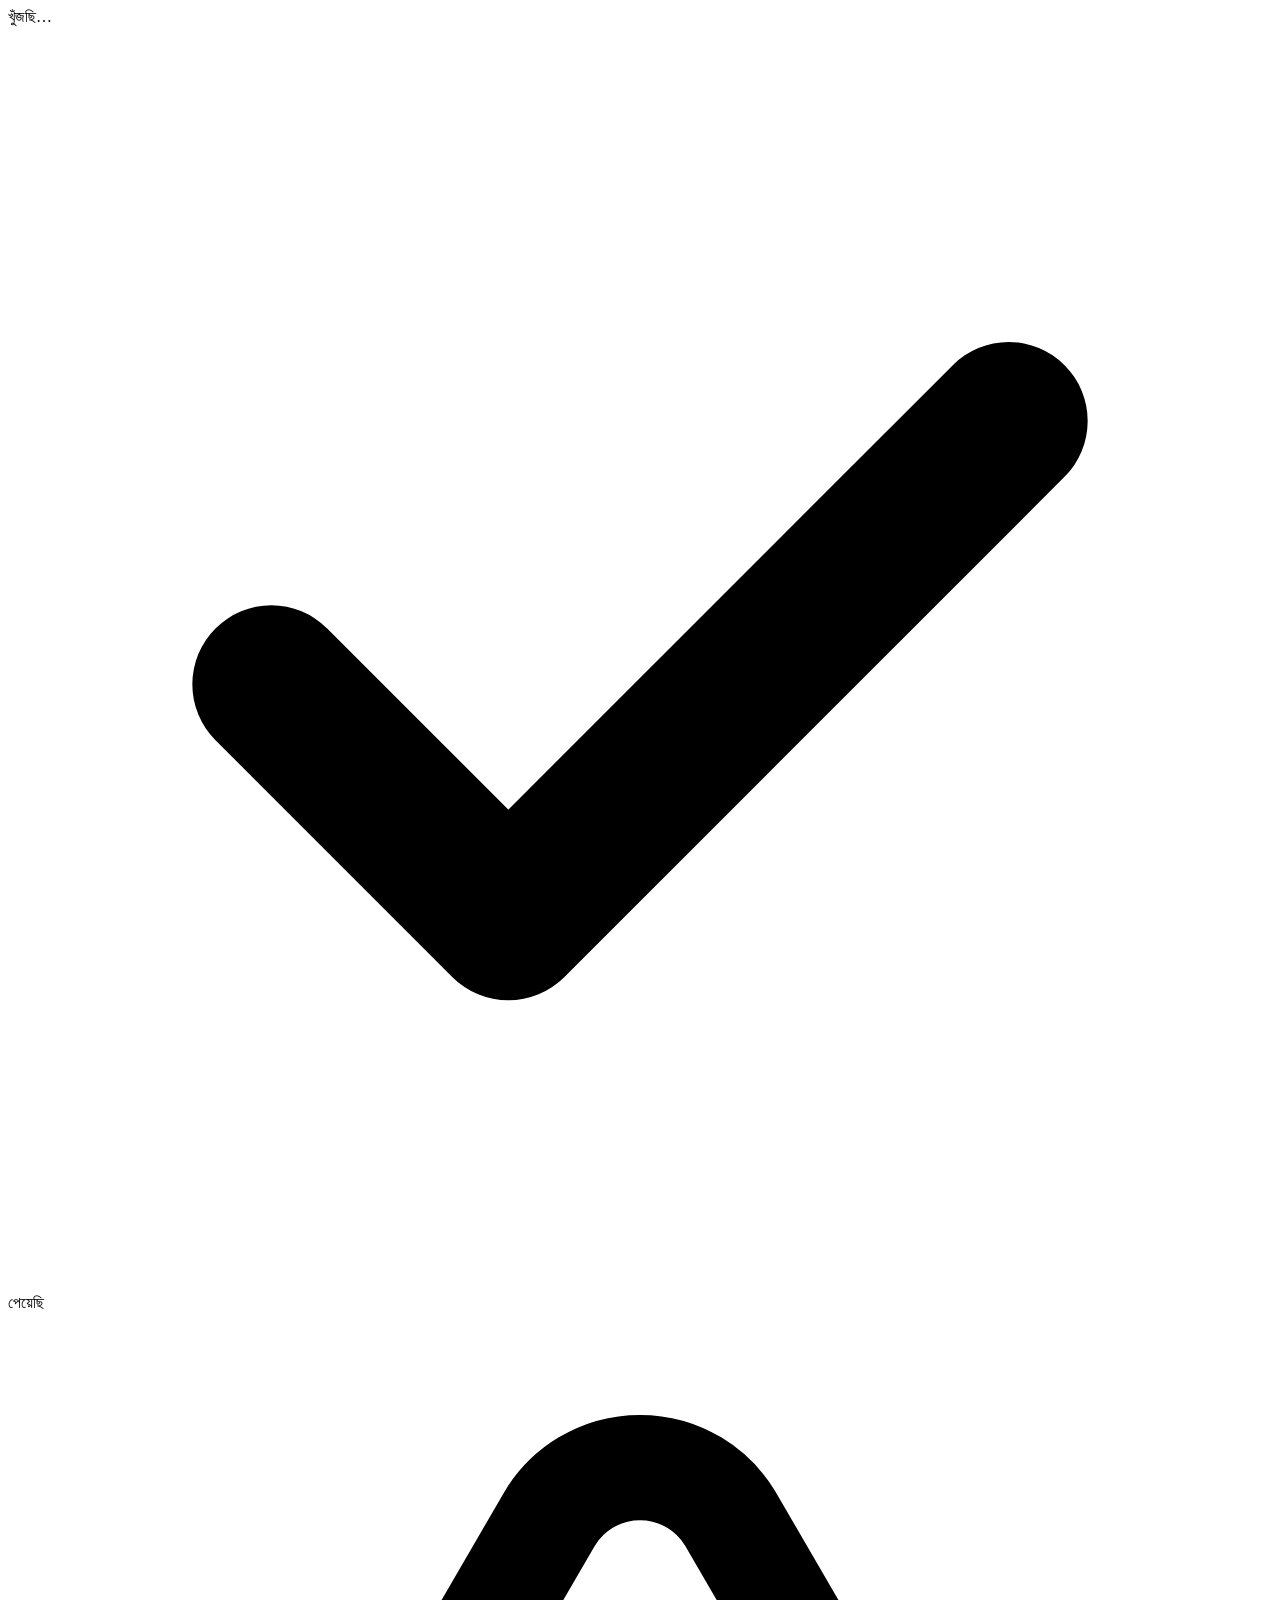
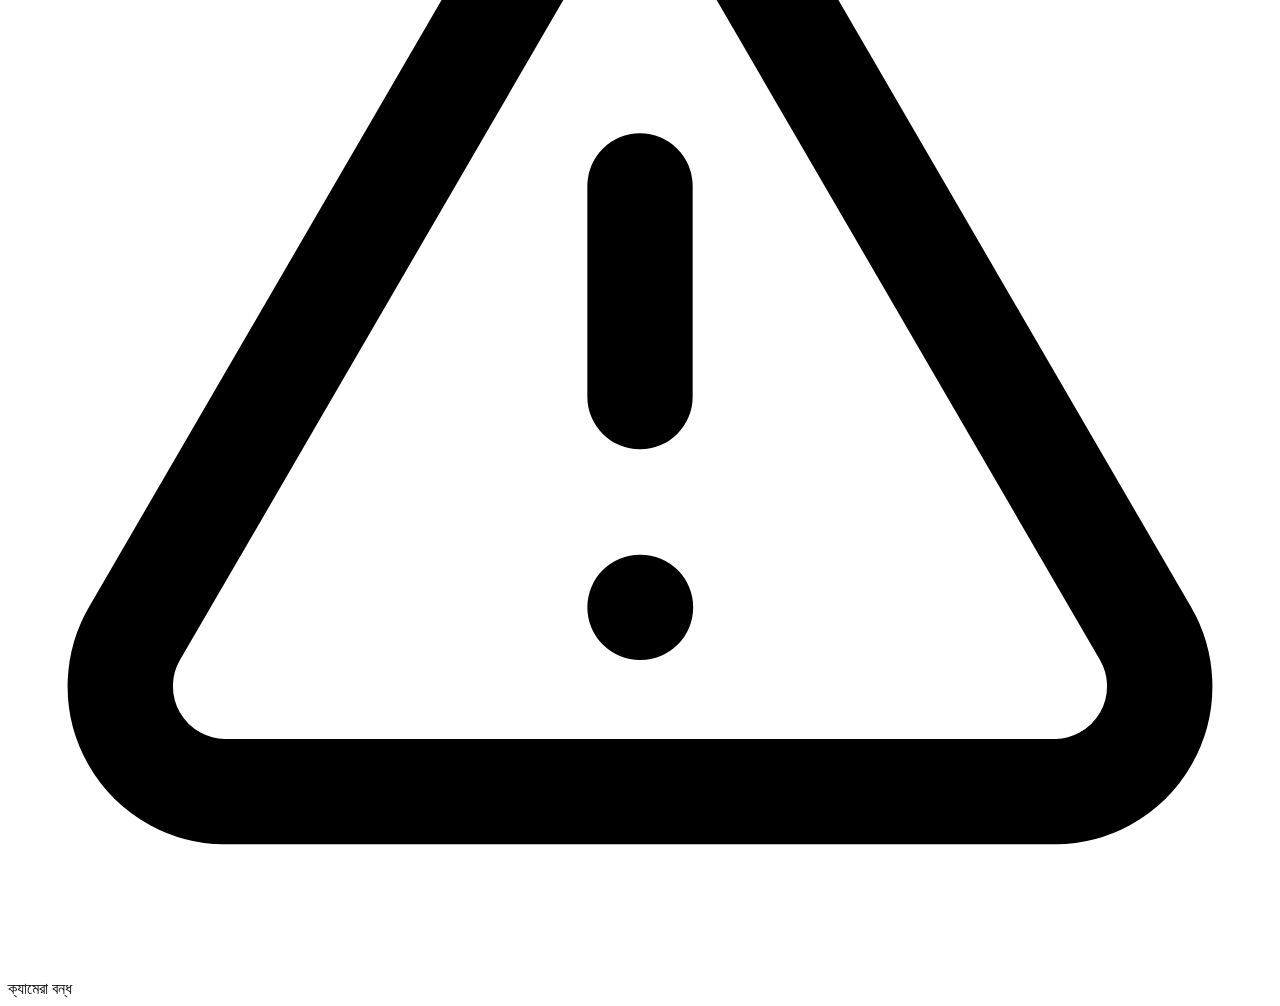
<file: docs/design-system/components/StatusPill/preview.html>
<!-- @dsCard group="Feedback" height=120 -->
<!doctype html>
<html lang="bn">
<head><meta charset="utf-8"><title>StatusPill</title></head>
<body>
<div class="sj-stage row"><span class="sj-pill searching"><span class="dot"></span>খুঁজছি…</span><span class="sj-pill locked"><svg class="sj-icon sm" viewBox="0 0 24 24" fill="none" stroke="currentColor" stroke-width="3" stroke-linecap="round" stroke-linejoin="round" aria-hidden="true"><path d="M5 12.5l4.5 4.5L19 7.5"/></svg>পেয়েছি</span><span class="sj-pill error"><svg class="sj-icon sm" viewBox="0 0 24 24" fill="none" stroke="currentColor" stroke-width="2" stroke-linecap="round" stroke-linejoin="round" aria-hidden="true"><path d="M12 9v4M12 17h.01"/><path d="M10.3 3.9L2.4 17.5A2 2 0 0 0 4.1 20.5h15.8a2 2 0 0 0 1.7-3L13.7 3.9a2 2 0 0 0-3.4 0z"/></svg>ক্যামেরা বন্ধ</span></div>
</body>
</html>
</file>
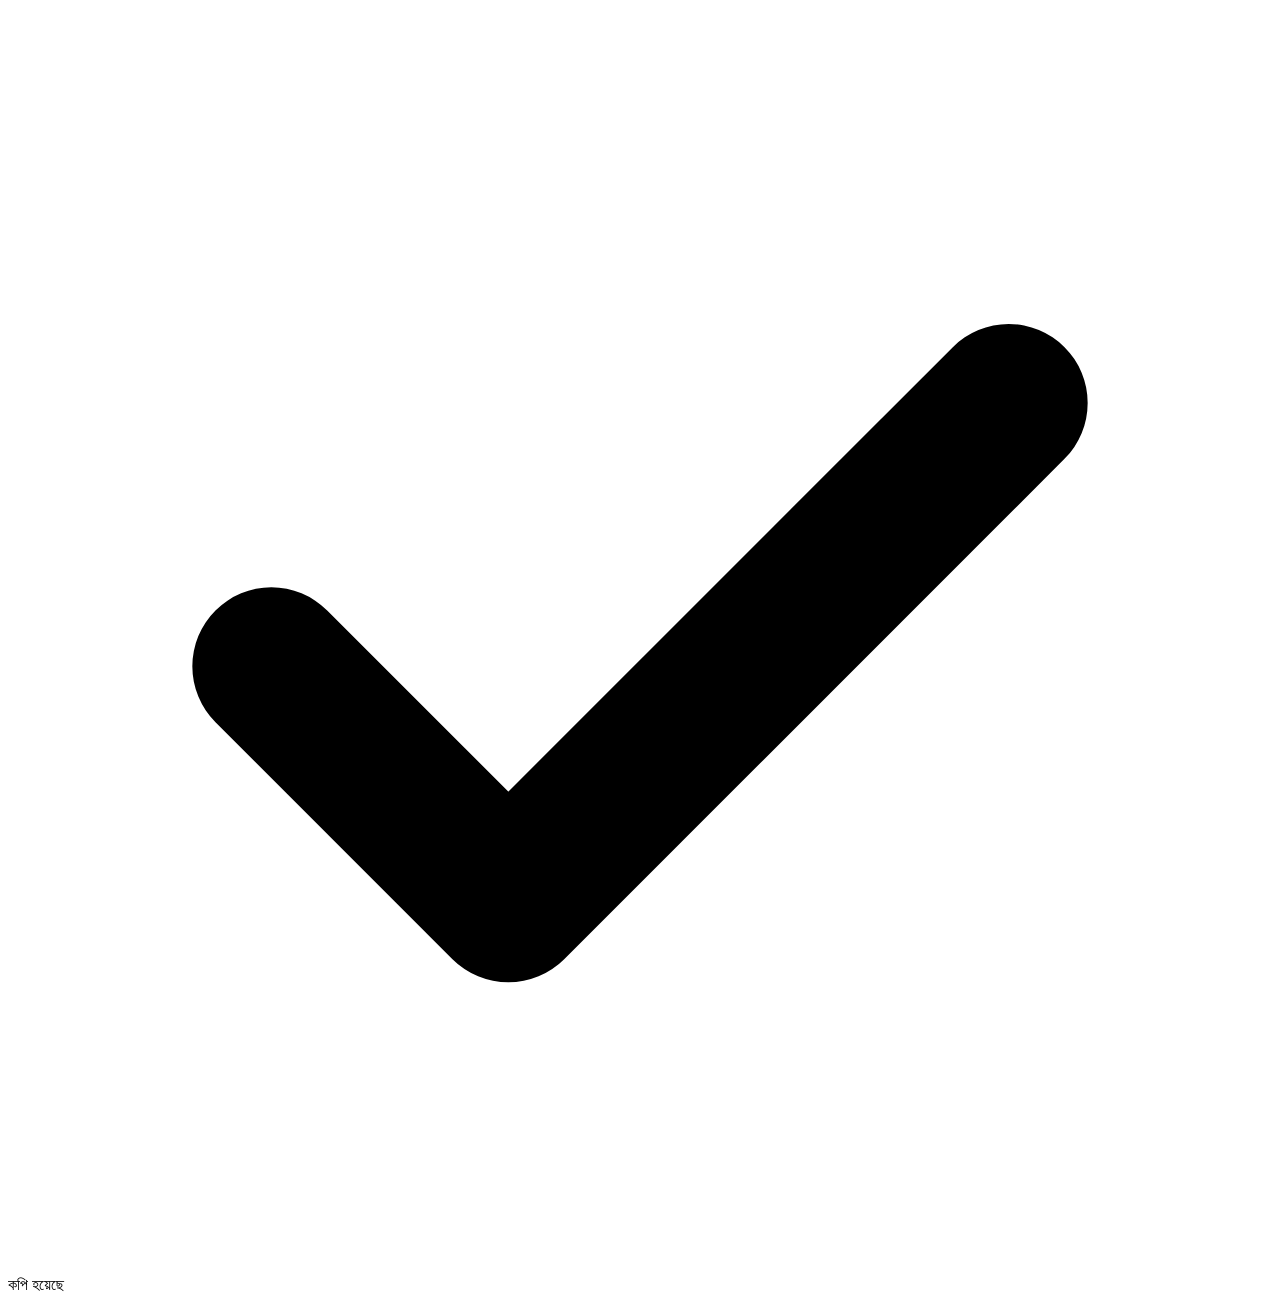
<file: docs/design-system/components/Toast/preview.html>
<!-- @dsCard group="Feedback" height=120 -->
<!doctype html>
<html lang="bn">
<head><meta charset="utf-8"><title>Toast</title></head>
<body>
<div class="sj-stage row"><span class="sj-toast"><svg class="sj-icon" viewBox="0 0 24 24" fill="none" stroke="currentColor" stroke-width="3" stroke-linecap="round" stroke-linejoin="round" aria-hidden="true"><path d="M5 12.5l4.5 4.5L19 7.5"/></svg>কপি হয়েছে</span></div>
</body>
</html>
</file>
<file: docs/design-system/tokens.css>
/* Sohoj — generated from tokens.json */
:root, [data-theme="dark"] {
  --bg: #0B0C0A;
  --surface: #161814;
  --surface-raised: #22251F;
  --ink: #F4F2EA;
  --ink-muted: #BDBBB1;
  --line: #2E312A;
  --line-strong: #80837A;
  --signal: #C6F432;
  --on-signal: #0B0C0A;
  --signal-ink: #C6F432;
  --accent: #C6F432;
  --on-accent: #0B0C0A;
  --scan: #FFB23F;
  --scan-ink: #FFB23F;
  --danger: #FF9A8D;
  --scrim: rgba(0,0,0,0.62);
  --bubble: #0B0C0A;
  --shadow-bubble: 0 6px 20px rgba(0,0,0,0.45);
}
[data-theme="light"] {
  --bg: #F4F2EB;
  --surface: #FFFFFF;
  --surface-raised: #E9E6DC;
  --ink: #0E0F0C;
  --ink-muted: #43423D;
  --line: #D6D2C6;
  --line-strong: #6E6B62;
  --signal: #C6F432;
  --on-signal: #0B0C0A;
  --signal-ink: #3B5000;
  --accent: #0E0F0C;
  --on-accent: #C6F432;
  --scan: #FFB23F;
  --scan-ink: #6A3C00;
  --danger: #8E2316;
  --scrim: rgba(0,0,0,0.62);
  --bubble: #0B0C0A;
  --shadow-bubble: 0 6px 20px rgba(0,0,0,0.45);
}
[data-theme="contrast"] {
  --bg: #000000;
  --surface: #000000;
  --surface-raised: #141414;
  --ink: #FFFFFF;
  --ink-muted: #E8E8E8;
  --line: #8A8A8A;
  --line-strong: #FFFFFF;
  --signal: #FFE500;
  --on-signal: #000000;
  --signal-ink: #FFE500;
  --accent: #FFE500;
  --on-accent: #000000;
  --scan: #FFFFFF;
  --scan-ink: #FFFFFF;
  --danger: #FF8A80;
  --scrim: rgba(0,0,0,0.8);
  --bubble: #000000;
  --shadow-bubble: 0 6px 20px rgba(0,0,0,0.45);
}
:root {
  --space-1: 4px;
  --space-2: 8px;
  --space-3: 12px;
  --space-4: 16px;
  --space-6: 24px;
  --space-8: 32px;
  --space-12: 48px;
  --space-16: 64px;
  --radius-sm: 12px;
  --radius-md: 20px;
  --radius-lg: 28px;
  --radius-pill: 999px;
  --size-touch: 64px;
  --size-button: 88px;
  --size-bubble: 64px;
  --size-icon: 32px;
  --font-ui: "Atkinson Hyperlegible Next", "Noto Sans Bengali", system-ui, sans-serif;
  --font-num: "Atkinson Hyperlegible Mono", "Atkinson Hyperlegible Next", ui-monospace, monospace;
}
.number-hero { font-family: var(--font-num); font-size: 72px; line-height: 80px; font-weight: 700; letter-spacing: 0.02em; }
.number-card { font-family: var(--font-num); font-size: 32px; line-height: 40px; font-weight: 700; letter-spacing: 0.02em; }
.number-row { font-family: var(--font-num); font-size: 28px; line-height: 36px; font-weight: 600; letter-spacing: 0.02em; }
.display { font-family: var(--font-ui); font-size: 34px; line-height: 44px; font-weight: 700; }
.title { font-family: var(--font-ui); font-size: 28px; line-height: 38px; font-weight: 700; }
.label { font-family: var(--font-ui); font-size: 24px; line-height: 32px; font-weight: 700; }
.body-lg { font-family: var(--font-ui); font-size: 22px; line-height: 32px; font-weight: 500; }
.body { font-family: var(--font-ui); font-size: 20px; line-height: 30px; font-weight: 400; }
.caption { font-family: var(--font-ui); font-size: 18px; line-height: 26px; font-weight: 500; }
</file>
<file: docs/design-system/components/bundle.css>
@import url("https://fonts.googleapis.com/css2?family=Atkinson+Hyperlegible+Mono:wght@400..800&family=Atkinson+Hyperlegible+Next:wght@400..800&family=Noto+Sans+Bengali:wght@400..700&display=swap");

/* Sohoj components. Every value comes from tokens.css. */
body { margin: 0; font-family: var(--font-ui); background: var(--bg); color: var(--ink); font-size: 20px; line-height: 30px; }
.sj-stage { padding: var(--space-6); display: flex; flex-direction: column; gap: var(--space-4); }
.sj-stage.row { flex-direction: row; flex-wrap: wrap; align-items: center; }
.sj-icon { width: var(--size-icon); height: var(--size-icon); flex: none; }
.sj-icon.sm { width: 24px; height: 24px; }

/* Button */
.sj-btn { font: inherit; font-size: 24px; line-height: 32px; font-weight: 700; height: var(--size-button); min-width: 200px; padding: 0 var(--space-8); border-radius: var(--radius-pill); border: 0; display: inline-flex; align-items: center; justify-content: center; gap: var(--space-3); cursor: pointer; box-sizing: border-box; }
.sj-btn.block { width: 100%; }
.sj-btn.primary { background: var(--accent); color: var(--on-accent); }
.sj-btn.secondary { background: transparent; color: var(--ink); border: 2px solid var(--line-strong); }
.sj-btn.quiet { background: var(--surface-raised); color: var(--ink); }
.sj-btn:focus-visible, .sj-iconbtn:focus-visible, .sj-card:focus-visible { outline: 3px solid var(--signal-ink); outline-offset: 3px; }

/* Icon button */
.sj-iconbtn { width: var(--size-touch); height: var(--size-touch); border-radius: var(--radius-pill); border: 0; background: var(--surface-raised); color: var(--ink); display: inline-flex; align-items: center; justify-content: center; cursor: pointer; }
.sj-iconbtn.on { background: var(--signal); color: var(--on-signal); }

/* Number */
.sj-number { font-family: var(--font-num); font-weight: 700; letter-spacing: 0.02em; display: flex; gap: var(--space-4); color: var(--ink); font-variant-numeric: tabular-nums; }
.sj-number.hero { font-size: 72px; line-height: 80px; flex-direction: column; gap: 0; }
.sj-number.card { font-size: 32px; line-height: 40px; gap: var(--space-3); }
.sj-number.row { font-size: 28px; line-height: 36px; font-weight: 600; gap: var(--space-2); }

/* Status pill */
.sj-pill { display: inline-flex; align-items: center; gap: var(--space-2); height: 48px; padding: 0 var(--space-6) 0 var(--space-4); border-radius: var(--radius-pill); font-size: 22px; font-weight: 700; color: var(--on-signal); }
.sj-pill.searching { background: var(--scan); }
.sj-pill.locked { background: var(--signal); }
.sj-pill.error { background: var(--surface-raised); color: var(--danger); border: 2px solid var(--danger); }
.sj-pill .dot { width: 12px; height: 12px; border-radius: 50%; background: currentColor; }

/* Operator chip */
.sj-chip { display: inline-flex; align-items: center; gap: var(--space-2); height: 40px; padding: 0 var(--space-4); border-radius: var(--radius-sm); background: var(--surface-raised); color: var(--ink); font-size: 18px; line-height: 26px; font-weight: 600; }

/* Scan frame */
.sj-frame { position: relative; width: 300px; height: 180px; }
.sj-frame i { position: absolute; width: 44px; height: 44px; border: 6px solid var(--scan); }
.sj-frame.locked i { border-color: var(--signal); }
.sj-frame i:nth-child(1) { left: 0; top: 0; border-right: 0; border-bottom: 0; border-top-left-radius: var(--radius-md); }
.sj-frame i:nth-child(2) { right: 0; top: 0; border-left: 0; border-bottom: 0; border-top-right-radius: var(--radius-md); }
.sj-frame i:nth-child(3) { right: 0; bottom: 0; border-left: 0; border-top: 0; border-bottom-right-radius: var(--radius-md); }
.sj-frame i:nth-child(4) { left: 0; bottom: 0; border-right: 0; border-top: 0; border-bottom-left-radius: var(--radius-md); }
.sj-frame .line { position: absolute; left: 24px; right: 24px; top: 50%; height: 3px; border-radius: 2px; background: var(--scan); opacity: .9; }
.sj-frame.locked .line { display: none; }

/* Number card (choice) */
.sj-card { display: flex; align-items: center; justify-content: space-between; gap: var(--space-4); padding: var(--space-6); border-radius: var(--radius-lg); background: var(--surface); border: 2px solid var(--line-strong); color: var(--ink); min-height: 112px; box-sizing: border-box; }
.sj-card .meta { display: flex; flex-direction: column; gap: var(--space-2); }
.sj-card .go { width: 40px; height: 40px; border-radius: var(--radius-pill); background: var(--surface-raised); color: var(--ink); display: flex; align-items: center; justify-content: center; flex: none; }

/* History row */
.sj-row { display: flex; align-items: center; justify-content: space-between; gap: var(--space-4); padding: var(--space-4) var(--space-6); min-height: 88px; border-bottom: 1px solid var(--line); box-sizing: border-box; }
.sj-row .meta { display: flex; flex-direction: column; gap: var(--space-1); }
.sj-row .time { font-size: 18px; line-height: 26px; color: var(--ink-muted); }

/* Setup step */
.sj-step { display: flex; align-items: center; gap: var(--space-4); padding: var(--space-4) var(--space-6); border-radius: var(--radius-md); background: var(--surface); border: 2px solid var(--line); min-height: 96px; box-sizing: border-box; }
.sj-step .n { width: 48px; height: 48px; border-radius: 50%; display: flex; align-items: center; justify-content: center; font-weight: 700; font-size: 22px; background: var(--surface-raised); color: var(--ink); flex: none; }
.sj-step.done .n { background: var(--signal); color: var(--on-signal); }
.sj-step.todo { border-color: var(--line-strong); }
.sj-step .txt { flex: 1; display: flex; flex-direction: column; }
.sj-step .txt b { font-size: 22px; line-height: 30px; }
.sj-step .txt span { font-size: 18px; line-height: 26px; color: var(--ink-muted); }
.sj-step .act { height: var(--size-touch); padding: 0 var(--space-6); border-radius: var(--radius-pill); background: var(--accent); color: var(--on-accent); font: inherit; font-weight: 700; font-size: 20px; border: 0; }
.sj-step .ok { color: var(--signal-ink); font-weight: 700; font-size: 20px; display: flex; align-items: center; gap: var(--space-1); }

/* Floating bubble */
.sj-bubble { width: var(--size-bubble); height: var(--size-bubble); border-radius: var(--radius-pill); background: var(--bubble); box-shadow: var(--shadow-bubble), inset 0 0 0 3px var(--signal); display: flex; align-items: center; justify-content: center; color: var(--signal); }
.sj-bubble.lg { width: 76px; height: 76px; }
.sj-bubble.sm { width: 56px; height: 56px; }

/* Toast */
.sj-toast { display: inline-flex; align-items: center; gap: var(--space-3); height: 72px; padding: 0 var(--space-8) 0 var(--space-6); border-radius: var(--radius-pill); background: var(--signal); color: var(--on-signal); font-size: 24px; font-weight: 700; box-shadow: var(--shadow-bubble); }
</file>
